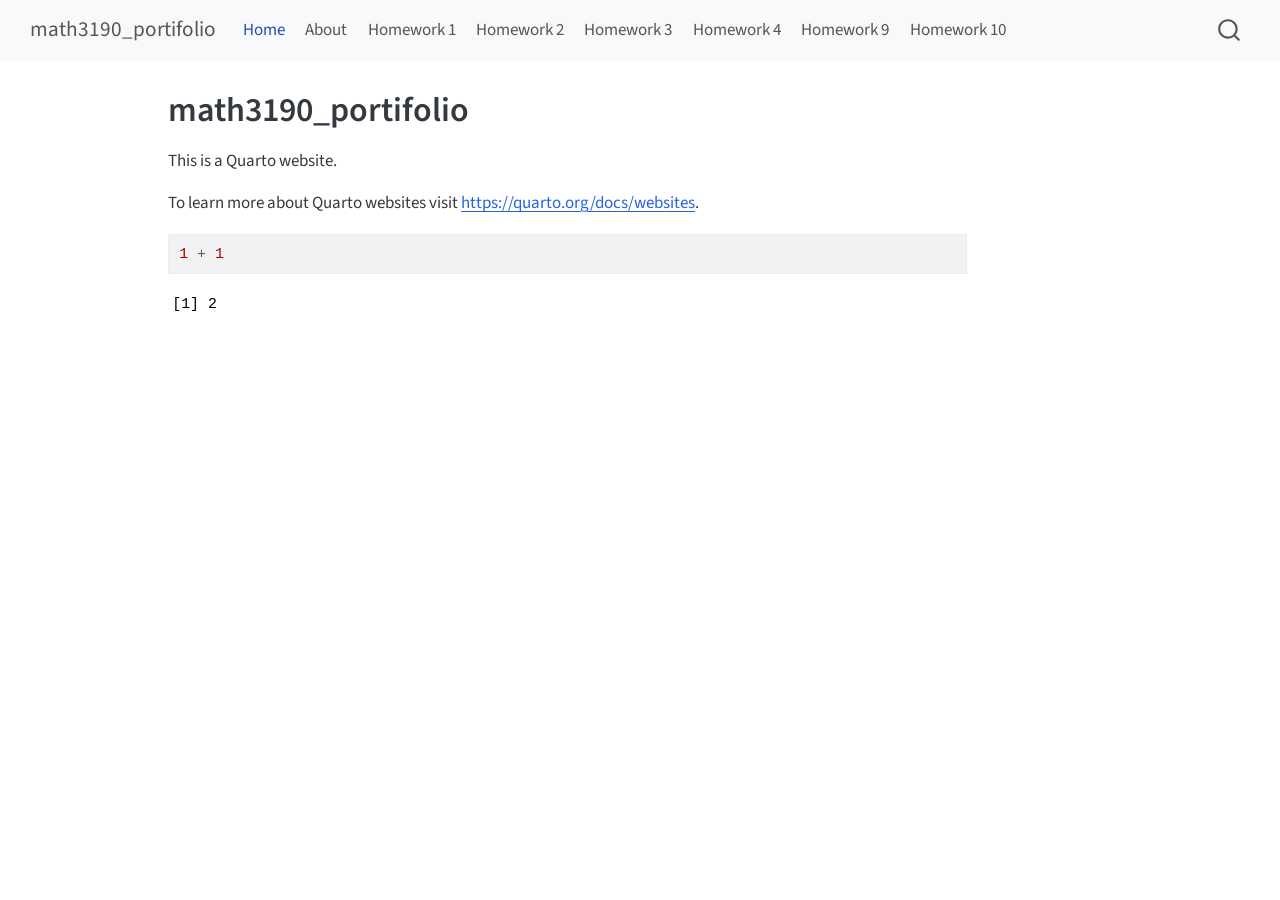
<file: math3190_portifolio/docs/index.html>
<!DOCTYPE html>
<html xmlns="http://www.w3.org/1999/xhtml" lang="en" xml:lang="en"><head>

<meta charset="utf-8">
<meta name="generator" content="quarto-1.8.27">

<meta name="viewport" content="width=device-width, initial-scale=1.0, user-scalable=yes">


<title>math3190_portifolio</title>
<style>
code{white-space: pre-wrap;}
span.smallcaps{font-variant: small-caps;}
div.columns{display: flex; gap: min(4vw, 1.5em);}
div.column{flex: auto; overflow-x: auto;}
div.hanging-indent{margin-left: 1.5em; text-indent: -1.5em;}
ul.task-list{list-style: none;}
ul.task-list li input[type="checkbox"] {
  width: 0.8em;
  margin: 0 0.8em 0.2em -1em; /* quarto-specific, see https://github.com/quarto-dev/quarto-cli/issues/4556 */ 
  vertical-align: middle;
}
/* CSS for syntax highlighting */
html { -webkit-text-size-adjust: 100%; }
pre > code.sourceCode { white-space: pre; position: relative; }
pre > code.sourceCode > span { display: inline-block; line-height: 1.25; }
pre > code.sourceCode > span:empty { height: 1.2em; }
.sourceCode { overflow: visible; }
code.sourceCode > span { color: inherit; text-decoration: inherit; }
div.sourceCode { margin: 1em 0; }
pre.sourceCode { margin: 0; }
@media screen {
div.sourceCode { overflow: auto; }
}
@media print {
pre > code.sourceCode { white-space: pre-wrap; }
pre > code.sourceCode > span { text-indent: -5em; padding-left: 5em; }
}
pre.numberSource code
  { counter-reset: source-line 0; }
pre.numberSource code > span
  { position: relative; left: -4em; counter-increment: source-line; }
pre.numberSource code > span > a:first-child::before
  { content: counter(source-line);
    position: relative; left: -1em; text-align: right; vertical-align: baseline;
    border: none; display: inline-block;
    -webkit-touch-callout: none; -webkit-user-select: none;
    -khtml-user-select: none; -moz-user-select: none;
    -ms-user-select: none; user-select: none;
    padding: 0 4px; width: 4em;
  }
pre.numberSource { margin-left: 3em;  padding-left: 4px; }
div.sourceCode
  {   }
@media screen {
pre > code.sourceCode > span > a:first-child::before { text-decoration: underline; }
}
</style>


<script src="site_libs/quarto-nav/quarto-nav.js"></script>
<script src="site_libs/quarto-nav/headroom.min.js"></script>
<script src="site_libs/clipboard/clipboard.min.js"></script>
<script src="site_libs/quarto-search/autocomplete.umd.js"></script>
<script src="site_libs/quarto-search/fuse.min.js"></script>
<script src="site_libs/quarto-search/quarto-search.js"></script>
<meta name="quarto:offset" content="./">
<script src="site_libs/quarto-html/quarto.js" type="module"></script>
<script src="site_libs/quarto-html/tabsets/tabsets.js" type="module"></script>
<script src="site_libs/quarto-html/axe/axe-check.js" type="module"></script>
<script src="site_libs/quarto-html/popper.min.js"></script>
<script src="site_libs/quarto-html/tippy.umd.min.js"></script>
<script src="site_libs/quarto-html/anchor.min.js"></script>
<link href="site_libs/quarto-html/tippy.css" rel="stylesheet">
<link href="site_libs/quarto-html/quarto-syntax-highlighting-ed96de9b727972fe78a7b5d16c58bf87.css" rel="stylesheet" id="quarto-text-highlighting-styles">
<script src="site_libs/bootstrap/bootstrap.min.js"></script>
<link href="site_libs/bootstrap/bootstrap-icons.css" rel="stylesheet">
<link href="site_libs/bootstrap/bootstrap-0183b09bc42c21f1dcc3c4a57f5787f4.min.css" rel="stylesheet" append-hash="true" id="quarto-bootstrap" data-mode="light">
<script id="quarto-search-options" type="application/json">{
  "location": "navbar",
  "copy-button": false,
  "collapse-after": 3,
  "panel-placement": "end",
  "type": "overlay",
  "limit": 50,
  "keyboard-shortcut": [
    "f",
    "/",
    "s"
  ],
  "show-item-context": false,
  "language": {
    "search-no-results-text": "No results",
    "search-matching-documents-text": "matching documents",
    "search-copy-link-title": "Copy link to search",
    "search-hide-matches-text": "Hide additional matches",
    "search-more-match-text": "more match in this document",
    "search-more-matches-text": "more matches in this document",
    "search-clear-button-title": "Clear",
    "search-text-placeholder": "",
    "search-detached-cancel-button-title": "Cancel",
    "search-submit-button-title": "Submit",
    "search-label": "Search"
  }
}</script>


<link rel="stylesheet" href="styles.css">
</head>

<body class="nav-fixed quarto-light">

<div id="quarto-search-results"></div>
  <header id="quarto-header" class="headroom fixed-top">
    <nav class="navbar navbar-expand-lg " data-bs-theme="dark">
      <div class="navbar-container container-fluid">
      <div class="navbar-brand-container mx-auto">
    <a class="navbar-brand" href="./index.html">
    <span class="navbar-title">math3190_portifolio</span>
    </a>
  </div>
            <div id="quarto-search" class="" title="Search"></div>
          <button class="navbar-toggler" type="button" data-bs-toggle="collapse" data-bs-target="#navbarCollapse" aria-controls="navbarCollapse" role="menu" aria-expanded="false" aria-label="Toggle navigation" onclick="if (window.quartoToggleHeadroom) { window.quartoToggleHeadroom(); }">
  <span class="navbar-toggler-icon"></span>
</button>
          <div class="collapse navbar-collapse" id="navbarCollapse">
            <ul class="navbar-nav navbar-nav-scroll me-auto">
  <li class="nav-item">
    <a class="nav-link active" href="./index.html" aria-current="page"> 
<span class="menu-text">Home</span></a>
  </li>  
  <li class="nav-item">
    <a class="nav-link" href="./about.html"> 
<span class="menu-text">About</span></a>
  </li>  
  <li class="nav-item">
    <a class="nav-link" href="./Homework/Homework 1.html"> 
<span class="menu-text">Homework 1</span></a>
  </li>  
  <li class="nav-item">
    <a class="nav-link" href="./Homework/Homework 2.html"> 
<span class="menu-text">Homework 2</span></a>
  </li>  
  <li class="nav-item">
    <a class="nav-link" href="./Homework/Homework 3.html"> 
<span class="menu-text">Homework 3</span></a>
  </li>  
  <li class="nav-item">
    <a class="nav-link" href="./Homework/Homework 4.html"> 
<span class="menu-text">Homework 4</span></a>
  </li>  
  <li class="nav-item">
    <a class="nav-link" href="./Homework/Homework 9.html"> 
<span class="menu-text">Homework 9</span></a>
  </li>  
  <li class="nav-item">
    <a class="nav-link" href="./Homework/Homework 10.html"> 
<span class="menu-text">Homework 10</span></a>
  </li>  
</ul>
          </div> <!-- /navcollapse -->
            <div class="quarto-navbar-tools">
</div>
      </div> <!-- /container-fluid -->
    </nav>
</header>
<!-- content -->
<div id="quarto-content" class="quarto-container page-columns page-rows-contents page-layout-article page-navbar">
<!-- sidebar -->
<!-- margin-sidebar -->
    <div id="quarto-margin-sidebar" class="sidebar margin-sidebar zindex-bottom">
        
    </div>
<!-- main -->
<main class="content" id="quarto-document-content">

<header id="title-block-header" class="quarto-title-block default">
<div class="quarto-title">
<h1 class="title">math3190_portifolio</h1>
</div>



<div class="quarto-title-meta">

    
  
    
  </div>
  


</header>


<p>This is a Quarto website.</p>
<p>To learn more about Quarto websites visit <a href="https://quarto.org/docs/websites" class="uri">https://quarto.org/docs/websites</a>.</p>
<div class="cell">
<div class="code-copy-outer-scaffold"><div class="sourceCode cell-code" id="cb1"><pre class="sourceCode r code-with-copy"><code class="sourceCode r"><span id="cb1-1"><a href="#cb1-1" aria-hidden="true" tabindex="-1"></a><span class="dv">1</span> <span class="sc">+</span> <span class="dv">1</span></span></code></pre></div><button title="Copy to Clipboard" class="code-copy-button"><i class="bi"></i></button></div>
<div class="cell-output cell-output-stdout">
<pre><code>[1] 2</code></pre>
</div>
</div>



</main> <!-- /main -->
<script id="quarto-html-after-body" type="application/javascript">
  window.document.addEventListener("DOMContentLoaded", function (event) {
    const icon = "";
    const anchorJS = new window.AnchorJS();
    anchorJS.options = {
      placement: 'right',
      icon: icon
    };
    anchorJS.add('.anchored');
    const isCodeAnnotation = (el) => {
      for (const clz of el.classList) {
        if (clz.startsWith('code-annotation-')) {                     
          return true;
        }
      }
      return false;
    }
    const onCopySuccess = function(e) {
      // button target
      const button = e.trigger;
      // don't keep focus
      button.blur();
      // flash "checked"
      button.classList.add('code-copy-button-checked');
      var currentTitle = button.getAttribute("title");
      button.setAttribute("title", "Copied!");
      let tooltip;
      if (window.bootstrap) {
        button.setAttribute("data-bs-toggle", "tooltip");
        button.setAttribute("data-bs-placement", "left");
        button.setAttribute("data-bs-title", "Copied!");
        tooltip = new bootstrap.Tooltip(button, 
          { trigger: "manual", 
            customClass: "code-copy-button-tooltip",
            offset: [0, -8]});
        tooltip.show();    
      }
      setTimeout(function() {
        if (tooltip) {
          tooltip.hide();
          button.removeAttribute("data-bs-title");
          button.removeAttribute("data-bs-toggle");
          button.removeAttribute("data-bs-placement");
        }
        button.setAttribute("title", currentTitle);
        button.classList.remove('code-copy-button-checked');
      }, 1000);
      // clear code selection
      e.clearSelection();
    }
    const getTextToCopy = function(trigger) {
      const outerScaffold = trigger.parentElement.cloneNode(true);
      const codeEl = outerScaffold.querySelector('code');
      for (const childEl of codeEl.children) {
        if (isCodeAnnotation(childEl)) {
          childEl.remove();
        }
      }
      return codeEl.innerText;
    }
    const clipboard = new window.ClipboardJS('.code-copy-button:not([data-in-quarto-modal])', {
      text: getTextToCopy
    });
    clipboard.on('success', onCopySuccess);
    if (window.document.getElementById('quarto-embedded-source-code-modal')) {
      const clipboardModal = new window.ClipboardJS('.code-copy-button[data-in-quarto-modal]', {
        text: getTextToCopy,
        container: window.document.getElementById('quarto-embedded-source-code-modal')
      });
      clipboardModal.on('success', onCopySuccess);
    }
      var localhostRegex = new RegExp(/^(?:http|https):\/\/localhost\:?[0-9]*\//);
      var mailtoRegex = new RegExp(/^mailto:/);
        var filterRegex = new RegExp('/' + window.location.host + '/');
      var isInternal = (href) => {
          return filterRegex.test(href) || localhostRegex.test(href) || mailtoRegex.test(href);
      }
      // Inspect non-navigation links and adorn them if external
     var links = window.document.querySelectorAll('a[href]:not(.nav-link):not(.navbar-brand):not(.toc-action):not(.sidebar-link):not(.sidebar-item-toggle):not(.pagination-link):not(.no-external):not([aria-hidden]):not(.dropdown-item):not(.quarto-navigation-tool):not(.about-link)');
      for (var i=0; i<links.length; i++) {
        const link = links[i];
        if (!isInternal(link.href)) {
          // undo the damage that might have been done by quarto-nav.js in the case of
          // links that we want to consider external
          if (link.dataset.originalHref !== undefined) {
            link.href = link.dataset.originalHref;
          }
        }
      }
    function tippyHover(el, contentFn, onTriggerFn, onUntriggerFn) {
      const config = {
        allowHTML: true,
        maxWidth: 500,
        delay: 100,
        arrow: false,
        appendTo: function(el) {
            return el.parentElement;
        },
        interactive: true,
        interactiveBorder: 10,
        theme: 'quarto',
        placement: 'bottom-start',
      };
      if (contentFn) {
        config.content = contentFn;
      }
      if (onTriggerFn) {
        config.onTrigger = onTriggerFn;
      }
      if (onUntriggerFn) {
        config.onUntrigger = onUntriggerFn;
      }
      window.tippy(el, config); 
    }
    const noterefs = window.document.querySelectorAll('a[role="doc-noteref"]');
    for (var i=0; i<noterefs.length; i++) {
      const ref = noterefs[i];
      tippyHover(ref, function() {
        // use id or data attribute instead here
        let href = ref.getAttribute('data-footnote-href') || ref.getAttribute('href');
        try { href = new URL(href).hash; } catch {}
        const id = href.replace(/^#\/?/, "");
        const note = window.document.getElementById(id);
        if (note) {
          return note.innerHTML;
        } else {
          return "";
        }
      });
    }
    const xrefs = window.document.querySelectorAll('a.quarto-xref');
    const processXRef = (id, note) => {
      // Strip column container classes
      const stripColumnClz = (el) => {
        el.classList.remove("page-full", "page-columns");
        if (el.children) {
          for (const child of el.children) {
            stripColumnClz(child);
          }
        }
      }
      stripColumnClz(note)
      if (id === null || id.startsWith('sec-')) {
        // Special case sections, only their first couple elements
        const container = document.createElement("div");
        if (note.children && note.children.length > 2) {
          container.appendChild(note.children[0].cloneNode(true));
          for (let i = 1; i < note.children.length; i++) {
            const child = note.children[i];
            if (child.tagName === "P" && child.innerText === "") {
              continue;
            } else {
              container.appendChild(child.cloneNode(true));
              break;
            }
          }
          if (window.Quarto?.typesetMath) {
            window.Quarto.typesetMath(container);
          }
          return container.innerHTML
        } else {
          if (window.Quarto?.typesetMath) {
            window.Quarto.typesetMath(note);
          }
          return note.innerHTML;
        }
      } else {
        // Remove any anchor links if they are present
        const anchorLink = note.querySelector('a.anchorjs-link');
        if (anchorLink) {
          anchorLink.remove();
        }
        if (window.Quarto?.typesetMath) {
          window.Quarto.typesetMath(note);
        }
        if (note.classList.contains("callout")) {
          return note.outerHTML;
        } else {
          return note.innerHTML;
        }
      }
    }
    for (var i=0; i<xrefs.length; i++) {
      const xref = xrefs[i];
      tippyHover(xref, undefined, function(instance) {
        instance.disable();
        let url = xref.getAttribute('href');
        let hash = undefined; 
        if (url.startsWith('#')) {
          hash = url;
        } else {
          try { hash = new URL(url).hash; } catch {}
        }
        if (hash) {
          const id = hash.replace(/^#\/?/, "");
          const note = window.document.getElementById(id);
          if (note !== null) {
            try {
              const html = processXRef(id, note.cloneNode(true));
              instance.setContent(html);
            } finally {
              instance.enable();
              instance.show();
            }
          } else {
            // See if we can fetch this
            fetch(url.split('#')[0])
            .then(res => res.text())
            .then(html => {
              const parser = new DOMParser();
              const htmlDoc = parser.parseFromString(html, "text/html");
              const note = htmlDoc.getElementById(id);
              if (note !== null) {
                const html = processXRef(id, note);
                instance.setContent(html);
              } 
            }).finally(() => {
              instance.enable();
              instance.show();
            });
          }
        } else {
          // See if we can fetch a full url (with no hash to target)
          // This is a special case and we should probably do some content thinning / targeting
          fetch(url)
          .then(res => res.text())
          .then(html => {
            const parser = new DOMParser();
            const htmlDoc = parser.parseFromString(html, "text/html");
            const note = htmlDoc.querySelector('main.content');
            if (note !== null) {
              // This should only happen for chapter cross references
              // (since there is no id in the URL)
              // remove the first header
              if (note.children.length > 0 && note.children[0].tagName === "HEADER") {
                note.children[0].remove();
              }
              const html = processXRef(null, note);
              instance.setContent(html);
            } 
          }).finally(() => {
            instance.enable();
            instance.show();
          });
        }
      }, function(instance) {
      });
    }
        let selectedAnnoteEl;
        const selectorForAnnotation = ( cell, annotation) => {
          let cellAttr = 'data-code-cell="' + cell + '"';
          let lineAttr = 'data-code-annotation="' +  annotation + '"';
          const selector = 'span[' + cellAttr + '][' + lineAttr + ']';
          return selector;
        }
        const selectCodeLines = (annoteEl) => {
          const doc = window.document;
          const targetCell = annoteEl.getAttribute("data-target-cell");
          const targetAnnotation = annoteEl.getAttribute("data-target-annotation");
          const annoteSpan = window.document.querySelector(selectorForAnnotation(targetCell, targetAnnotation));
          const lines = annoteSpan.getAttribute("data-code-lines").split(",");
          const lineIds = lines.map((line) => {
            return targetCell + "-" + line;
          })
          let top = null;
          let height = null;
          let parent = null;
          if (lineIds.length > 0) {
              //compute the position of the single el (top and bottom and make a div)
              const el = window.document.getElementById(lineIds[0]);
              top = el.offsetTop;
              height = el.offsetHeight;
              parent = el.parentElement.parentElement;
            if (lineIds.length > 1) {
              const lastEl = window.document.getElementById(lineIds[lineIds.length - 1]);
              const bottom = lastEl.offsetTop + lastEl.offsetHeight;
              height = bottom - top;
            }
            if (top !== null && height !== null && parent !== null) {
              // cook up a div (if necessary) and position it 
              let div = window.document.getElementById("code-annotation-line-highlight");
              if (div === null) {
                div = window.document.createElement("div");
                div.setAttribute("id", "code-annotation-line-highlight");
                div.style.position = 'absolute';
                parent.appendChild(div);
              }
              div.style.top = top - 2 + "px";
              div.style.height = height + 4 + "px";
              div.style.left = 0;
              let gutterDiv = window.document.getElementById("code-annotation-line-highlight-gutter");
              if (gutterDiv === null) {
                gutterDiv = window.document.createElement("div");
                gutterDiv.setAttribute("id", "code-annotation-line-highlight-gutter");
                gutterDiv.style.position = 'absolute';
                const codeCell = window.document.getElementById(targetCell);
                const gutter = codeCell.querySelector('.code-annotation-gutter');
                gutter.appendChild(gutterDiv);
              }
              gutterDiv.style.top = top - 2 + "px";
              gutterDiv.style.height = height + 4 + "px";
            }
            selectedAnnoteEl = annoteEl;
          }
        };
        const unselectCodeLines = () => {
          const elementsIds = ["code-annotation-line-highlight", "code-annotation-line-highlight-gutter"];
          elementsIds.forEach((elId) => {
            const div = window.document.getElementById(elId);
            if (div) {
              div.remove();
            }
          });
          selectedAnnoteEl = undefined;
        };
          // Handle positioning of the toggle
      window.addEventListener(
        "resize",
        throttle(() => {
          elRect = undefined;
          if (selectedAnnoteEl) {
            selectCodeLines(selectedAnnoteEl);
          }
        }, 10)
      );
      function throttle(fn, ms) {
      let throttle = false;
      let timer;
        return (...args) => {
          if(!throttle) { // first call gets through
              fn.apply(this, args);
              throttle = true;
          } else { // all the others get throttled
              if(timer) clearTimeout(timer); // cancel #2
              timer = setTimeout(() => {
                fn.apply(this, args);
                timer = throttle = false;
              }, ms);
          }
        };
      }
        // Attach click handler to the DT
        const annoteDls = window.document.querySelectorAll('dt[data-target-cell]');
        for (const annoteDlNode of annoteDls) {
          annoteDlNode.addEventListener('click', (event) => {
            const clickedEl = event.target;
            if (clickedEl !== selectedAnnoteEl) {
              unselectCodeLines();
              const activeEl = window.document.querySelector('dt[data-target-cell].code-annotation-active');
              if (activeEl) {
                activeEl.classList.remove('code-annotation-active');
              }
              selectCodeLines(clickedEl);
              clickedEl.classList.add('code-annotation-active');
            } else {
              // Unselect the line
              unselectCodeLines();
              clickedEl.classList.remove('code-annotation-active');
            }
          });
        }
    const findCites = (el) => {
      const parentEl = el.parentElement;
      if (parentEl) {
        const cites = parentEl.dataset.cites;
        if (cites) {
          return {
            el,
            cites: cites.split(' ')
          };
        } else {
          return findCites(el.parentElement)
        }
      } else {
        return undefined;
      }
    };
    var bibliorefs = window.document.querySelectorAll('a[role="doc-biblioref"]');
    for (var i=0; i<bibliorefs.length; i++) {
      const ref = bibliorefs[i];
      const citeInfo = findCites(ref);
      if (citeInfo) {
        tippyHover(citeInfo.el, function() {
          var popup = window.document.createElement('div');
          citeInfo.cites.forEach(function(cite) {
            var citeDiv = window.document.createElement('div');
            citeDiv.classList.add('hanging-indent');
            citeDiv.classList.add('csl-entry');
            var biblioDiv = window.document.getElementById('ref-' + cite);
            if (biblioDiv) {
              citeDiv.innerHTML = biblioDiv.innerHTML;
            }
            popup.appendChild(citeDiv);
          });
          return popup.innerHTML;
        });
      }
    }
  });
  </script>
</div> <!-- /content -->




</body></html>
</file>
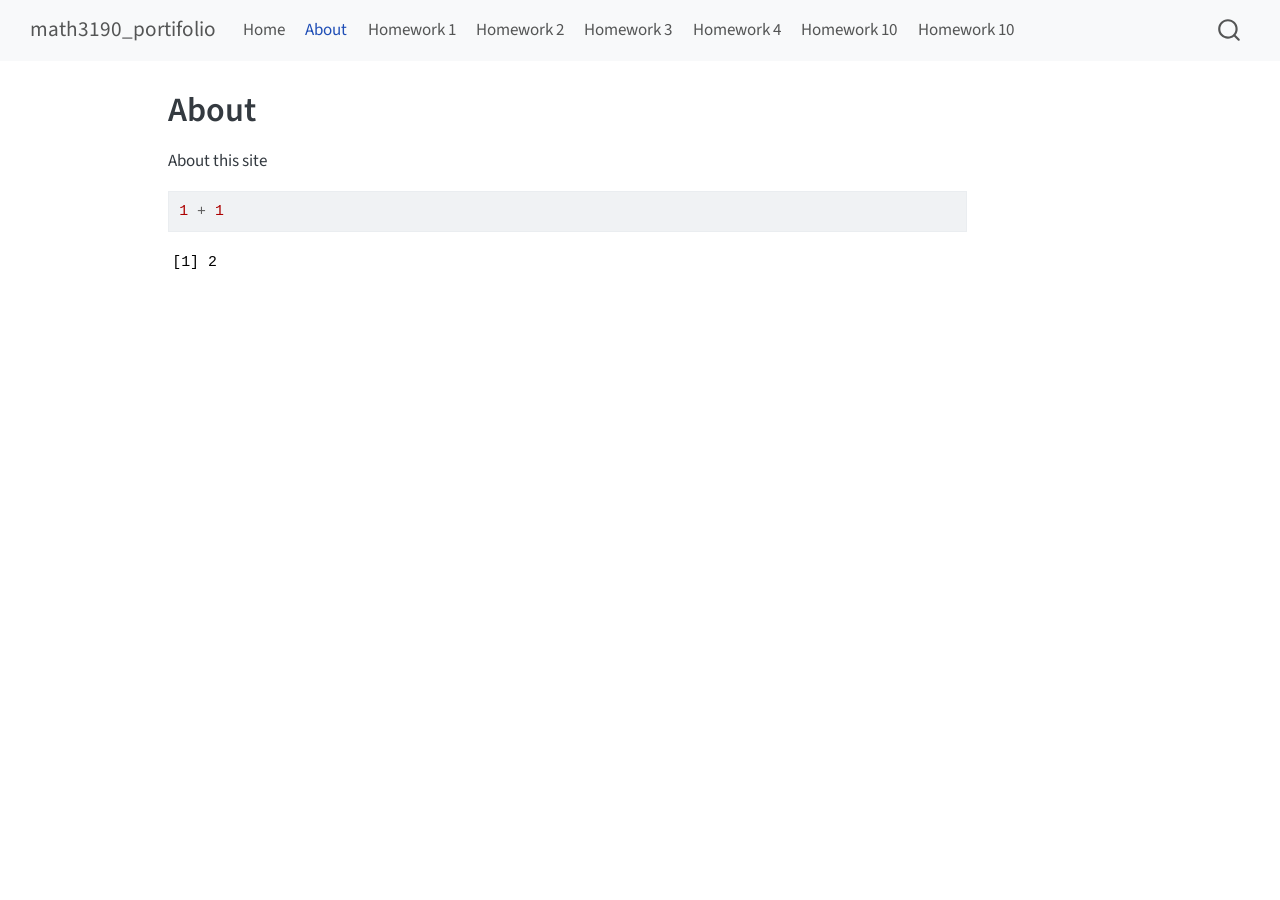
<file: math3190_portifolio/docs/about.html>
<!DOCTYPE html>
<html xmlns="http://www.w3.org/1999/xhtml" lang="en" xml:lang="en"><head>

<meta charset="utf-8">
<meta name="generator" content="quarto-1.8.27">

<meta name="viewport" content="width=device-width, initial-scale=1.0, user-scalable=yes">


<title>About – math3190_portifolio</title>
<style>
code{white-space: pre-wrap;}
span.smallcaps{font-variant: small-caps;}
div.columns{display: flex; gap: min(4vw, 1.5em);}
div.column{flex: auto; overflow-x: auto;}
div.hanging-indent{margin-left: 1.5em; text-indent: -1.5em;}
ul.task-list{list-style: none;}
ul.task-list li input[type="checkbox"] {
  width: 0.8em;
  margin: 0 0.8em 0.2em -1em; /* quarto-specific, see https://github.com/quarto-dev/quarto-cli/issues/4556 */ 
  vertical-align: middle;
}
/* CSS for syntax highlighting */
html { -webkit-text-size-adjust: 100%; }
pre > code.sourceCode { white-space: pre; position: relative; }
pre > code.sourceCode > span { display: inline-block; line-height: 1.25; }
pre > code.sourceCode > span:empty { height: 1.2em; }
.sourceCode { overflow: visible; }
code.sourceCode > span { color: inherit; text-decoration: inherit; }
div.sourceCode { margin: 1em 0; }
pre.sourceCode { margin: 0; }
@media screen {
div.sourceCode { overflow: auto; }
}
@media print {
pre > code.sourceCode { white-space: pre-wrap; }
pre > code.sourceCode > span { text-indent: -5em; padding-left: 5em; }
}
pre.numberSource code
  { counter-reset: source-line 0; }
pre.numberSource code > span
  { position: relative; left: -4em; counter-increment: source-line; }
pre.numberSource code > span > a:first-child::before
  { content: counter(source-line);
    position: relative; left: -1em; text-align: right; vertical-align: baseline;
    border: none; display: inline-block;
    -webkit-touch-callout: none; -webkit-user-select: none;
    -khtml-user-select: none; -moz-user-select: none;
    -ms-user-select: none; user-select: none;
    padding: 0 4px; width: 4em;
  }
pre.numberSource { margin-left: 3em;  padding-left: 4px; }
div.sourceCode
  {   }
@media screen {
pre > code.sourceCode > span > a:first-child::before { text-decoration: underline; }
}
</style>


<script src="site_libs/quarto-nav/quarto-nav.js"></script>
<script src="site_libs/quarto-nav/headroom.min.js"></script>
<script src="site_libs/clipboard/clipboard.min.js"></script>
<script src="site_libs/quarto-search/autocomplete.umd.js"></script>
<script src="site_libs/quarto-search/fuse.min.js"></script>
<script src="site_libs/quarto-search/quarto-search.js"></script>
<meta name="quarto:offset" content="./">
<script src="site_libs/quarto-html/quarto.js" type="module"></script>
<script src="site_libs/quarto-html/tabsets/tabsets.js" type="module"></script>
<script src="site_libs/quarto-html/axe/axe-check.js" type="module"></script>
<script src="site_libs/quarto-html/popper.min.js"></script>
<script src="site_libs/quarto-html/tippy.umd.min.js"></script>
<script src="site_libs/quarto-html/anchor.min.js"></script>
<link href="site_libs/quarto-html/tippy.css" rel="stylesheet">
<link href="site_libs/quarto-html/quarto-syntax-highlighting-ed96de9b727972fe78a7b5d16c58bf87.css" rel="stylesheet" id="quarto-text-highlighting-styles">
<script src="site_libs/bootstrap/bootstrap.min.js"></script>
<link href="site_libs/bootstrap/bootstrap-icons.css" rel="stylesheet">
<link href="site_libs/bootstrap/bootstrap-0183b09bc42c21f1dcc3c4a57f5787f4.min.css" rel="stylesheet" append-hash="true" id="quarto-bootstrap" data-mode="light">
<script id="quarto-search-options" type="application/json">{
  "location": "navbar",
  "copy-button": false,
  "collapse-after": 3,
  "panel-placement": "end",
  "type": "overlay",
  "limit": 50,
  "keyboard-shortcut": [
    "f",
    "/",
    "s"
  ],
  "show-item-context": false,
  "language": {
    "search-no-results-text": "No results",
    "search-matching-documents-text": "matching documents",
    "search-copy-link-title": "Copy link to search",
    "search-hide-matches-text": "Hide additional matches",
    "search-more-match-text": "more match in this document",
    "search-more-matches-text": "more matches in this document",
    "search-clear-button-title": "Clear",
    "search-text-placeholder": "",
    "search-detached-cancel-button-title": "Cancel",
    "search-submit-button-title": "Submit",
    "search-label": "Search"
  }
}</script>


<link rel="stylesheet" href="styles.css">
</head>

<body class="nav-fixed quarto-light">

<div id="quarto-search-results"></div>
  <header id="quarto-header" class="headroom fixed-top">
    <nav class="navbar navbar-expand-lg " data-bs-theme="dark">
      <div class="navbar-container container-fluid">
      <div class="navbar-brand-container mx-auto">
    <a class="navbar-brand" href="./index.html">
    <span class="navbar-title">math3190_portifolio</span>
    </a>
  </div>
            <div id="quarto-search" class="" title="Search"></div>
          <button class="navbar-toggler" type="button" data-bs-toggle="collapse" data-bs-target="#navbarCollapse" aria-controls="navbarCollapse" role="menu" aria-expanded="false" aria-label="Toggle navigation" onclick="if (window.quartoToggleHeadroom) { window.quartoToggleHeadroom(); }">
  <span class="navbar-toggler-icon"></span>
</button>
          <div class="collapse navbar-collapse" id="navbarCollapse">
            <ul class="navbar-nav navbar-nav-scroll me-auto">
  <li class="nav-item">
    <a class="nav-link" href="./index.html"> 
<span class="menu-text">Home</span></a>
  </li>  
  <li class="nav-item">
    <a class="nav-link active" href="./about.html" aria-current="page"> 
<span class="menu-text">About</span></a>
  </li>  
  <li class="nav-item">
    <a class="nav-link" href="./Homework/Homework 1.html"> 
<span class="menu-text">Homework 1</span></a>
  </li>  
  <li class="nav-item">
    <a class="nav-link" href="./Homework/Homework 2.html"> 
<span class="menu-text">Homework 2</span></a>
  </li>  
  <li class="nav-item">
    <a class="nav-link" href="./Homework/Homework 3.html"> 
<span class="menu-text">Homework 3</span></a>
  </li>  
  <li class="nav-item">
    <a class="nav-link" href="./Homework/Homework 4.html"> 
<span class="menu-text">Homework 4</span></a>
  </li>  
  <li class="nav-item">
    <a class="nav-link" href="./Homework/Homework 9.html"> 
<span class="menu-text">Homework 10</span></a>
  </li>  
  <li class="nav-item">
    <a class="nav-link" href="./Homework/Homework 10.html"> 
<span class="menu-text">Homework 10</span></a>
  </li>  
</ul>
          </div> <!-- /navcollapse -->
            <div class="quarto-navbar-tools">
</div>
      </div> <!-- /container-fluid -->
    </nav>
</header>
<!-- content -->
<div id="quarto-content" class="quarto-container page-columns page-rows-contents page-layout-article page-navbar">
<!-- sidebar -->
<!-- margin-sidebar -->
    <div id="quarto-margin-sidebar" class="sidebar margin-sidebar zindex-bottom">
        
    </div>
<!-- main -->
<main class="content" id="quarto-document-content">

<header id="title-block-header" class="quarto-title-block default">
<div class="quarto-title">
<h1 class="title">About</h1>
</div>



<div class="quarto-title-meta">

    
  
    
  </div>
  


</header>


<p>About this site</p>
<div class="cell">
<div class="code-copy-outer-scaffold"><div class="sourceCode cell-code" id="cb1"><pre class="sourceCode r code-with-copy"><code class="sourceCode r"><span id="cb1-1"><a href="#cb1-1" aria-hidden="true" tabindex="-1"></a><span class="dv">1</span> <span class="sc">+</span> <span class="dv">1</span></span></code></pre></div><button title="Copy to Clipboard" class="code-copy-button"><i class="bi"></i></button></div>
<div class="cell-output cell-output-stdout">
<pre><code>[1] 2</code></pre>
</div>
</div>



</main> <!-- /main -->
<script id="quarto-html-after-body" type="application/javascript">
  window.document.addEventListener("DOMContentLoaded", function (event) {
    const icon = "";
    const anchorJS = new window.AnchorJS();
    anchorJS.options = {
      placement: 'right',
      icon: icon
    };
    anchorJS.add('.anchored');
    const isCodeAnnotation = (el) => {
      for (const clz of el.classList) {
        if (clz.startsWith('code-annotation-')) {                     
          return true;
        }
      }
      return false;
    }
    const onCopySuccess = function(e) {
      // button target
      const button = e.trigger;
      // don't keep focus
      button.blur();
      // flash "checked"
      button.classList.add('code-copy-button-checked');
      var currentTitle = button.getAttribute("title");
      button.setAttribute("title", "Copied!");
      let tooltip;
      if (window.bootstrap) {
        button.setAttribute("data-bs-toggle", "tooltip");
        button.setAttribute("data-bs-placement", "left");
        button.setAttribute("data-bs-title", "Copied!");
        tooltip = new bootstrap.Tooltip(button, 
          { trigger: "manual", 
            customClass: "code-copy-button-tooltip",
            offset: [0, -8]});
        tooltip.show();    
      }
      setTimeout(function() {
        if (tooltip) {
          tooltip.hide();
          button.removeAttribute("data-bs-title");
          button.removeAttribute("data-bs-toggle");
          button.removeAttribute("data-bs-placement");
        }
        button.setAttribute("title", currentTitle);
        button.classList.remove('code-copy-button-checked');
      }, 1000);
      // clear code selection
      e.clearSelection();
    }
    const getTextToCopy = function(trigger) {
      const outerScaffold = trigger.parentElement.cloneNode(true);
      const codeEl = outerScaffold.querySelector('code');
      for (const childEl of codeEl.children) {
        if (isCodeAnnotation(childEl)) {
          childEl.remove();
        }
      }
      return codeEl.innerText;
    }
    const clipboard = new window.ClipboardJS('.code-copy-button:not([data-in-quarto-modal])', {
      text: getTextToCopy
    });
    clipboard.on('success', onCopySuccess);
    if (window.document.getElementById('quarto-embedded-source-code-modal')) {
      const clipboardModal = new window.ClipboardJS('.code-copy-button[data-in-quarto-modal]', {
        text: getTextToCopy,
        container: window.document.getElementById('quarto-embedded-source-code-modal')
      });
      clipboardModal.on('success', onCopySuccess);
    }
      var localhostRegex = new RegExp(/^(?:http|https):\/\/localhost\:?[0-9]*\//);
      var mailtoRegex = new RegExp(/^mailto:/);
        var filterRegex = new RegExp('/' + window.location.host + '/');
      var isInternal = (href) => {
          return filterRegex.test(href) || localhostRegex.test(href) || mailtoRegex.test(href);
      }
      // Inspect non-navigation links and adorn them if external
     var links = window.document.querySelectorAll('a[href]:not(.nav-link):not(.navbar-brand):not(.toc-action):not(.sidebar-link):not(.sidebar-item-toggle):not(.pagination-link):not(.no-external):not([aria-hidden]):not(.dropdown-item):not(.quarto-navigation-tool):not(.about-link)');
      for (var i=0; i<links.length; i++) {
        const link = links[i];
        if (!isInternal(link.href)) {
          // undo the damage that might have been done by quarto-nav.js in the case of
          // links that we want to consider external
          if (link.dataset.originalHref !== undefined) {
            link.href = link.dataset.originalHref;
          }
        }
      }
    function tippyHover(el, contentFn, onTriggerFn, onUntriggerFn) {
      const config = {
        allowHTML: true,
        maxWidth: 500,
        delay: 100,
        arrow: false,
        appendTo: function(el) {
            return el.parentElement;
        },
        interactive: true,
        interactiveBorder: 10,
        theme: 'quarto',
        placement: 'bottom-start',
      };
      if (contentFn) {
        config.content = contentFn;
      }
      if (onTriggerFn) {
        config.onTrigger = onTriggerFn;
      }
      if (onUntriggerFn) {
        config.onUntrigger = onUntriggerFn;
      }
      window.tippy(el, config); 
    }
    const noterefs = window.document.querySelectorAll('a[role="doc-noteref"]');
    for (var i=0; i<noterefs.length; i++) {
      const ref = noterefs[i];
      tippyHover(ref, function() {
        // use id or data attribute instead here
        let href = ref.getAttribute('data-footnote-href') || ref.getAttribute('href');
        try { href = new URL(href).hash; } catch {}
        const id = href.replace(/^#\/?/, "");
        const note = window.document.getElementById(id);
        if (note) {
          return note.innerHTML;
        } else {
          return "";
        }
      });
    }
    const xrefs = window.document.querySelectorAll('a.quarto-xref');
    const processXRef = (id, note) => {
      // Strip column container classes
      const stripColumnClz = (el) => {
        el.classList.remove("page-full", "page-columns");
        if (el.children) {
          for (const child of el.children) {
            stripColumnClz(child);
          }
        }
      }
      stripColumnClz(note)
      if (id === null || id.startsWith('sec-')) {
        // Special case sections, only their first couple elements
        const container = document.createElement("div");
        if (note.children && note.children.length > 2) {
          container.appendChild(note.children[0].cloneNode(true));
          for (let i = 1; i < note.children.length; i++) {
            const child = note.children[i];
            if (child.tagName === "P" && child.innerText === "") {
              continue;
            } else {
              container.appendChild(child.cloneNode(true));
              break;
            }
          }
          if (window.Quarto?.typesetMath) {
            window.Quarto.typesetMath(container);
          }
          return container.innerHTML
        } else {
          if (window.Quarto?.typesetMath) {
            window.Quarto.typesetMath(note);
          }
          return note.innerHTML;
        }
      } else {
        // Remove any anchor links if they are present
        const anchorLink = note.querySelector('a.anchorjs-link');
        if (anchorLink) {
          anchorLink.remove();
        }
        if (window.Quarto?.typesetMath) {
          window.Quarto.typesetMath(note);
        }
        if (note.classList.contains("callout")) {
          return note.outerHTML;
        } else {
          return note.innerHTML;
        }
      }
    }
    for (var i=0; i<xrefs.length; i++) {
      const xref = xrefs[i];
      tippyHover(xref, undefined, function(instance) {
        instance.disable();
        let url = xref.getAttribute('href');
        let hash = undefined; 
        if (url.startsWith('#')) {
          hash = url;
        } else {
          try { hash = new URL(url).hash; } catch {}
        }
        if (hash) {
          const id = hash.replace(/^#\/?/, "");
          const note = window.document.getElementById(id);
          if (note !== null) {
            try {
              const html = processXRef(id, note.cloneNode(true));
              instance.setContent(html);
            } finally {
              instance.enable();
              instance.show();
            }
          } else {
            // See if we can fetch this
            fetch(url.split('#')[0])
            .then(res => res.text())
            .then(html => {
              const parser = new DOMParser();
              const htmlDoc = parser.parseFromString(html, "text/html");
              const note = htmlDoc.getElementById(id);
              if (note !== null) {
                const html = processXRef(id, note);
                instance.setContent(html);
              } 
            }).finally(() => {
              instance.enable();
              instance.show();
            });
          }
        } else {
          // See if we can fetch a full url (with no hash to target)
          // This is a special case and we should probably do some content thinning / targeting
          fetch(url)
          .then(res => res.text())
          .then(html => {
            const parser = new DOMParser();
            const htmlDoc = parser.parseFromString(html, "text/html");
            const note = htmlDoc.querySelector('main.content');
            if (note !== null) {
              // This should only happen for chapter cross references
              // (since there is no id in the URL)
              // remove the first header
              if (note.children.length > 0 && note.children[0].tagName === "HEADER") {
                note.children[0].remove();
              }
              const html = processXRef(null, note);
              instance.setContent(html);
            } 
          }).finally(() => {
            instance.enable();
            instance.show();
          });
        }
      }, function(instance) {
      });
    }
        let selectedAnnoteEl;
        const selectorForAnnotation = ( cell, annotation) => {
          let cellAttr = 'data-code-cell="' + cell + '"';
          let lineAttr = 'data-code-annotation="' +  annotation + '"';
          const selector = 'span[' + cellAttr + '][' + lineAttr + ']';
          return selector;
        }
        const selectCodeLines = (annoteEl) => {
          const doc = window.document;
          const targetCell = annoteEl.getAttribute("data-target-cell");
          const targetAnnotation = annoteEl.getAttribute("data-target-annotation");
          const annoteSpan = window.document.querySelector(selectorForAnnotation(targetCell, targetAnnotation));
          const lines = annoteSpan.getAttribute("data-code-lines").split(",");
          const lineIds = lines.map((line) => {
            return targetCell + "-" + line;
          })
          let top = null;
          let height = null;
          let parent = null;
          if (lineIds.length > 0) {
              //compute the position of the single el (top and bottom and make a div)
              const el = window.document.getElementById(lineIds[0]);
              top = el.offsetTop;
              height = el.offsetHeight;
              parent = el.parentElement.parentElement;
            if (lineIds.length > 1) {
              const lastEl = window.document.getElementById(lineIds[lineIds.length - 1]);
              const bottom = lastEl.offsetTop + lastEl.offsetHeight;
              height = bottom - top;
            }
            if (top !== null && height !== null && parent !== null) {
              // cook up a div (if necessary) and position it 
              let div = window.document.getElementById("code-annotation-line-highlight");
              if (div === null) {
                div = window.document.createElement("div");
                div.setAttribute("id", "code-annotation-line-highlight");
                div.style.position = 'absolute';
                parent.appendChild(div);
              }
              div.style.top = top - 2 + "px";
              div.style.height = height + 4 + "px";
              div.style.left = 0;
              let gutterDiv = window.document.getElementById("code-annotation-line-highlight-gutter");
              if (gutterDiv === null) {
                gutterDiv = window.document.createElement("div");
                gutterDiv.setAttribute("id", "code-annotation-line-highlight-gutter");
                gutterDiv.style.position = 'absolute';
                const codeCell = window.document.getElementById(targetCell);
                const gutter = codeCell.querySelector('.code-annotation-gutter');
                gutter.appendChild(gutterDiv);
              }
              gutterDiv.style.top = top - 2 + "px";
              gutterDiv.style.height = height + 4 + "px";
            }
            selectedAnnoteEl = annoteEl;
          }
        };
        const unselectCodeLines = () => {
          const elementsIds = ["code-annotation-line-highlight", "code-annotation-line-highlight-gutter"];
          elementsIds.forEach((elId) => {
            const div = window.document.getElementById(elId);
            if (div) {
              div.remove();
            }
          });
          selectedAnnoteEl = undefined;
        };
          // Handle positioning of the toggle
      window.addEventListener(
        "resize",
        throttle(() => {
          elRect = undefined;
          if (selectedAnnoteEl) {
            selectCodeLines(selectedAnnoteEl);
          }
        }, 10)
      );
      function throttle(fn, ms) {
      let throttle = false;
      let timer;
        return (...args) => {
          if(!throttle) { // first call gets through
              fn.apply(this, args);
              throttle = true;
          } else { // all the others get throttled
              if(timer) clearTimeout(timer); // cancel #2
              timer = setTimeout(() => {
                fn.apply(this, args);
                timer = throttle = false;
              }, ms);
          }
        };
      }
        // Attach click handler to the DT
        const annoteDls = window.document.querySelectorAll('dt[data-target-cell]');
        for (const annoteDlNode of annoteDls) {
          annoteDlNode.addEventListener('click', (event) => {
            const clickedEl = event.target;
            if (clickedEl !== selectedAnnoteEl) {
              unselectCodeLines();
              const activeEl = window.document.querySelector('dt[data-target-cell].code-annotation-active');
              if (activeEl) {
                activeEl.classList.remove('code-annotation-active');
              }
              selectCodeLines(clickedEl);
              clickedEl.classList.add('code-annotation-active');
            } else {
              // Unselect the line
              unselectCodeLines();
              clickedEl.classList.remove('code-annotation-active');
            }
          });
        }
    const findCites = (el) => {
      const parentEl = el.parentElement;
      if (parentEl) {
        const cites = parentEl.dataset.cites;
        if (cites) {
          return {
            el,
            cites: cites.split(' ')
          };
        } else {
          return findCites(el.parentElement)
        }
      } else {
        return undefined;
      }
    };
    var bibliorefs = window.document.querySelectorAll('a[role="doc-biblioref"]');
    for (var i=0; i<bibliorefs.length; i++) {
      const ref = bibliorefs[i];
      const citeInfo = findCites(ref);
      if (citeInfo) {
        tippyHover(citeInfo.el, function() {
          var popup = window.document.createElement('div');
          citeInfo.cites.forEach(function(cite) {
            var citeDiv = window.document.createElement('div');
            citeDiv.classList.add('hanging-indent');
            citeDiv.classList.add('csl-entry');
            var biblioDiv = window.document.getElementById('ref-' + cite);
            if (biblioDiv) {
              citeDiv.innerHTML = biblioDiv.innerHTML;
            }
            popup.appendChild(citeDiv);
          });
          return popup.innerHTML;
        });
      }
    }
  });
  </script>
</div> <!-- /content -->




</body></html>
</file>
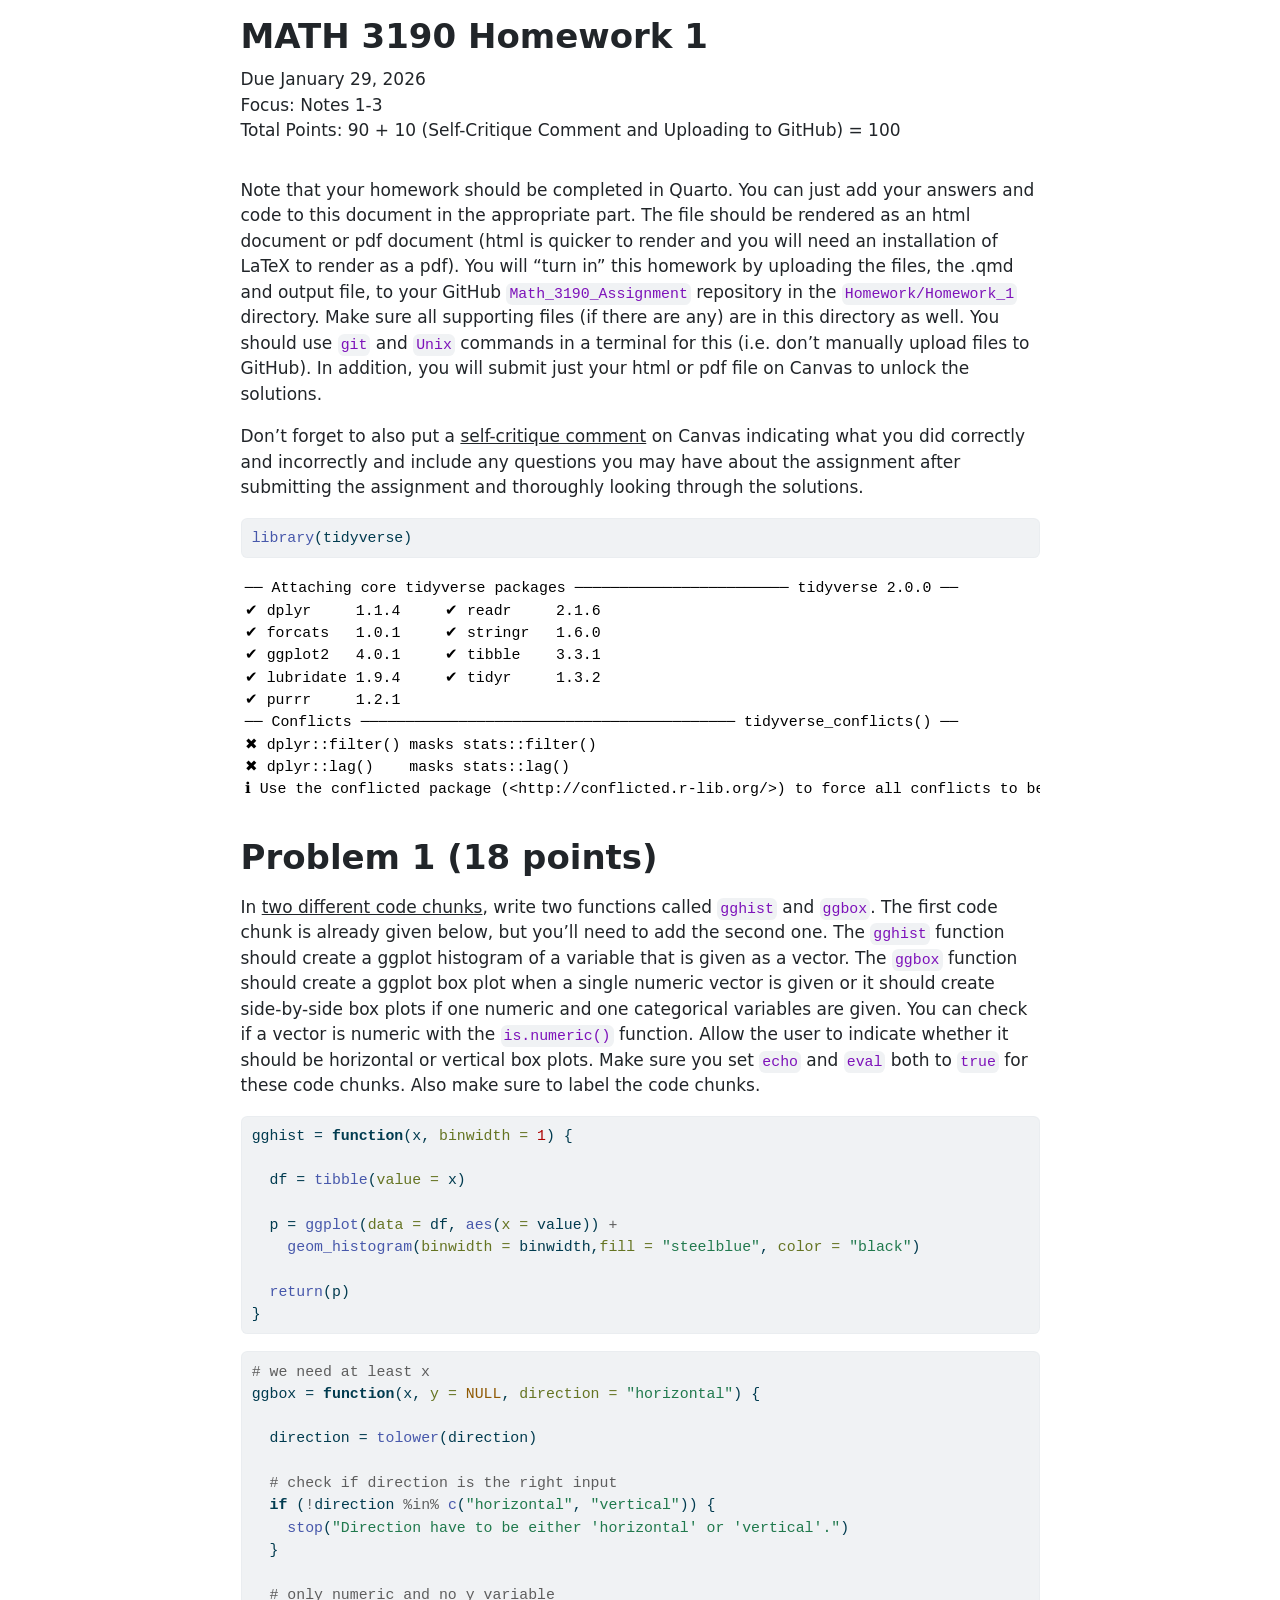
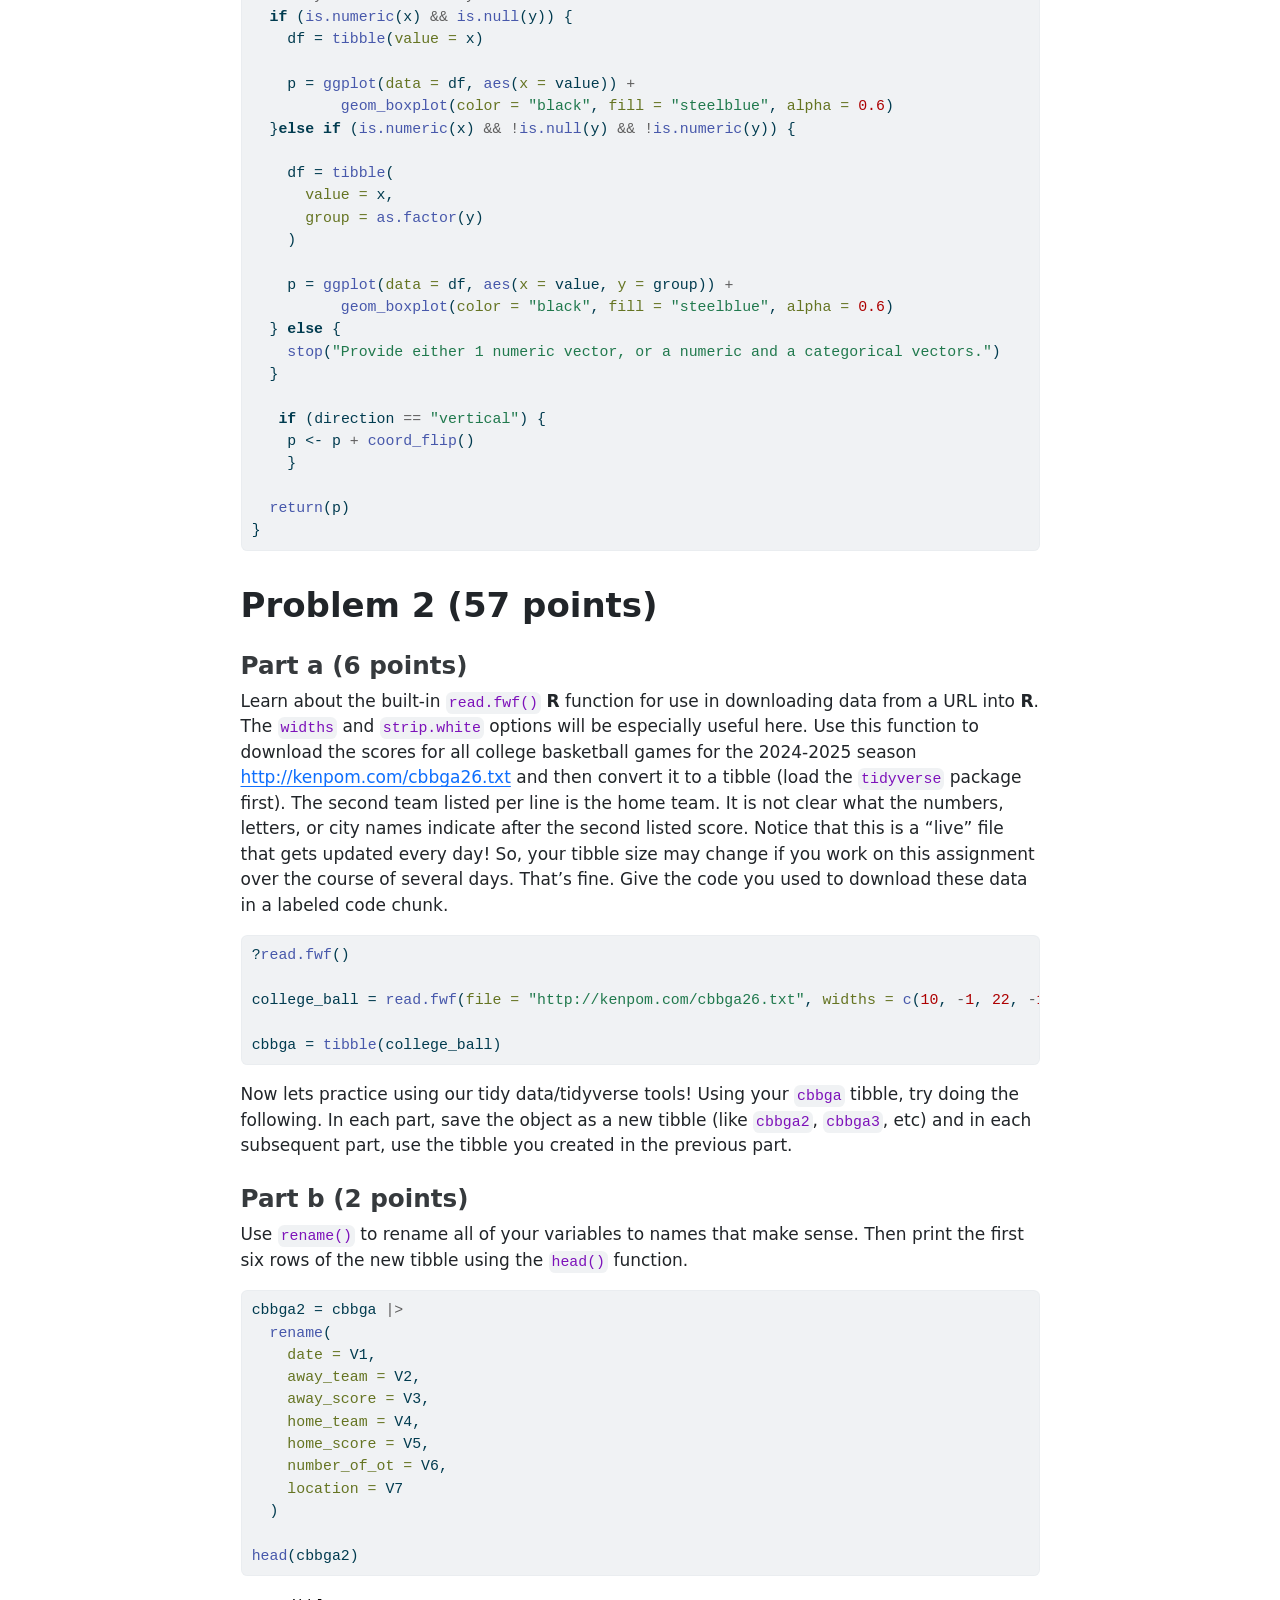
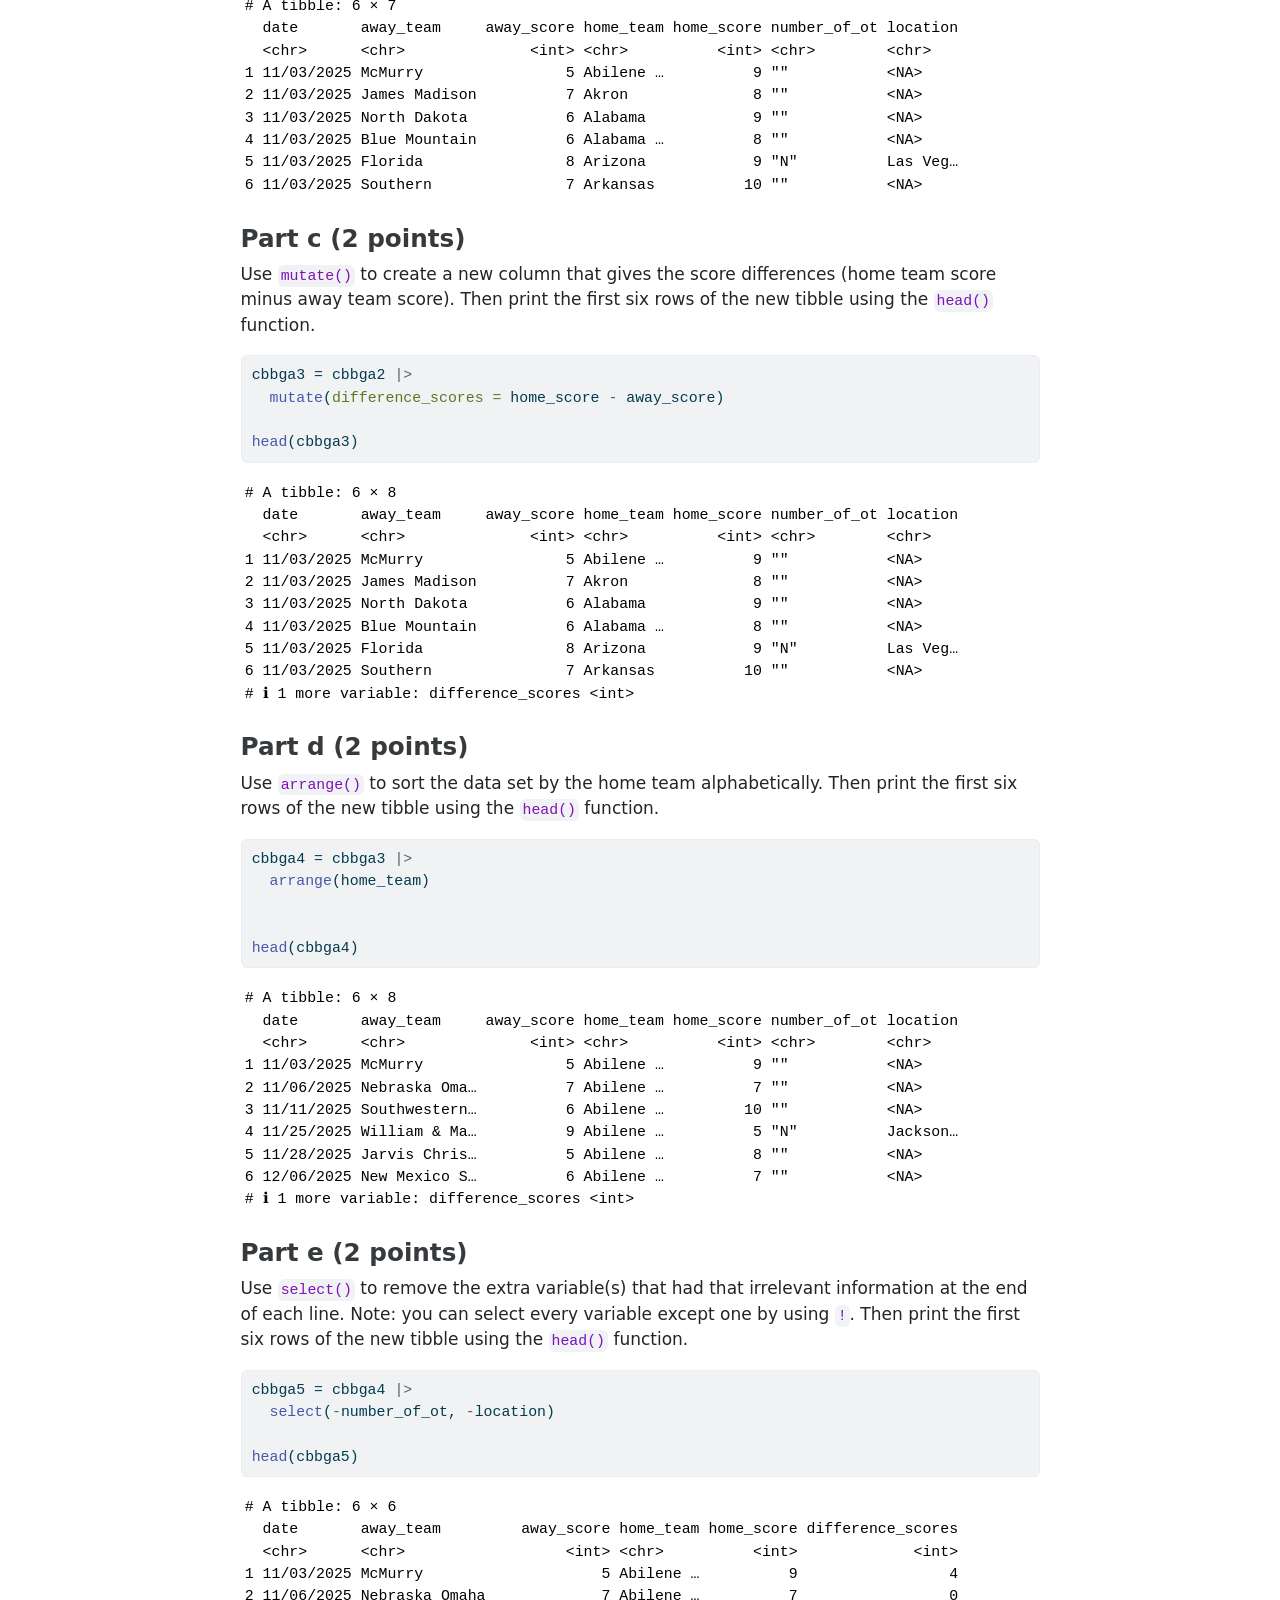
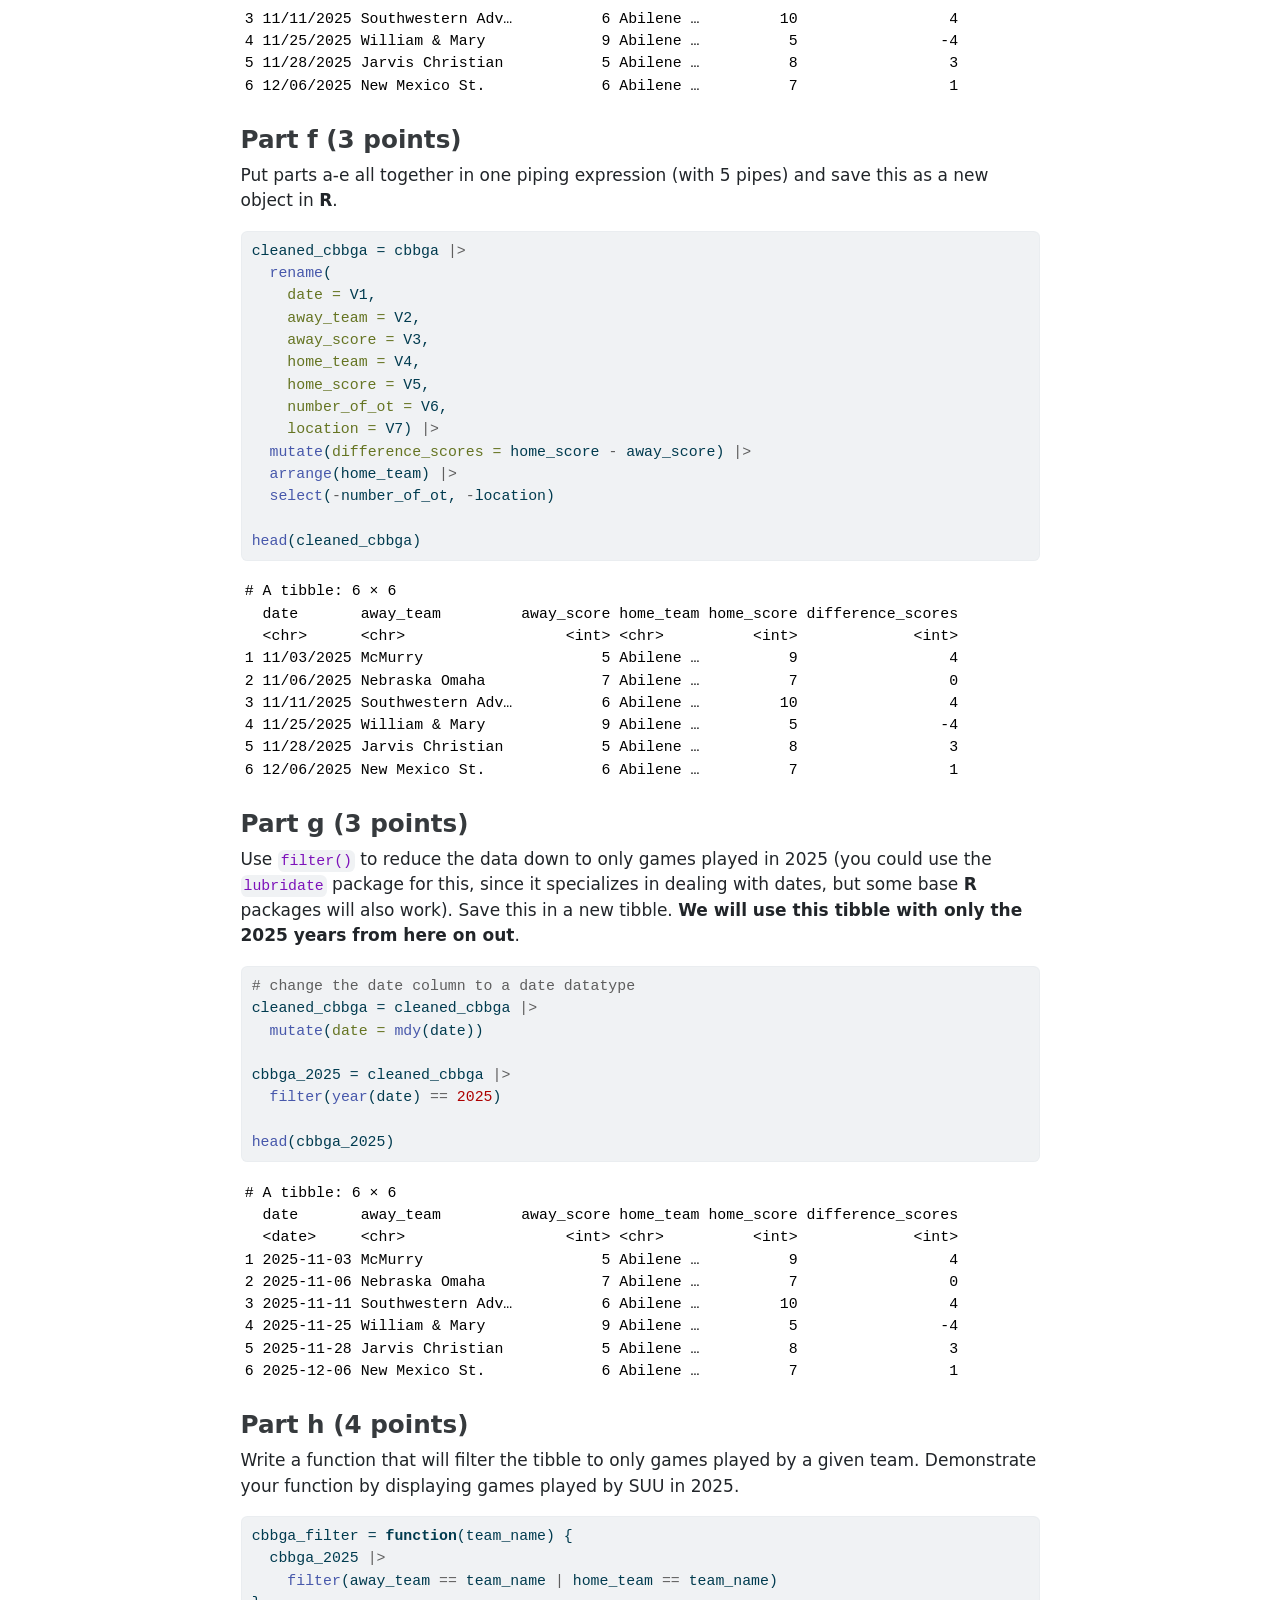
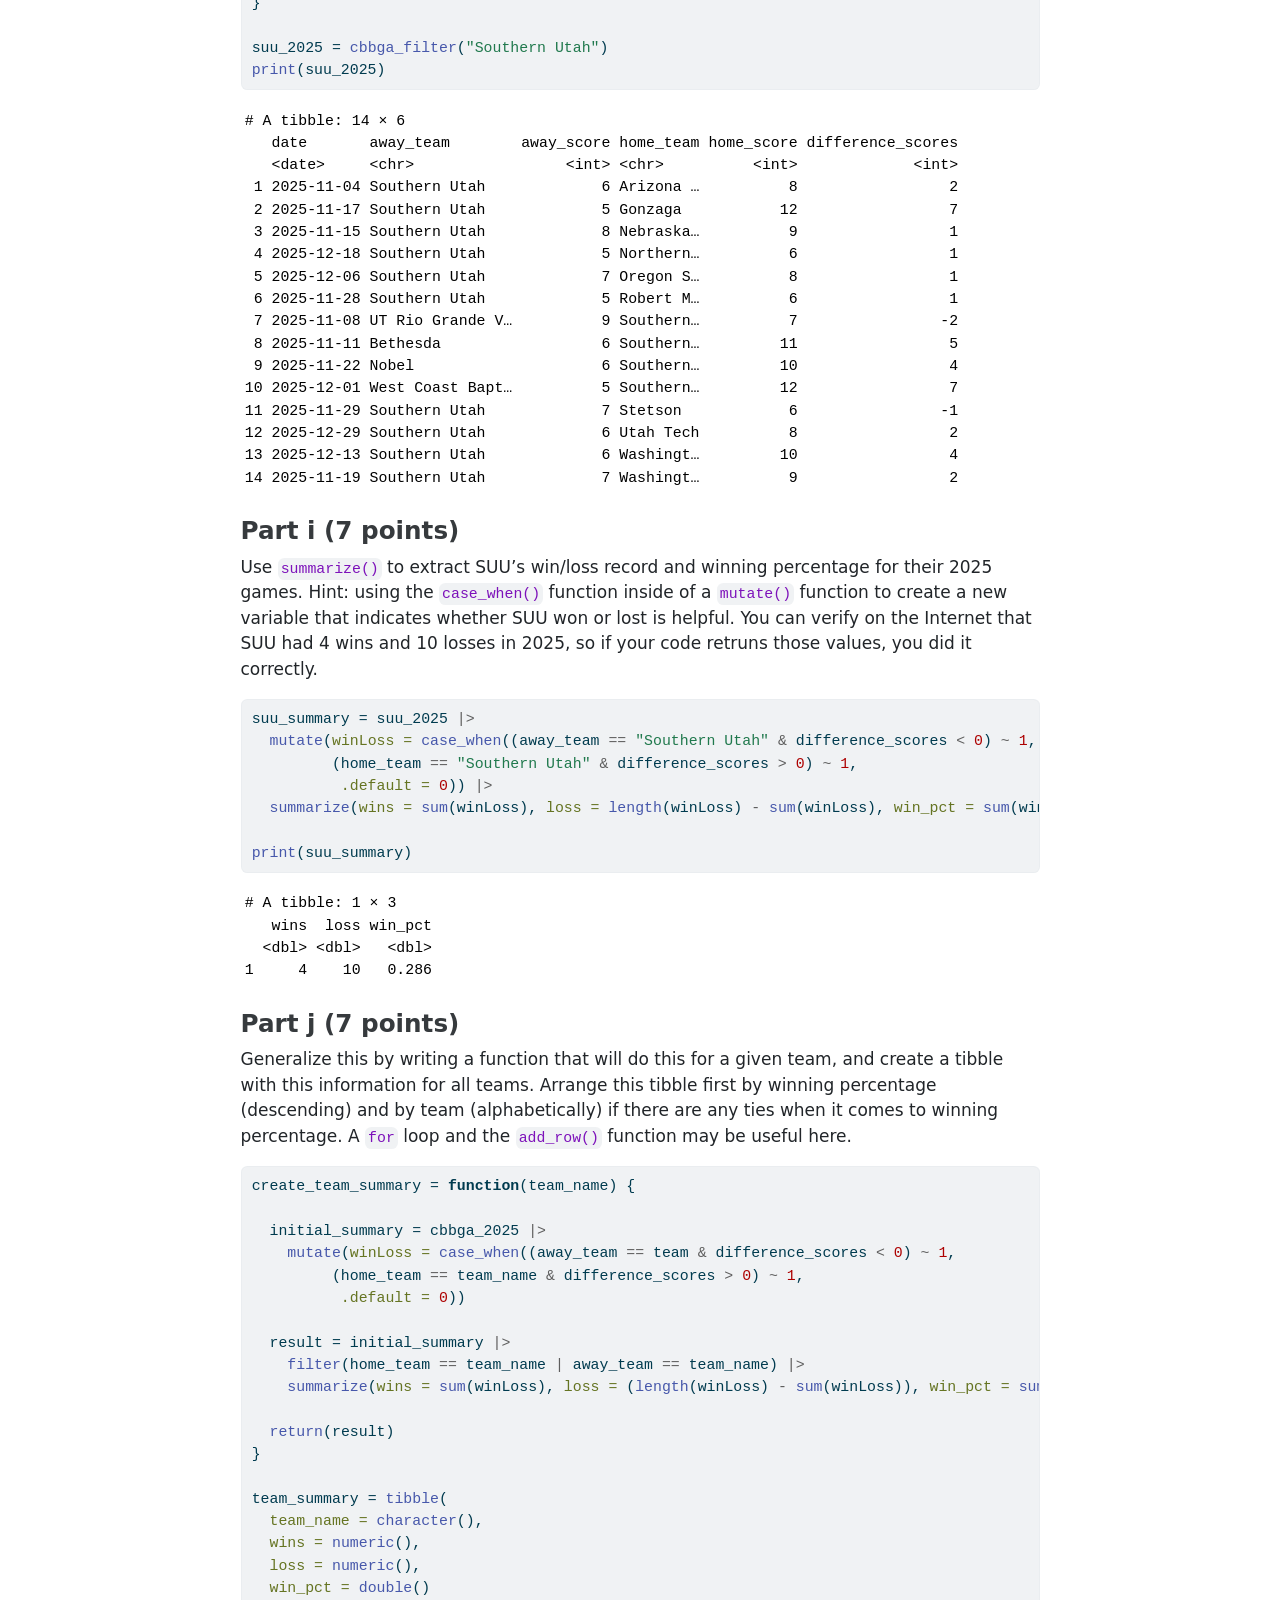
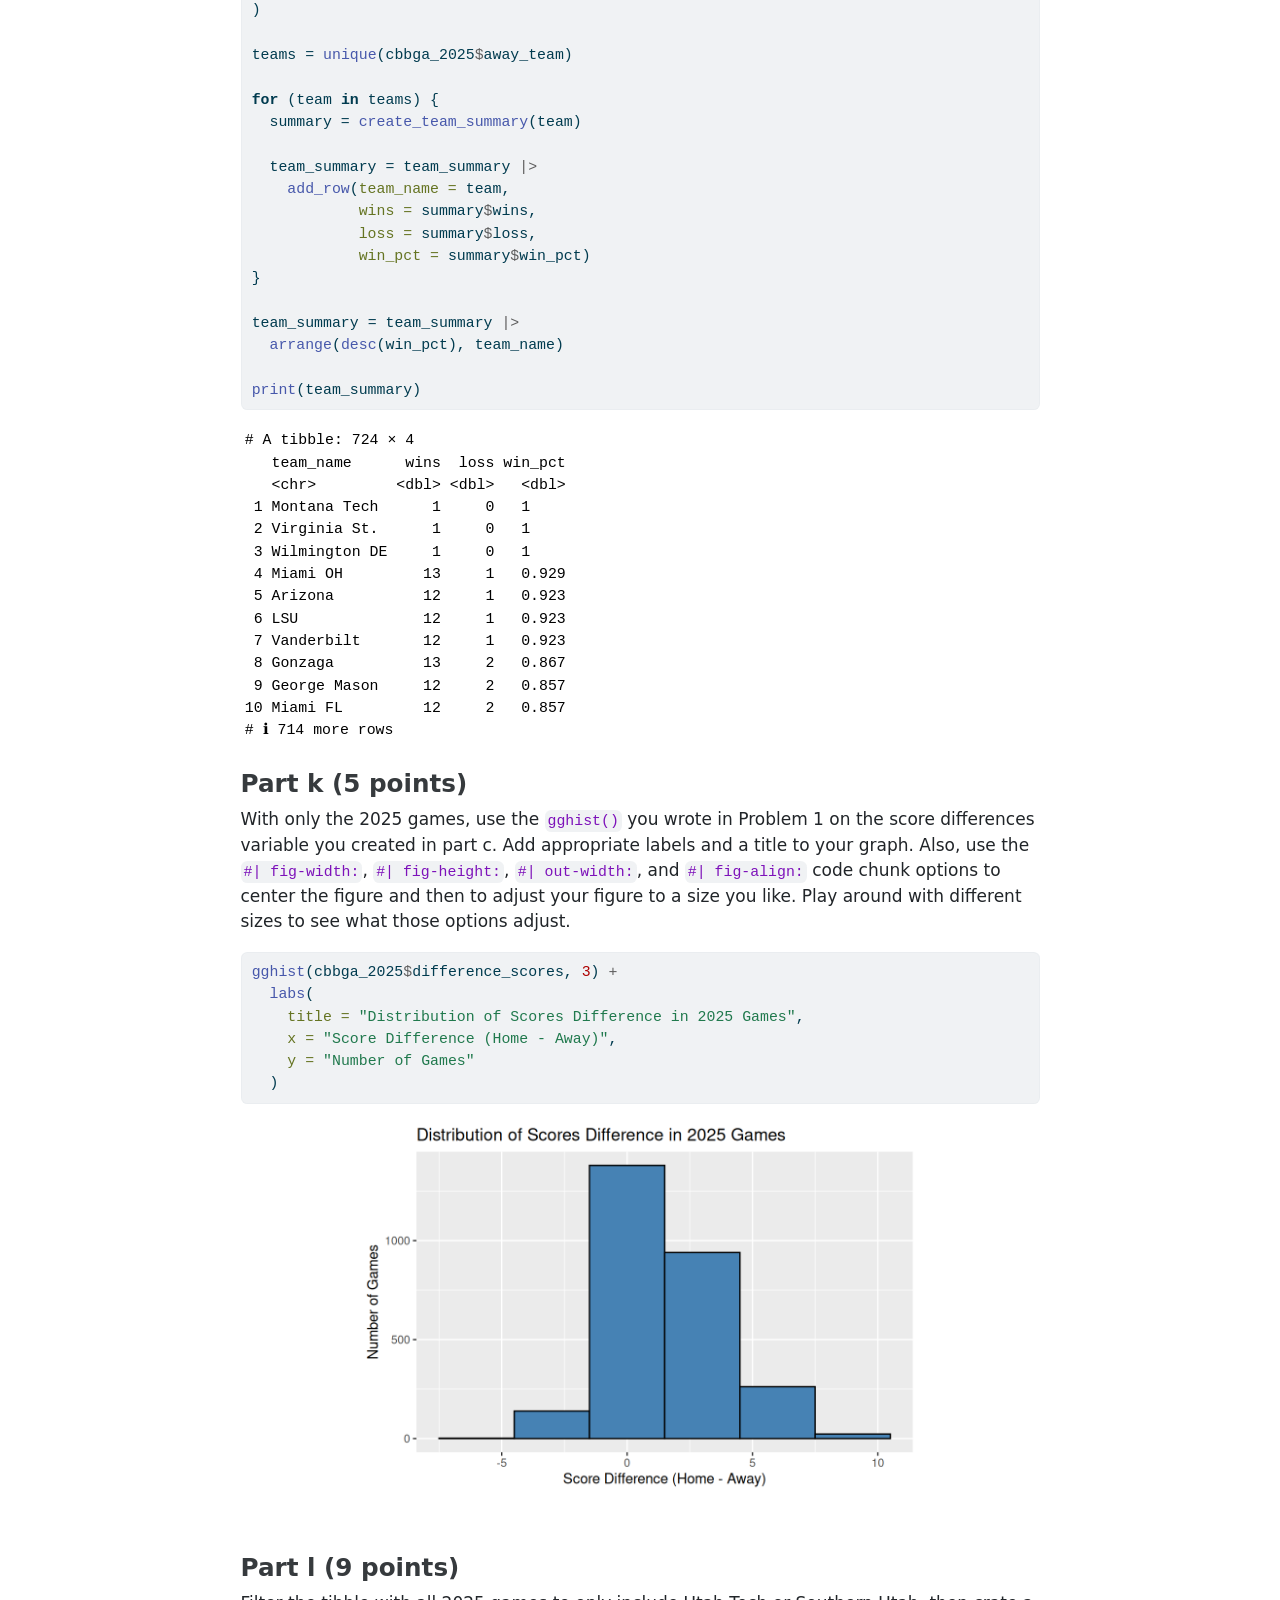
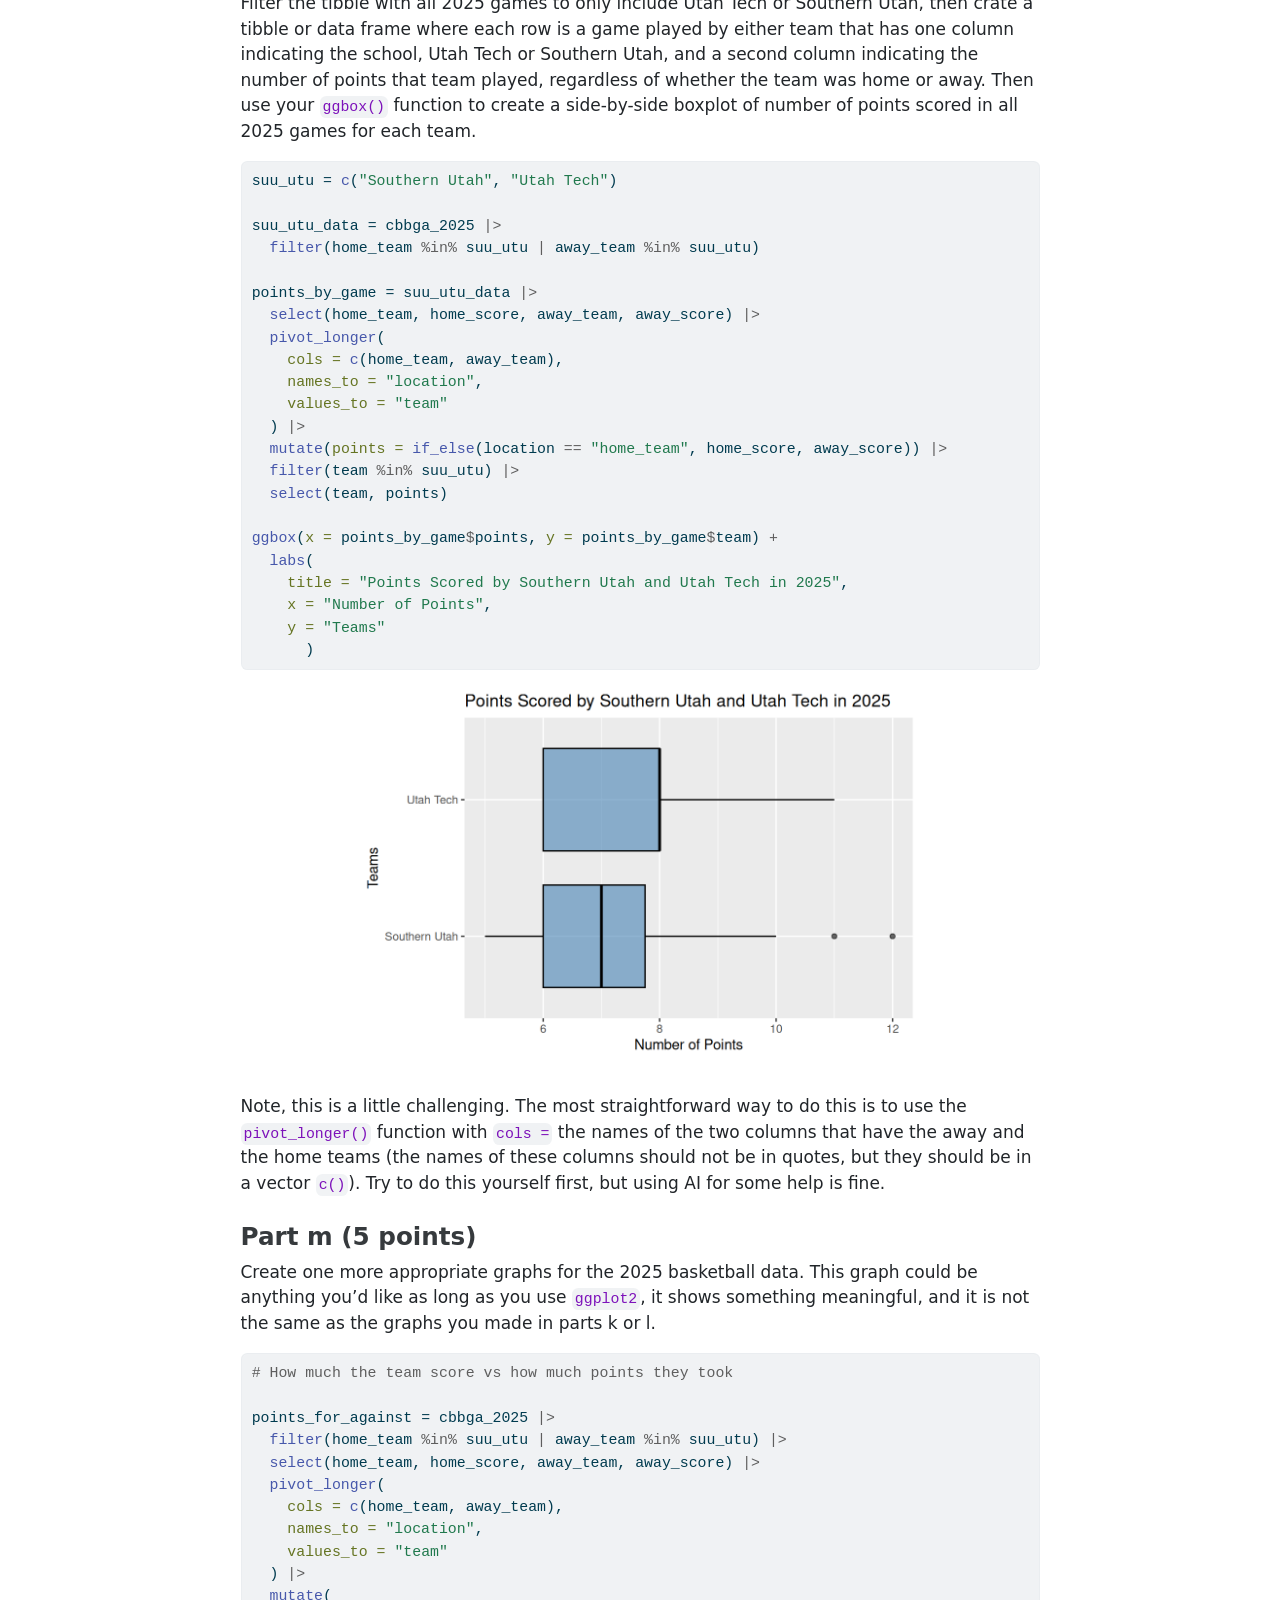
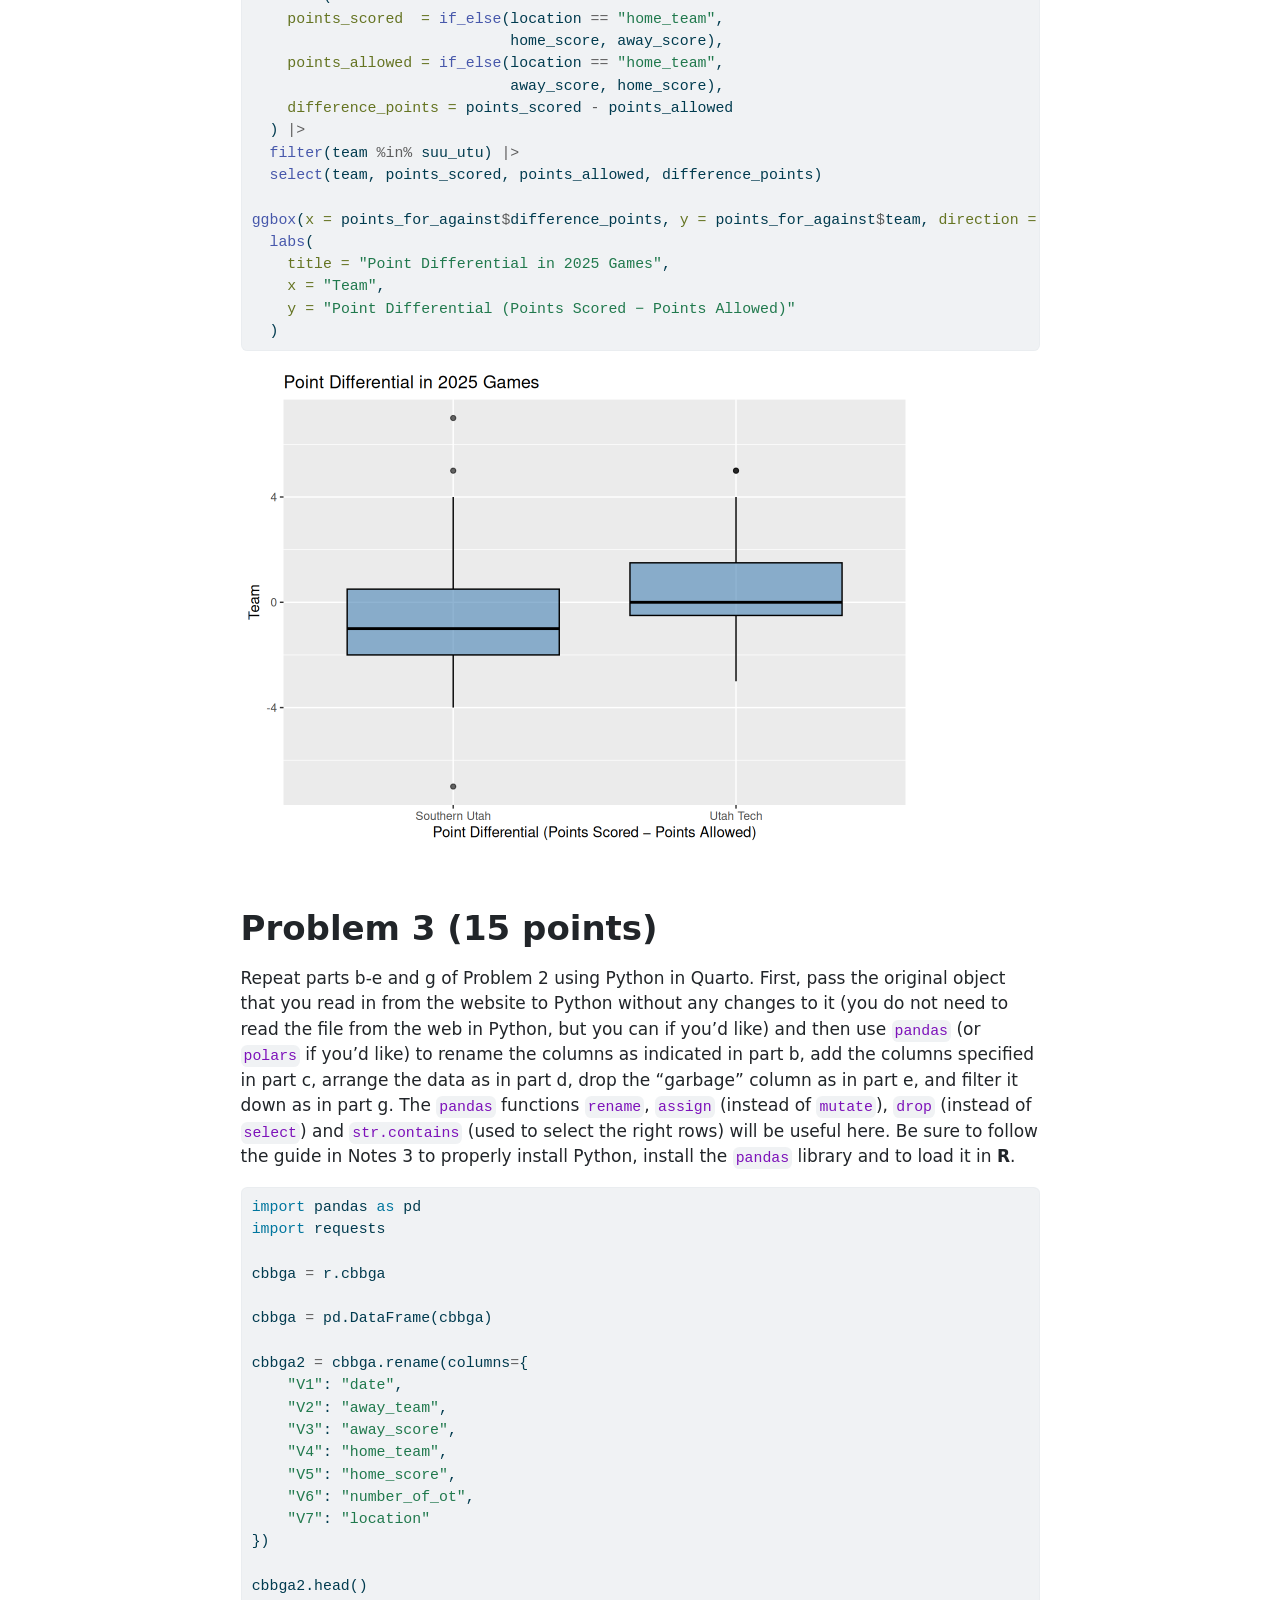
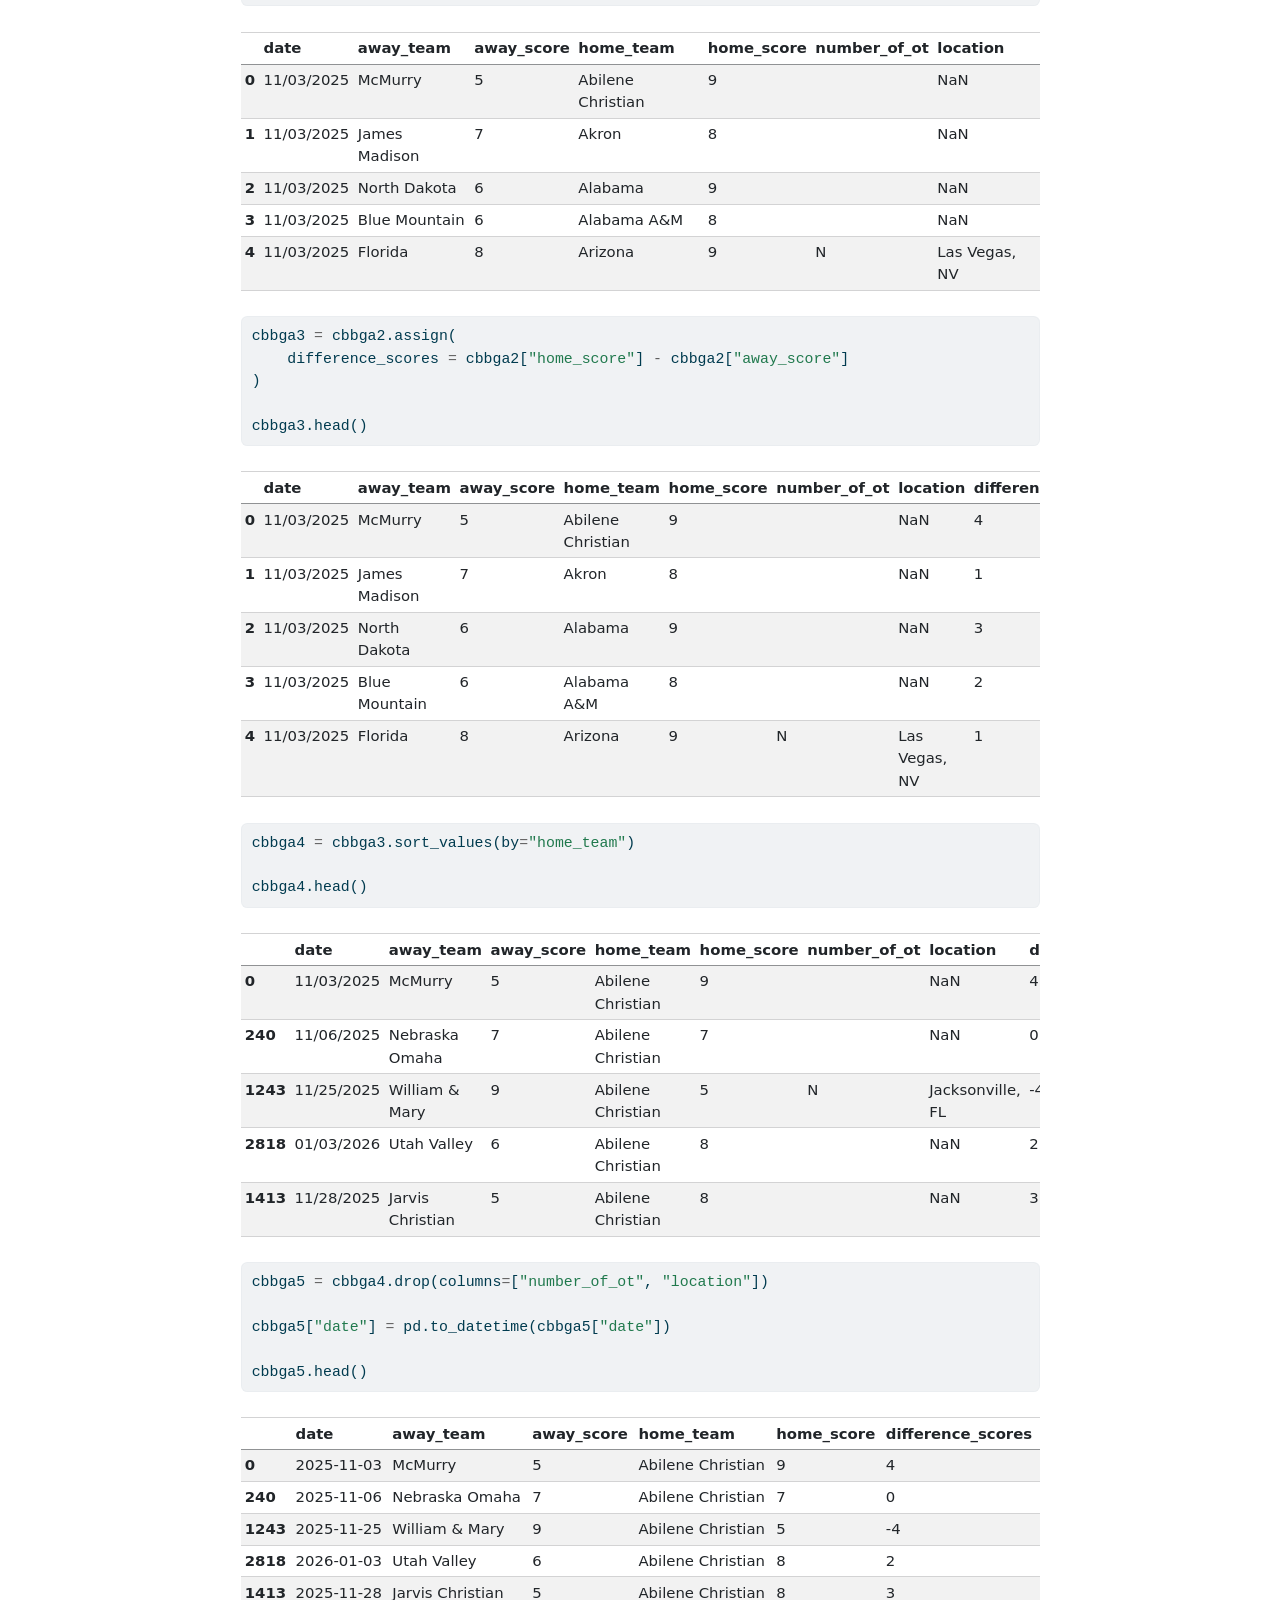
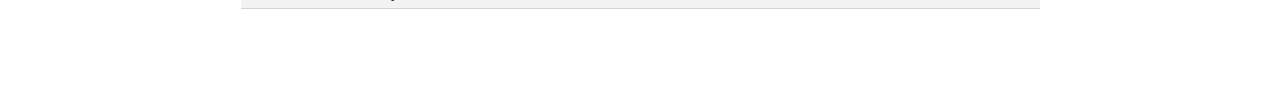
<file: math3190_portifolio/Homework/Homework 1.html>
<!DOCTYPE html>
<html xmlns="http://www.w3.org/1999/xhtml" lang="en" xml:lang="en"><head>

<meta charset="utf-8">
<meta name="generator" content="quarto-1.8.25">

<meta name="viewport" content="width=device-width, initial-scale=1.0, user-scalable=yes">


<title>MATH 3190 Homework 1</title>
<style>
code{white-space: pre-wrap;}
span.smallcaps{font-variant: small-caps;}
div.columns{display: flex; gap: min(4vw, 1.5em);}
div.column{flex: auto; overflow-x: auto;}
div.hanging-indent{margin-left: 1.5em; text-indent: -1.5em;}
ul.task-list{list-style: none;}
ul.task-list li input[type="checkbox"] {
  width: 0.8em;
  margin: 0 0.8em 0.2em -1em; /* quarto-specific, see https://github.com/quarto-dev/quarto-cli/issues/4556 */ 
  vertical-align: middle;
}
/* CSS for syntax highlighting */
html { -webkit-text-size-adjust: 100%; }
pre > code.sourceCode { white-space: pre; position: relative; }
pre > code.sourceCode > span { display: inline-block; line-height: 1.25; }
pre > code.sourceCode > span:empty { height: 1.2em; }
.sourceCode { overflow: visible; }
code.sourceCode > span { color: inherit; text-decoration: inherit; }
div.sourceCode { margin: 1em 0; }
pre.sourceCode { margin: 0; }
@media screen {
div.sourceCode { overflow: auto; }
}
@media print {
pre > code.sourceCode { white-space: pre-wrap; }
pre > code.sourceCode > span { text-indent: -5em; padding-left: 5em; }
}
pre.numberSource code
  { counter-reset: source-line 0; }
pre.numberSource code > span
  { position: relative; left: -4em; counter-increment: source-line; }
pre.numberSource code > span > a:first-child::before
  { content: counter(source-line);
    position: relative; left: -1em; text-align: right; vertical-align: baseline;
    border: none; display: inline-block;
    -webkit-touch-callout: none; -webkit-user-select: none;
    -khtml-user-select: none; -moz-user-select: none;
    -ms-user-select: none; user-select: none;
    padding: 0 4px; width: 4em;
  }
pre.numberSource { margin-left: 3em;  padding-left: 4px; }
div.sourceCode
  {   }
@media screen {
pre > code.sourceCode > span > a:first-child::before { text-decoration: underline; }
}
</style>


<script src="Homework 1_files/libs/clipboard/clipboard.min.js"></script>
<script src="Homework 1_files/libs/quarto-html/quarto.js" type="module"></script>
<script src="Homework 1_files/libs/quarto-html/tabsets/tabsets.js" type="module"></script>
<script src="Homework 1_files/libs/quarto-html/axe/axe-check.js" type="module"></script>
<script src="Homework 1_files/libs/quarto-html/popper.min.js"></script>
<script src="Homework 1_files/libs/quarto-html/tippy.umd.min.js"></script>
<script src="Homework 1_files/libs/quarto-html/anchor.min.js"></script>
<link href="Homework 1_files/libs/quarto-html/tippy.css" rel="stylesheet">
<link href="Homework 1_files/libs/quarto-html/quarto-syntax-highlighting-7b89279ff1a6dce999919e0e67d4d9ec.css" rel="stylesheet" id="quarto-text-highlighting-styles">
<script src="Homework 1_files/libs/bootstrap/bootstrap.min.js"></script>
<link href="Homework 1_files/libs/bootstrap/bootstrap-icons.css" rel="stylesheet">
<link href="Homework 1_files/libs/bootstrap/bootstrap-1e94e924de1deebb100ce88b43adaa5f.min.css" rel="stylesheet" append-hash="true" id="quarto-bootstrap" data-mode="light">


</head>

<body class="fullcontent quarto-light">

<div id="quarto-content" class="page-columns page-rows-contents page-layout-article">

<main class="content" id="quarto-document-content">

<header id="title-block-header" class="quarto-title-block default">
<div class="quarto-title">
<h1 class="title"><strong>MATH 3190 Homework 1</strong></h1>
<p class="subtitle lead"></p><p>Due January 29, 2026<br>
Focus: Notes 1-3<br>
Total Points: 90 + 10 (Self-Critique Comment and Uploading to GitHub) = 100</p><p></p>
</div>



<div class="quarto-title-meta">

    
  
    
  </div>
  


</header>


<p>Note that your homework should be completed in Quarto. You can just add your answers and code to this document in the appropriate part. The file should be rendered as an html document or pdf document (html is quicker to render and you will need an installation of LaTeX to render as a pdf). You will “turn in” this homework by uploading the files, the .qmd and output file, to your GitHub <code>Math_3190_Assignment</code> repository in the <code>Homework/Homework_1</code> directory. Make sure all supporting files (if there are any) are in this directory as well. You should use <code>git</code> and <code>Unix</code> commands in a terminal for this (i.e.&nbsp;don’t manually upload files to GitHub). In addition, you will submit just your html or pdf file on Canvas to unlock the solutions.</p>
<p>Don’t forget to also put a <u>self-critique comment</u> on Canvas indicating what you did correctly and incorrectly and include any questions you may have about the assignment after submitting the assignment and thoroughly looking through the solutions.</p>
<div class="cell">
<div class="code-copy-outer-scaffold"><div class="sourceCode cell-code" id="cb1"><pre class="sourceCode r code-with-copy"><code class="sourceCode r"><span id="cb1-1"><a href="#cb1-1" aria-hidden="true" tabindex="-1"></a><span class="fu">library</span>(tidyverse)</span></code></pre></div><button title="Copy to Clipboard" class="code-copy-button"><i class="bi"></i></button></div>
<div class="cell-output cell-output-stderr">
<pre><code>── Attaching core tidyverse packages ──────────────────────── tidyverse 2.0.0 ──
✔ dplyr     1.1.4     ✔ readr     2.1.6
✔ forcats   1.0.1     ✔ stringr   1.6.0
✔ ggplot2   4.0.1     ✔ tibble    3.3.1
✔ lubridate 1.9.4     ✔ tidyr     1.3.2
✔ purrr     1.2.1     
── Conflicts ────────────────────────────────────────── tidyverse_conflicts() ──
✖ dplyr::filter() masks stats::filter()
✖ dplyr::lag()    masks stats::lag()
ℹ Use the conflicted package (&lt;http://conflicted.r-lib.org/&gt;) to force all conflicts to become errors</code></pre>
</div>
</div>
<section id="problem-1-18-points" class="level1">
<h1>Problem 1 (18 points)</h1>
<p>In <u>two different code chunks</u>, write two functions called <code>gghist</code> and <code>ggbox</code>. The first code chunk is already given below, but you’ll need to add the second one. The <code>gghist</code> function should create a ggplot histogram of a variable that is given as a vector. The <code>ggbox</code> function should create a ggplot box plot when a single numeric vector is given or it should create side-by-side box plots if one numeric and one categorical variables are given. You can check if a vector is numeric with the <code>is.numeric()</code> function. Allow the user to indicate whether it should be horizontal or vertical box plots. Make sure you set <code>echo</code> and <code>eval</code> both to <code>true</code> for these code chunks. Also make sure to label the code chunks.</p>
<div class="cell">
<div class="code-copy-outer-scaffold"><div class="sourceCode cell-code" id="cb3"><pre class="sourceCode r code-with-copy"><code class="sourceCode r"><span id="cb3-1"><a href="#cb3-1" aria-hidden="true" tabindex="-1"></a>gghist <span class="ot">=</span> <span class="cf">function</span>(x, <span class="at">binwidth =</span> <span class="dv">1</span>) {</span>
<span id="cb3-2"><a href="#cb3-2" aria-hidden="true" tabindex="-1"></a>  </span>
<span id="cb3-3"><a href="#cb3-3" aria-hidden="true" tabindex="-1"></a>  df <span class="ot">=</span> <span class="fu">tibble</span>(<span class="at">value =</span> x)</span>
<span id="cb3-4"><a href="#cb3-4" aria-hidden="true" tabindex="-1"></a>  </span>
<span id="cb3-5"><a href="#cb3-5" aria-hidden="true" tabindex="-1"></a>  p <span class="ot">=</span> <span class="fu">ggplot</span>(<span class="at">data =</span> df, <span class="fu">aes</span>(<span class="at">x =</span> value)) <span class="sc">+</span></span>
<span id="cb3-6"><a href="#cb3-6" aria-hidden="true" tabindex="-1"></a>    <span class="fu">geom_histogram</span>(<span class="at">binwidth =</span> binwidth,<span class="at">fill =</span> <span class="st">"steelblue"</span>, <span class="at">color =</span> <span class="st">"black"</span>)</span>
<span id="cb3-7"><a href="#cb3-7" aria-hidden="true" tabindex="-1"></a></span>
<span id="cb3-8"><a href="#cb3-8" aria-hidden="true" tabindex="-1"></a>  <span class="fu">return</span>(p)</span>
<span id="cb3-9"><a href="#cb3-9" aria-hidden="true" tabindex="-1"></a>}</span></code></pre></div><button title="Copy to Clipboard" class="code-copy-button"><i class="bi"></i></button></div>
</div>
<div class="cell">
<div class="code-copy-outer-scaffold"><div class="sourceCode cell-code" id="cb4"><pre class="sourceCode r code-with-copy"><code class="sourceCode r"><span id="cb4-1"><a href="#cb4-1" aria-hidden="true" tabindex="-1"></a><span class="co"># we need at least x</span></span>
<span id="cb4-2"><a href="#cb4-2" aria-hidden="true" tabindex="-1"></a>ggbox <span class="ot">=</span> <span class="cf">function</span>(x, <span class="at">y =</span> <span class="cn">NULL</span>, <span class="at">direction =</span> <span class="st">"horizontal"</span>) {</span>
<span id="cb4-3"><a href="#cb4-3" aria-hidden="true" tabindex="-1"></a>  </span>
<span id="cb4-4"><a href="#cb4-4" aria-hidden="true" tabindex="-1"></a>  direction <span class="ot">=</span> <span class="fu">tolower</span>(direction)</span>
<span id="cb4-5"><a href="#cb4-5" aria-hidden="true" tabindex="-1"></a>  </span>
<span id="cb4-6"><a href="#cb4-6" aria-hidden="true" tabindex="-1"></a>  <span class="co"># check if direction is the right input</span></span>
<span id="cb4-7"><a href="#cb4-7" aria-hidden="true" tabindex="-1"></a>  <span class="cf">if</span> (<span class="sc">!</span>direction <span class="sc">%in%</span> <span class="fu">c</span>(<span class="st">"horizontal"</span>, <span class="st">"vertical"</span>)) {</span>
<span id="cb4-8"><a href="#cb4-8" aria-hidden="true" tabindex="-1"></a>    <span class="fu">stop</span>(<span class="st">"Direction have to be either 'horizontal' or 'vertical'."</span>)</span>
<span id="cb4-9"><a href="#cb4-9" aria-hidden="true" tabindex="-1"></a>  }</span>
<span id="cb4-10"><a href="#cb4-10" aria-hidden="true" tabindex="-1"></a>  </span>
<span id="cb4-11"><a href="#cb4-11" aria-hidden="true" tabindex="-1"></a>  <span class="co"># only numeric and no y variable</span></span>
<span id="cb4-12"><a href="#cb4-12" aria-hidden="true" tabindex="-1"></a>  <span class="cf">if</span> (<span class="fu">is.numeric</span>(x) <span class="sc">&amp;&amp;</span> <span class="fu">is.null</span>(y)) {</span>
<span id="cb4-13"><a href="#cb4-13" aria-hidden="true" tabindex="-1"></a>    df <span class="ot">=</span> <span class="fu">tibble</span>(<span class="at">value =</span> x)</span>
<span id="cb4-14"><a href="#cb4-14" aria-hidden="true" tabindex="-1"></a>    </span>
<span id="cb4-15"><a href="#cb4-15" aria-hidden="true" tabindex="-1"></a>    p <span class="ot">=</span> <span class="fu">ggplot</span>(<span class="at">data =</span> df, <span class="fu">aes</span>(<span class="at">x =</span> value)) <span class="sc">+</span></span>
<span id="cb4-16"><a href="#cb4-16" aria-hidden="true" tabindex="-1"></a>          <span class="fu">geom_boxplot</span>(<span class="at">color =</span> <span class="st">"black"</span>, <span class="at">fill =</span> <span class="st">"steelblue"</span>, <span class="at">alpha =</span> <span class="fl">0.6</span>)</span>
<span id="cb4-17"><a href="#cb4-17" aria-hidden="true" tabindex="-1"></a>  }<span class="cf">else</span> <span class="cf">if</span> (<span class="fu">is.numeric</span>(x) <span class="sc">&amp;&amp;</span> <span class="sc">!</span><span class="fu">is.null</span>(y) <span class="sc">&amp;&amp;</span> <span class="sc">!</span><span class="fu">is.numeric</span>(y)) {</span>
<span id="cb4-18"><a href="#cb4-18" aria-hidden="true" tabindex="-1"></a>    </span>
<span id="cb4-19"><a href="#cb4-19" aria-hidden="true" tabindex="-1"></a>    df <span class="ot">=</span> <span class="fu">tibble</span>(</span>
<span id="cb4-20"><a href="#cb4-20" aria-hidden="true" tabindex="-1"></a>      <span class="at">value =</span> x,</span>
<span id="cb4-21"><a href="#cb4-21" aria-hidden="true" tabindex="-1"></a>      <span class="at">group =</span> <span class="fu">as.factor</span>(y)</span>
<span id="cb4-22"><a href="#cb4-22" aria-hidden="true" tabindex="-1"></a>    )</span>
<span id="cb4-23"><a href="#cb4-23" aria-hidden="true" tabindex="-1"></a>    </span>
<span id="cb4-24"><a href="#cb4-24" aria-hidden="true" tabindex="-1"></a>    p <span class="ot">=</span> <span class="fu">ggplot</span>(<span class="at">data =</span> df, <span class="fu">aes</span>(<span class="at">x =</span> value, <span class="at">y =</span> group)) <span class="sc">+</span></span>
<span id="cb4-25"><a href="#cb4-25" aria-hidden="true" tabindex="-1"></a>          <span class="fu">geom_boxplot</span>(<span class="at">color =</span> <span class="st">"black"</span>, <span class="at">fill =</span> <span class="st">"steelblue"</span>, <span class="at">alpha =</span> <span class="fl">0.6</span>)</span>
<span id="cb4-26"><a href="#cb4-26" aria-hidden="true" tabindex="-1"></a>  } <span class="cf">else</span> {</span>
<span id="cb4-27"><a href="#cb4-27" aria-hidden="true" tabindex="-1"></a>    <span class="fu">stop</span>(<span class="st">"Provide either 1 numeric vector, or a numeric and a categorical vectors."</span>)</span>
<span id="cb4-28"><a href="#cb4-28" aria-hidden="true" tabindex="-1"></a>  }</span>
<span id="cb4-29"><a href="#cb4-29" aria-hidden="true" tabindex="-1"></a>  </span>
<span id="cb4-30"><a href="#cb4-30" aria-hidden="true" tabindex="-1"></a>   <span class="cf">if</span> (direction <span class="sc">==</span> <span class="st">"vertical"</span>) {</span>
<span id="cb4-31"><a href="#cb4-31" aria-hidden="true" tabindex="-1"></a>    p <span class="ot">&lt;-</span> p <span class="sc">+</span> <span class="fu">coord_flip</span>()</span>
<span id="cb4-32"><a href="#cb4-32" aria-hidden="true" tabindex="-1"></a>    }</span>
<span id="cb4-33"><a href="#cb4-33" aria-hidden="true" tabindex="-1"></a>  </span>
<span id="cb4-34"><a href="#cb4-34" aria-hidden="true" tabindex="-1"></a>  <span class="fu">return</span>(p)</span>
<span id="cb4-35"><a href="#cb4-35" aria-hidden="true" tabindex="-1"></a>} </span></code></pre></div><button title="Copy to Clipboard" class="code-copy-button"><i class="bi"></i></button></div>
</div>
</section>
<section id="problem-2-57-points" class="level1">
<h1>Problem 2 (57 points)</h1>
<section id="part-a-6-points" class="level3">
<h3 class="anchored" data-anchor-id="part-a-6-points">Part a (6 points)</h3>
<p>Learn about the built-in <code>read.fwf()</code> <strong>R</strong> function for use in downloading data from a URL into <strong>R</strong>. The <code>widths</code> and <code>strip.white</code> options will be especially useful here. Use this function to download the scores for all college basketball games for the 2024-2025 season <a href="http://kenpom.com/cbbga26.txt">http://kenpom.com/cbbga26.txt</a> and then convert it to a tibble (load the <code>tidyverse</code> package first). The second team listed per line is the home team. It is not clear what the numbers, letters, or city names indicate after the second listed score. Notice that this is a “live” file that gets updated every day! So, your tibble size may change if you work on this assignment over the course of several days. That’s fine. Give the code you used to download these data in a labeled code chunk.</p>
<div class="cell">
<div class="code-copy-outer-scaffold"><div class="sourceCode cell-code" id="cb5"><pre class="sourceCode r code-with-copy"><code class="sourceCode r"><span id="cb5-1"><a href="#cb5-1" aria-hidden="true" tabindex="-1"></a>?<span class="fu">read.fwf</span>()</span>
<span id="cb5-2"><a href="#cb5-2" aria-hidden="true" tabindex="-1"></a></span>
<span id="cb5-3"><a href="#cb5-3" aria-hidden="true" tabindex="-1"></a>college_ball <span class="ot">=</span> <span class="fu">read.fwf</span>(<span class="at">file =</span> <span class="st">"http://kenpom.com/cbbga26.txt"</span>, <span class="at">widths =</span> <span class="fu">c</span>(<span class="dv">10</span>, <span class="sc">-</span><span class="dv">1</span>, <span class="dv">22</span>, <span class="sc">-</span><span class="dv">1</span>, <span class="dv">2</span>, <span class="sc">-</span><span class="dv">1</span>, <span class="dv">23</span>, <span class="sc">-</span><span class="dv">1</span>, <span class="dv">2</span>, <span class="sc">-</span><span class="dv">1</span>, <span class="dv">2</span>, <span class="sc">-</span><span class="dv">1</span>, <span class="sc">-</span><span class="dv">1</span>, <span class="dv">25</span>), <span class="at">strip.white =</span> <span class="cn">TRUE</span>)</span>
<span id="cb5-4"><a href="#cb5-4" aria-hidden="true" tabindex="-1"></a></span>
<span id="cb5-5"><a href="#cb5-5" aria-hidden="true" tabindex="-1"></a>cbbga <span class="ot">=</span> <span class="fu">tibble</span>(college_ball)</span></code></pre></div><button title="Copy to Clipboard" class="code-copy-button"><i class="bi"></i></button></div>
</div>
<p>Now lets practice using our tidy data/tidyverse tools! Using your <code>cbbga</code> tibble, try doing the following. In each part, save the object as a new tibble (like <code>cbbga2</code>, <code>cbbga3</code>, etc) and in each subsequent part, use the tibble you created in the previous part.</p>
</section>
<section id="part-b-2-points" class="level3">
<h3 class="anchored" data-anchor-id="part-b-2-points">Part b (2 points)</h3>
<p>Use <code>rename()</code> to rename all of your variables to names that make sense. Then print the first six rows of the new tibble using the <code>head()</code> function.</p>
<div class="cell">
<div class="code-copy-outer-scaffold"><div class="sourceCode cell-code" id="cb6"><pre class="sourceCode r code-with-copy"><code class="sourceCode r"><span id="cb6-1"><a href="#cb6-1" aria-hidden="true" tabindex="-1"></a>cbbga2 <span class="ot">=</span> cbbga <span class="sc">|&gt;</span></span>
<span id="cb6-2"><a href="#cb6-2" aria-hidden="true" tabindex="-1"></a>  <span class="fu">rename</span>(</span>
<span id="cb6-3"><a href="#cb6-3" aria-hidden="true" tabindex="-1"></a>    <span class="at">date =</span> V1,</span>
<span id="cb6-4"><a href="#cb6-4" aria-hidden="true" tabindex="-1"></a>    <span class="at">away_team =</span> V2,</span>
<span id="cb6-5"><a href="#cb6-5" aria-hidden="true" tabindex="-1"></a>    <span class="at">away_score =</span> V3,</span>
<span id="cb6-6"><a href="#cb6-6" aria-hidden="true" tabindex="-1"></a>    <span class="at">home_team =</span> V4,</span>
<span id="cb6-7"><a href="#cb6-7" aria-hidden="true" tabindex="-1"></a>    <span class="at">home_score =</span> V5,</span>
<span id="cb6-8"><a href="#cb6-8" aria-hidden="true" tabindex="-1"></a>    <span class="at">number_of_ot =</span> V6,</span>
<span id="cb6-9"><a href="#cb6-9" aria-hidden="true" tabindex="-1"></a>    <span class="at">location =</span> V7</span>
<span id="cb6-10"><a href="#cb6-10" aria-hidden="true" tabindex="-1"></a>  )</span>
<span id="cb6-11"><a href="#cb6-11" aria-hidden="true" tabindex="-1"></a></span>
<span id="cb6-12"><a href="#cb6-12" aria-hidden="true" tabindex="-1"></a><span class="fu">head</span>(cbbga2)</span></code></pre></div><button title="Copy to Clipboard" class="code-copy-button"><i class="bi"></i></button></div>
<div class="cell-output cell-output-stdout">
<pre><code># A tibble: 6 × 7
  date       away_team     away_score home_team home_score number_of_ot location
  &lt;chr&gt;      &lt;chr&gt;              &lt;int&gt; &lt;chr&gt;          &lt;int&gt; &lt;chr&gt;        &lt;chr&gt;   
1 11/03/2025 McMurry                5 Abilene …          9 ""           &lt;NA&gt;    
2 11/03/2025 James Madison          7 Akron              8 ""           &lt;NA&gt;    
3 11/03/2025 North Dakota           6 Alabama            9 ""           &lt;NA&gt;    
4 11/03/2025 Blue Mountain          6 Alabama …          8 ""           &lt;NA&gt;    
5 11/03/2025 Florida                8 Arizona            9 "N"          Las Veg…
6 11/03/2025 Southern               7 Arkansas          10 ""           &lt;NA&gt;    </code></pre>
</div>
</div>
</section>
<section id="part-c-2-points" class="level3">
<h3 class="anchored" data-anchor-id="part-c-2-points">Part c (2 points)</h3>
<p>Use <code>mutate()</code> to create a new column that gives the score differences (home team score minus away team score). Then print the first six rows of the new tibble using the <code>head()</code> function.</p>
<div class="cell">
<div class="code-copy-outer-scaffold"><div class="sourceCode cell-code" id="cb8"><pre class="sourceCode r code-with-copy"><code class="sourceCode r"><span id="cb8-1"><a href="#cb8-1" aria-hidden="true" tabindex="-1"></a>cbbga3 <span class="ot">=</span> cbbga2 <span class="sc">|&gt;</span></span>
<span id="cb8-2"><a href="#cb8-2" aria-hidden="true" tabindex="-1"></a>  <span class="fu">mutate</span>(<span class="at">difference_scores =</span> home_score <span class="sc">-</span> away_score)</span>
<span id="cb8-3"><a href="#cb8-3" aria-hidden="true" tabindex="-1"></a></span>
<span id="cb8-4"><a href="#cb8-4" aria-hidden="true" tabindex="-1"></a><span class="fu">head</span>(cbbga3)</span></code></pre></div><button title="Copy to Clipboard" class="code-copy-button"><i class="bi"></i></button></div>
<div class="cell-output cell-output-stdout">
<pre><code># A tibble: 6 × 8
  date       away_team     away_score home_team home_score number_of_ot location
  &lt;chr&gt;      &lt;chr&gt;              &lt;int&gt; &lt;chr&gt;          &lt;int&gt; &lt;chr&gt;        &lt;chr&gt;   
1 11/03/2025 McMurry                5 Abilene …          9 ""           &lt;NA&gt;    
2 11/03/2025 James Madison          7 Akron              8 ""           &lt;NA&gt;    
3 11/03/2025 North Dakota           6 Alabama            9 ""           &lt;NA&gt;    
4 11/03/2025 Blue Mountain          6 Alabama …          8 ""           &lt;NA&gt;    
5 11/03/2025 Florida                8 Arizona            9 "N"          Las Veg…
6 11/03/2025 Southern               7 Arkansas          10 ""           &lt;NA&gt;    
# ℹ 1 more variable: difference_scores &lt;int&gt;</code></pre>
</div>
</div>
</section>
<section id="part-d-2-points" class="level3">
<h3 class="anchored" data-anchor-id="part-d-2-points">Part d (2 points)</h3>
<p>Use <code>arrange()</code> to sort the data set by the home team alphabetically. Then print the first six rows of the new tibble using the <code>head()</code> function.</p>
<div class="cell">
<div class="code-copy-outer-scaffold"><div class="sourceCode cell-code" id="cb10"><pre class="sourceCode r code-with-copy"><code class="sourceCode r"><span id="cb10-1"><a href="#cb10-1" aria-hidden="true" tabindex="-1"></a>cbbga4 <span class="ot">=</span> cbbga3 <span class="sc">|&gt;</span></span>
<span id="cb10-2"><a href="#cb10-2" aria-hidden="true" tabindex="-1"></a>  <span class="fu">arrange</span>(home_team)</span>
<span id="cb10-3"><a href="#cb10-3" aria-hidden="true" tabindex="-1"></a></span>
<span id="cb10-4"><a href="#cb10-4" aria-hidden="true" tabindex="-1"></a></span>
<span id="cb10-5"><a href="#cb10-5" aria-hidden="true" tabindex="-1"></a><span class="fu">head</span>(cbbga4)</span></code></pre></div><button title="Copy to Clipboard" class="code-copy-button"><i class="bi"></i></button></div>
<div class="cell-output cell-output-stdout">
<pre><code># A tibble: 6 × 8
  date       away_team     away_score home_team home_score number_of_ot location
  &lt;chr&gt;      &lt;chr&gt;              &lt;int&gt; &lt;chr&gt;          &lt;int&gt; &lt;chr&gt;        &lt;chr&gt;   
1 11/03/2025 McMurry                5 Abilene …          9 ""           &lt;NA&gt;    
2 11/06/2025 Nebraska Oma…          7 Abilene …          7 ""           &lt;NA&gt;    
3 11/11/2025 Southwestern…          6 Abilene …         10 ""           &lt;NA&gt;    
4 11/25/2025 William &amp; Ma…          9 Abilene …          5 "N"          Jackson…
5 11/28/2025 Jarvis Chris…          5 Abilene …          8 ""           &lt;NA&gt;    
6 12/06/2025 New Mexico S…          6 Abilene …          7 ""           &lt;NA&gt;    
# ℹ 1 more variable: difference_scores &lt;int&gt;</code></pre>
</div>
</div>
</section>
<section id="part-e-2-points" class="level3">
<h3 class="anchored" data-anchor-id="part-e-2-points">Part e (2 points)</h3>
<p>Use <code>select()</code> to remove the extra variable(s) that had that irrelevant information at the end of each line. Note: you can select every variable except one by using <code>!</code>. Then print the first six rows of the new tibble using the <code>head()</code> function.</p>
<div class="cell">
<div class="code-copy-outer-scaffold"><div class="sourceCode cell-code" id="cb12"><pre class="sourceCode r code-with-copy"><code class="sourceCode r"><span id="cb12-1"><a href="#cb12-1" aria-hidden="true" tabindex="-1"></a>cbbga5 <span class="ot">=</span> cbbga4 <span class="sc">|&gt;</span></span>
<span id="cb12-2"><a href="#cb12-2" aria-hidden="true" tabindex="-1"></a>  <span class="fu">select</span>(<span class="sc">-</span>number_of_ot, <span class="sc">-</span>location)</span>
<span id="cb12-3"><a href="#cb12-3" aria-hidden="true" tabindex="-1"></a></span>
<span id="cb12-4"><a href="#cb12-4" aria-hidden="true" tabindex="-1"></a><span class="fu">head</span>(cbbga5)</span></code></pre></div><button title="Copy to Clipboard" class="code-copy-button"><i class="bi"></i></button></div>
<div class="cell-output cell-output-stdout">
<pre><code># A tibble: 6 × 6
  date       away_team         away_score home_team home_score difference_scores
  &lt;chr&gt;      &lt;chr&gt;                  &lt;int&gt; &lt;chr&gt;          &lt;int&gt;             &lt;int&gt;
1 11/03/2025 McMurry                    5 Abilene …          9                 4
2 11/06/2025 Nebraska Omaha             7 Abilene …          7                 0
3 11/11/2025 Southwestern Adv…          6 Abilene …         10                 4
4 11/25/2025 William &amp; Mary             9 Abilene …          5                -4
5 11/28/2025 Jarvis Christian           5 Abilene …          8                 3
6 12/06/2025 New Mexico St.             6 Abilene …          7                 1</code></pre>
</div>
</div>
</section>
<section id="part-f-3-points" class="level3">
<h3 class="anchored" data-anchor-id="part-f-3-points">Part f (3 points)</h3>
<p>Put parts a-e all together in one piping expression (with 5 pipes) and save this as a new object in <strong>R</strong>.</p>
<div class="cell">
<div class="code-copy-outer-scaffold"><div class="sourceCode cell-code" id="cb14"><pre class="sourceCode r code-with-copy"><code class="sourceCode r"><span id="cb14-1"><a href="#cb14-1" aria-hidden="true" tabindex="-1"></a>cleaned_cbbga <span class="ot">=</span> cbbga <span class="sc">|&gt;</span></span>
<span id="cb14-2"><a href="#cb14-2" aria-hidden="true" tabindex="-1"></a>  <span class="fu">rename</span>(</span>
<span id="cb14-3"><a href="#cb14-3" aria-hidden="true" tabindex="-1"></a>    <span class="at">date =</span> V1,</span>
<span id="cb14-4"><a href="#cb14-4" aria-hidden="true" tabindex="-1"></a>    <span class="at">away_team =</span> V2,</span>
<span id="cb14-5"><a href="#cb14-5" aria-hidden="true" tabindex="-1"></a>    <span class="at">away_score =</span> V3,</span>
<span id="cb14-6"><a href="#cb14-6" aria-hidden="true" tabindex="-1"></a>    <span class="at">home_team =</span> V4,</span>
<span id="cb14-7"><a href="#cb14-7" aria-hidden="true" tabindex="-1"></a>    <span class="at">home_score =</span> V5,</span>
<span id="cb14-8"><a href="#cb14-8" aria-hidden="true" tabindex="-1"></a>    <span class="at">number_of_ot =</span> V6,</span>
<span id="cb14-9"><a href="#cb14-9" aria-hidden="true" tabindex="-1"></a>    <span class="at">location =</span> V7) <span class="sc">|&gt;</span></span>
<span id="cb14-10"><a href="#cb14-10" aria-hidden="true" tabindex="-1"></a>  <span class="fu">mutate</span>(<span class="at">difference_scores =</span> home_score <span class="sc">-</span> away_score) <span class="sc">|&gt;</span></span>
<span id="cb14-11"><a href="#cb14-11" aria-hidden="true" tabindex="-1"></a>  <span class="fu">arrange</span>(home_team) <span class="sc">|&gt;</span></span>
<span id="cb14-12"><a href="#cb14-12" aria-hidden="true" tabindex="-1"></a>  <span class="fu">select</span>(<span class="sc">-</span>number_of_ot, <span class="sc">-</span>location)</span>
<span id="cb14-13"><a href="#cb14-13" aria-hidden="true" tabindex="-1"></a></span>
<span id="cb14-14"><a href="#cb14-14" aria-hidden="true" tabindex="-1"></a><span class="fu">head</span>(cleaned_cbbga)</span></code></pre></div><button title="Copy to Clipboard" class="code-copy-button"><i class="bi"></i></button></div>
<div class="cell-output cell-output-stdout">
<pre><code># A tibble: 6 × 6
  date       away_team         away_score home_team home_score difference_scores
  &lt;chr&gt;      &lt;chr&gt;                  &lt;int&gt; &lt;chr&gt;          &lt;int&gt;             &lt;int&gt;
1 11/03/2025 McMurry                    5 Abilene …          9                 4
2 11/06/2025 Nebraska Omaha             7 Abilene …          7                 0
3 11/11/2025 Southwestern Adv…          6 Abilene …         10                 4
4 11/25/2025 William &amp; Mary             9 Abilene …          5                -4
5 11/28/2025 Jarvis Christian           5 Abilene …          8                 3
6 12/06/2025 New Mexico St.             6 Abilene …          7                 1</code></pre>
</div>
</div>
</section>
<section id="part-g-3-points" class="level3">
<h3 class="anchored" data-anchor-id="part-g-3-points">Part g (3 points)</h3>
<p>Use <code>filter()</code> to reduce the data down to only games played in 2025 (you could use the <code>lubridate</code> package for this, since it specializes in dealing with dates, but some base <strong>R</strong> packages will also work). Save this in a new tibble. <strong>We will use this tibble with only the 2025 years from here on out</strong>.</p>
<div class="cell">
<div class="code-copy-outer-scaffold"><div class="sourceCode cell-code" id="cb16"><pre class="sourceCode r code-with-copy"><code class="sourceCode r"><span id="cb16-1"><a href="#cb16-1" aria-hidden="true" tabindex="-1"></a><span class="co"># change the date column to a date datatype</span></span>
<span id="cb16-2"><a href="#cb16-2" aria-hidden="true" tabindex="-1"></a>cleaned_cbbga <span class="ot">=</span> cleaned_cbbga <span class="sc">|&gt;</span></span>
<span id="cb16-3"><a href="#cb16-3" aria-hidden="true" tabindex="-1"></a>  <span class="fu">mutate</span>(<span class="at">date =</span> <span class="fu">mdy</span>(date))</span>
<span id="cb16-4"><a href="#cb16-4" aria-hidden="true" tabindex="-1"></a></span>
<span id="cb16-5"><a href="#cb16-5" aria-hidden="true" tabindex="-1"></a>cbbga_2025 <span class="ot">=</span> cleaned_cbbga <span class="sc">|&gt;</span></span>
<span id="cb16-6"><a href="#cb16-6" aria-hidden="true" tabindex="-1"></a>  <span class="fu">filter</span>(<span class="fu">year</span>(date) <span class="sc">==</span> <span class="dv">2025</span>)</span>
<span id="cb16-7"><a href="#cb16-7" aria-hidden="true" tabindex="-1"></a></span>
<span id="cb16-8"><a href="#cb16-8" aria-hidden="true" tabindex="-1"></a><span class="fu">head</span>(cbbga_2025)</span></code></pre></div><button title="Copy to Clipboard" class="code-copy-button"><i class="bi"></i></button></div>
<div class="cell-output cell-output-stdout">
<pre><code># A tibble: 6 × 6
  date       away_team         away_score home_team home_score difference_scores
  &lt;date&gt;     &lt;chr&gt;                  &lt;int&gt; &lt;chr&gt;          &lt;int&gt;             &lt;int&gt;
1 2025-11-03 McMurry                    5 Abilene …          9                 4
2 2025-11-06 Nebraska Omaha             7 Abilene …          7                 0
3 2025-11-11 Southwestern Adv…          6 Abilene …         10                 4
4 2025-11-25 William &amp; Mary             9 Abilene …          5                -4
5 2025-11-28 Jarvis Christian           5 Abilene …          8                 3
6 2025-12-06 New Mexico St.             6 Abilene …          7                 1</code></pre>
</div>
</div>
</section>
<section id="part-h-4-points" class="level3">
<h3 class="anchored" data-anchor-id="part-h-4-points">Part h (4 points)</h3>
<p>Write a function that will filter the tibble to only games played by a given team. Demonstrate your function by displaying games played by SUU in 2025.</p>
<div class="cell">
<div class="code-copy-outer-scaffold"><div class="sourceCode cell-code" id="cb18"><pre class="sourceCode r code-with-copy"><code class="sourceCode r"><span id="cb18-1"><a href="#cb18-1" aria-hidden="true" tabindex="-1"></a>cbbga_filter <span class="ot">=</span> <span class="cf">function</span>(team_name) {</span>
<span id="cb18-2"><a href="#cb18-2" aria-hidden="true" tabindex="-1"></a>  cbbga_2025 <span class="sc">|&gt;</span></span>
<span id="cb18-3"><a href="#cb18-3" aria-hidden="true" tabindex="-1"></a>    <span class="fu">filter</span>(away_team <span class="sc">==</span> team_name <span class="sc">|</span> home_team <span class="sc">==</span> team_name)</span>
<span id="cb18-4"><a href="#cb18-4" aria-hidden="true" tabindex="-1"></a>}</span>
<span id="cb18-5"><a href="#cb18-5" aria-hidden="true" tabindex="-1"></a></span>
<span id="cb18-6"><a href="#cb18-6" aria-hidden="true" tabindex="-1"></a>suu_2025 <span class="ot">=</span> <span class="fu">cbbga_filter</span>(<span class="st">"Southern Utah"</span>)</span>
<span id="cb18-7"><a href="#cb18-7" aria-hidden="true" tabindex="-1"></a><span class="fu">print</span>(suu_2025)</span></code></pre></div><button title="Copy to Clipboard" class="code-copy-button"><i class="bi"></i></button></div>
<div class="cell-output cell-output-stdout">
<pre><code># A tibble: 14 × 6
   date       away_team        away_score home_team home_score difference_scores
   &lt;date&gt;     &lt;chr&gt;                 &lt;int&gt; &lt;chr&gt;          &lt;int&gt;             &lt;int&gt;
 1 2025-11-04 Southern Utah             6 Arizona …          8                 2
 2 2025-11-17 Southern Utah             5 Gonzaga           12                 7
 3 2025-11-15 Southern Utah             8 Nebraska…          9                 1
 4 2025-12-18 Southern Utah             5 Northern…          6                 1
 5 2025-12-06 Southern Utah             7 Oregon S…          8                 1
 6 2025-11-28 Southern Utah             5 Robert M…          6                 1
 7 2025-11-08 UT Rio Grande V…          9 Southern…          7                -2
 8 2025-11-11 Bethesda                  6 Southern…         11                 5
 9 2025-11-22 Nobel                     6 Southern…         10                 4
10 2025-12-01 West Coast Bapt…          5 Southern…         12                 7
11 2025-11-29 Southern Utah             7 Stetson            6                -1
12 2025-12-29 Southern Utah             6 Utah Tech          8                 2
13 2025-12-13 Southern Utah             6 Washingt…         10                 4
14 2025-11-19 Southern Utah             7 Washingt…          9                 2</code></pre>
</div>
</div>
</section>
<section id="part-i-7-points" class="level3">
<h3 class="anchored" data-anchor-id="part-i-7-points">Part i (7 points)</h3>
<p>Use <code>summarize()</code> to extract SUU’s win/loss record and winning percentage for their 2025 games. Hint: using the <code>case_when()</code> function inside of a <code>mutate()</code> function to create a new variable that indicates whether SUU won or lost is helpful. You can verify on the Internet that SUU had 4 wins and 10 losses in 2025, so if your code retruns those values, you did it correctly.</p>
<div class="cell">
<div class="code-copy-outer-scaffold"><div class="sourceCode cell-code" id="cb20"><pre class="sourceCode r code-with-copy"><code class="sourceCode r"><span id="cb20-1"><a href="#cb20-1" aria-hidden="true" tabindex="-1"></a>suu_summary <span class="ot">=</span> suu_2025 <span class="sc">|&gt;</span></span>
<span id="cb20-2"><a href="#cb20-2" aria-hidden="true" tabindex="-1"></a>  <span class="fu">mutate</span>(<span class="at">winLoss =</span> <span class="fu">case_when</span>((away_team <span class="sc">==</span> <span class="st">"Southern Utah"</span> <span class="sc">&amp;</span> difference_scores <span class="sc">&lt;</span> <span class="dv">0</span>) <span class="sc">~</span> <span class="dv">1</span>, </span>
<span id="cb20-3"><a href="#cb20-3" aria-hidden="true" tabindex="-1"></a>         (home_team <span class="sc">==</span> <span class="st">"Southern Utah"</span> <span class="sc">&amp;</span> difference_scores <span class="sc">&gt;</span> <span class="dv">0</span>) <span class="sc">~</span> <span class="dv">1</span>,</span>
<span id="cb20-4"><a href="#cb20-4" aria-hidden="true" tabindex="-1"></a>          <span class="at">.default =</span> <span class="dv">0</span>)) <span class="sc">|&gt;</span></span>
<span id="cb20-5"><a href="#cb20-5" aria-hidden="true" tabindex="-1"></a>  <span class="fu">summarize</span>(<span class="at">wins =</span> <span class="fu">sum</span>(winLoss), <span class="at">loss =</span> <span class="fu">length</span>(winLoss) <span class="sc">-</span> <span class="fu">sum</span>(winLoss), <span class="at">win_pct =</span> <span class="fu">sum</span>(winLoss) <span class="sc">/</span> <span class="fu">length</span>(winLoss))</span>
<span id="cb20-6"><a href="#cb20-6" aria-hidden="true" tabindex="-1"></a></span>
<span id="cb20-7"><a href="#cb20-7" aria-hidden="true" tabindex="-1"></a><span class="fu">print</span>(suu_summary)</span></code></pre></div><button title="Copy to Clipboard" class="code-copy-button"><i class="bi"></i></button></div>
<div class="cell-output cell-output-stdout">
<pre><code># A tibble: 1 × 3
   wins  loss win_pct
  &lt;dbl&gt; &lt;dbl&gt;   &lt;dbl&gt;
1     4    10   0.286</code></pre>
</div>
</div>
</section>
<section id="part-j-7-points" class="level3">
<h3 class="anchored" data-anchor-id="part-j-7-points">Part j (7 points)</h3>
<p>Generalize this by writing a function that will do this for a given team, and create a tibble with this information for all teams. Arrange this tibble first by winning percentage (descending) and by team (alphabetically) if there are any ties when it comes to winning percentage. A <code>for</code> loop and the <code>add_row()</code> function may be useful here.</p>
<div class="cell">
<div class="code-copy-outer-scaffold"><div class="sourceCode cell-code" id="cb22"><pre class="sourceCode r code-with-copy"><code class="sourceCode r"><span id="cb22-1"><a href="#cb22-1" aria-hidden="true" tabindex="-1"></a>create_team_summary <span class="ot">=</span> <span class="cf">function</span>(team_name) {</span>
<span id="cb22-2"><a href="#cb22-2" aria-hidden="true" tabindex="-1"></a>  </span>
<span id="cb22-3"><a href="#cb22-3" aria-hidden="true" tabindex="-1"></a>  initial_summary <span class="ot">=</span> cbbga_2025 <span class="sc">|&gt;</span></span>
<span id="cb22-4"><a href="#cb22-4" aria-hidden="true" tabindex="-1"></a>    <span class="fu">mutate</span>(<span class="at">winLoss =</span> <span class="fu">case_when</span>((away_team <span class="sc">==</span> team <span class="sc">&amp;</span> difference_scores <span class="sc">&lt;</span> <span class="dv">0</span>) <span class="sc">~</span> <span class="dv">1</span>, </span>
<span id="cb22-5"><a href="#cb22-5" aria-hidden="true" tabindex="-1"></a>         (home_team <span class="sc">==</span> team_name <span class="sc">&amp;</span> difference_scores <span class="sc">&gt;</span> <span class="dv">0</span>) <span class="sc">~</span> <span class="dv">1</span>,</span>
<span id="cb22-6"><a href="#cb22-6" aria-hidden="true" tabindex="-1"></a>          <span class="at">.default =</span> <span class="dv">0</span>))</span>
<span id="cb22-7"><a href="#cb22-7" aria-hidden="true" tabindex="-1"></a>  </span>
<span id="cb22-8"><a href="#cb22-8" aria-hidden="true" tabindex="-1"></a>  result <span class="ot">=</span> initial_summary <span class="sc">|&gt;</span></span>
<span id="cb22-9"><a href="#cb22-9" aria-hidden="true" tabindex="-1"></a>    <span class="fu">filter</span>(home_team <span class="sc">==</span> team_name <span class="sc">|</span> away_team <span class="sc">==</span> team_name) <span class="sc">|&gt;</span></span>
<span id="cb22-10"><a href="#cb22-10" aria-hidden="true" tabindex="-1"></a>    <span class="fu">summarize</span>(<span class="at">wins =</span> <span class="fu">sum</span>(winLoss), <span class="at">loss =</span> (<span class="fu">length</span>(winLoss) <span class="sc">-</span> <span class="fu">sum</span>(winLoss)), <span class="at">win_pct =</span> <span class="fu">sum</span>(winLoss) <span class="sc">/</span> <span class="fu">length</span>(winLoss))</span>
<span id="cb22-11"><a href="#cb22-11" aria-hidden="true" tabindex="-1"></a>  </span>
<span id="cb22-12"><a href="#cb22-12" aria-hidden="true" tabindex="-1"></a>  <span class="fu">return</span>(result)</span>
<span id="cb22-13"><a href="#cb22-13" aria-hidden="true" tabindex="-1"></a>}</span>
<span id="cb22-14"><a href="#cb22-14" aria-hidden="true" tabindex="-1"></a></span>
<span id="cb22-15"><a href="#cb22-15" aria-hidden="true" tabindex="-1"></a>team_summary <span class="ot">=</span> <span class="fu">tibble</span>(</span>
<span id="cb22-16"><a href="#cb22-16" aria-hidden="true" tabindex="-1"></a>  <span class="at">team_name =</span> <span class="fu">character</span>(),</span>
<span id="cb22-17"><a href="#cb22-17" aria-hidden="true" tabindex="-1"></a>  <span class="at">wins =</span> <span class="fu">numeric</span>(),</span>
<span id="cb22-18"><a href="#cb22-18" aria-hidden="true" tabindex="-1"></a>  <span class="at">loss =</span> <span class="fu">numeric</span>(),</span>
<span id="cb22-19"><a href="#cb22-19" aria-hidden="true" tabindex="-1"></a>  <span class="at">win_pct =</span> <span class="fu">double</span>()</span>
<span id="cb22-20"><a href="#cb22-20" aria-hidden="true" tabindex="-1"></a>)</span>
<span id="cb22-21"><a href="#cb22-21" aria-hidden="true" tabindex="-1"></a></span>
<span id="cb22-22"><a href="#cb22-22" aria-hidden="true" tabindex="-1"></a>teams <span class="ot">=</span> <span class="fu">unique</span>(cbbga_2025<span class="sc">$</span>away_team)</span>
<span id="cb22-23"><a href="#cb22-23" aria-hidden="true" tabindex="-1"></a></span>
<span id="cb22-24"><a href="#cb22-24" aria-hidden="true" tabindex="-1"></a><span class="cf">for</span> (team <span class="cf">in</span> teams) {</span>
<span id="cb22-25"><a href="#cb22-25" aria-hidden="true" tabindex="-1"></a>  summary <span class="ot">=</span> <span class="fu">create_team_summary</span>(team)</span>
<span id="cb22-26"><a href="#cb22-26" aria-hidden="true" tabindex="-1"></a>                                </span>
<span id="cb22-27"><a href="#cb22-27" aria-hidden="true" tabindex="-1"></a>  team_summary <span class="ot">=</span> team_summary <span class="sc">|&gt;</span></span>
<span id="cb22-28"><a href="#cb22-28" aria-hidden="true" tabindex="-1"></a>    <span class="fu">add_row</span>(<span class="at">team_name =</span> team,</span>
<span id="cb22-29"><a href="#cb22-29" aria-hidden="true" tabindex="-1"></a>            <span class="at">wins =</span> summary<span class="sc">$</span>wins,</span>
<span id="cb22-30"><a href="#cb22-30" aria-hidden="true" tabindex="-1"></a>            <span class="at">loss =</span> summary<span class="sc">$</span>loss,</span>
<span id="cb22-31"><a href="#cb22-31" aria-hidden="true" tabindex="-1"></a>            <span class="at">win_pct =</span> summary<span class="sc">$</span>win_pct)</span>
<span id="cb22-32"><a href="#cb22-32" aria-hidden="true" tabindex="-1"></a>}</span>
<span id="cb22-33"><a href="#cb22-33" aria-hidden="true" tabindex="-1"></a></span>
<span id="cb22-34"><a href="#cb22-34" aria-hidden="true" tabindex="-1"></a>team_summary <span class="ot">=</span> team_summary <span class="sc">|&gt;</span></span>
<span id="cb22-35"><a href="#cb22-35" aria-hidden="true" tabindex="-1"></a>  <span class="fu">arrange</span>(<span class="fu">desc</span>(win_pct), team_name)</span>
<span id="cb22-36"><a href="#cb22-36" aria-hidden="true" tabindex="-1"></a></span>
<span id="cb22-37"><a href="#cb22-37" aria-hidden="true" tabindex="-1"></a><span class="fu">print</span>(team_summary)</span></code></pre></div><button title="Copy to Clipboard" class="code-copy-button"><i class="bi"></i></button></div>
<div class="cell-output cell-output-stdout">
<pre><code># A tibble: 724 × 4
   team_name      wins  loss win_pct
   &lt;chr&gt;         &lt;dbl&gt; &lt;dbl&gt;   &lt;dbl&gt;
 1 Montana Tech      1     0   1    
 2 Virginia St.      1     0   1    
 3 Wilmington DE     1     0   1    
 4 Miami OH         13     1   0.929
 5 Arizona          12     1   0.923
 6 LSU              12     1   0.923
 7 Vanderbilt       12     1   0.923
 8 Gonzaga          13     2   0.867
 9 George Mason     12     2   0.857
10 Miami FL         12     2   0.857
# ℹ 714 more rows</code></pre>
</div>
</div>
</section>
<section id="part-k-5-points" class="level3">
<h3 class="anchored" data-anchor-id="part-k-5-points">Part k (5 points)</h3>
<p>With only the 2025 games, use the <code>gghist()</code> you wrote in Problem 1 on the score differences variable you created in part c.&nbsp;Add appropriate labels and a title to your graph. Also, use the <code>#| fig-width:</code>, <code>#| fig-height:</code>, <code>#| out-width:</code>, and <code>#| fig-align:</code> code chunk options to center the figure and then to adjust your figure to a size you like. Play around with different sizes to see what those options adjust.</p>
<div class="cell" data-layout-align="center">
<div class="code-copy-outer-scaffold"><div class="sourceCode cell-code" id="cb24"><pre class="sourceCode r code-with-copy"><code class="sourceCode r"><span id="cb24-1"><a href="#cb24-1" aria-hidden="true" tabindex="-1"></a><span class="fu">gghist</span>(cbbga_2025<span class="sc">$</span>difference_scores, <span class="dv">3</span>) <span class="sc">+</span></span>
<span id="cb24-2"><a href="#cb24-2" aria-hidden="true" tabindex="-1"></a>  <span class="fu">labs</span>(</span>
<span id="cb24-3"><a href="#cb24-3" aria-hidden="true" tabindex="-1"></a>    <span class="at">title =</span> <span class="st">"Distribution of Scores Difference in 2025 Games"</span>,</span>
<span id="cb24-4"><a href="#cb24-4" aria-hidden="true" tabindex="-1"></a>    <span class="at">x =</span> <span class="st">"Score Difference (Home - Away)"</span>,</span>
<span id="cb24-5"><a href="#cb24-5" aria-hidden="true" tabindex="-1"></a>    <span class="at">y =</span> <span class="st">"Number of Games"</span></span>
<span id="cb24-6"><a href="#cb24-6" aria-hidden="true" tabindex="-1"></a>  )</span></code></pre></div><button title="Copy to Clipboard" class="code-copy-button"><i class="bi"></i></button></div>
<div class="cell-output-display">
<div class="quarto-figure quarto-figure-center">
<figure class="figure">
<p><img src="Homework-1_files/figure-html/unnamed-chunk-10-1.png" class="img-fluid quarto-figure quarto-figure-center figure-img" style="width:70.0%"></p>
</figure>
</div>
</div>
</div>
</section>
<section id="part-l-9-points" class="level3">
<h3 class="anchored" data-anchor-id="part-l-9-points">Part l (9 points)</h3>
<p>Filter the tibble with all 2025 games to only include Utah Tech or Southern Utah, then crate a tibble or data frame where each row is a game played by either team that has one column indicating the school, Utah Tech or Southern Utah, and a second column indicating the number of points that team played, regardless of whether the team was home or away. Then use your <code>ggbox()</code> function to create a side-by-side boxplot of number of points scored in all 2025 games for each team.</p>
<div class="cell" data-layout-align="center">
<div class="code-copy-outer-scaffold"><div class="sourceCode cell-code" id="cb25"><pre class="sourceCode r code-with-copy"><code class="sourceCode r"><span id="cb25-1"><a href="#cb25-1" aria-hidden="true" tabindex="-1"></a>suu_utu <span class="ot">=</span> <span class="fu">c</span>(<span class="st">"Southern Utah"</span>, <span class="st">"Utah Tech"</span>)</span>
<span id="cb25-2"><a href="#cb25-2" aria-hidden="true" tabindex="-1"></a></span>
<span id="cb25-3"><a href="#cb25-3" aria-hidden="true" tabindex="-1"></a>suu_utu_data <span class="ot">=</span> cbbga_2025 <span class="sc">|&gt;</span></span>
<span id="cb25-4"><a href="#cb25-4" aria-hidden="true" tabindex="-1"></a>  <span class="fu">filter</span>(home_team <span class="sc">%in%</span> suu_utu <span class="sc">|</span> away_team <span class="sc">%in%</span> suu_utu)</span>
<span id="cb25-5"><a href="#cb25-5" aria-hidden="true" tabindex="-1"></a></span>
<span id="cb25-6"><a href="#cb25-6" aria-hidden="true" tabindex="-1"></a>points_by_game <span class="ot">=</span> suu_utu_data <span class="sc">|&gt;</span></span>
<span id="cb25-7"><a href="#cb25-7" aria-hidden="true" tabindex="-1"></a>  <span class="fu">select</span>(home_team, home_score, away_team, away_score) <span class="sc">|&gt;</span></span>
<span id="cb25-8"><a href="#cb25-8" aria-hidden="true" tabindex="-1"></a>  <span class="fu">pivot_longer</span>(</span>
<span id="cb25-9"><a href="#cb25-9" aria-hidden="true" tabindex="-1"></a>    <span class="at">cols =</span> <span class="fu">c</span>(home_team, away_team),</span>
<span id="cb25-10"><a href="#cb25-10" aria-hidden="true" tabindex="-1"></a>    <span class="at">names_to =</span> <span class="st">"location"</span>,</span>
<span id="cb25-11"><a href="#cb25-11" aria-hidden="true" tabindex="-1"></a>    <span class="at">values_to =</span> <span class="st">"team"</span></span>
<span id="cb25-12"><a href="#cb25-12" aria-hidden="true" tabindex="-1"></a>  ) <span class="sc">|&gt;</span></span>
<span id="cb25-13"><a href="#cb25-13" aria-hidden="true" tabindex="-1"></a>  <span class="fu">mutate</span>(<span class="at">points =</span> <span class="fu">if_else</span>(location <span class="sc">==</span> <span class="st">"home_team"</span>, home_score, away_score)) <span class="sc">|&gt;</span></span>
<span id="cb25-14"><a href="#cb25-14" aria-hidden="true" tabindex="-1"></a>  <span class="fu">filter</span>(team <span class="sc">%in%</span> suu_utu) <span class="sc">|&gt;</span></span>
<span id="cb25-15"><a href="#cb25-15" aria-hidden="true" tabindex="-1"></a>  <span class="fu">select</span>(team, points)</span>
<span id="cb25-16"><a href="#cb25-16" aria-hidden="true" tabindex="-1"></a></span>
<span id="cb25-17"><a href="#cb25-17" aria-hidden="true" tabindex="-1"></a><span class="fu">ggbox</span>(<span class="at">x =</span> points_by_game<span class="sc">$</span>points, <span class="at">y =</span> points_by_game<span class="sc">$</span>team) <span class="sc">+</span></span>
<span id="cb25-18"><a href="#cb25-18" aria-hidden="true" tabindex="-1"></a>  <span class="fu">labs</span>(</span>
<span id="cb25-19"><a href="#cb25-19" aria-hidden="true" tabindex="-1"></a>    <span class="at">title =</span> <span class="st">"Points Scored by Southern Utah and Utah Tech in 2025"</span>,</span>
<span id="cb25-20"><a href="#cb25-20" aria-hidden="true" tabindex="-1"></a>    <span class="at">x =</span> <span class="st">"Number of Points"</span>,</span>
<span id="cb25-21"><a href="#cb25-21" aria-hidden="true" tabindex="-1"></a>    <span class="at">y =</span> <span class="st">"Teams"</span></span>
<span id="cb25-22"><a href="#cb25-22" aria-hidden="true" tabindex="-1"></a>      )</span></code></pre></div><button title="Copy to Clipboard" class="code-copy-button"><i class="bi"></i></button></div>
<div class="cell-output-display">
<div class="quarto-figure quarto-figure-center">
<figure class="figure">
<p><img src="Homework-1_files/figure-html/unnamed-chunk-11-1.png" class="img-fluid quarto-figure quarto-figure-center figure-img" style="width:70.0%"></p>
</figure>
</div>
</div>
</div>
<p>Note, this is a little challenging. The most straightforward way to do this is to use the <code>pivot_longer()</code> function with <code>cols =</code> the names of the two columns that have the away and the home teams (the names of these columns should not be in quotes, but they should be in a vector <code>c()</code>). Try to do this yourself first, but using AI for some help is fine.</p>
</section>
<section id="part-m-5-points" class="level3">
<h3 class="anchored" data-anchor-id="part-m-5-points">Part m (5 points)</h3>
<p>Create one more appropriate graphs for the 2025 basketball data. This graph could be anything you’d like as long as you use <code>ggplot2</code>, it shows something meaningful, and it is not the same as the graphs you made in parts k or l.</p>
<div class="cell">
<div class="code-copy-outer-scaffold"><div class="sourceCode cell-code" id="cb26"><pre class="sourceCode r code-with-copy"><code class="sourceCode r"><span id="cb26-1"><a href="#cb26-1" aria-hidden="true" tabindex="-1"></a><span class="co"># How much the team score vs how much points they took</span></span>
<span id="cb26-2"><a href="#cb26-2" aria-hidden="true" tabindex="-1"></a></span>
<span id="cb26-3"><a href="#cb26-3" aria-hidden="true" tabindex="-1"></a>points_for_against <span class="ot">=</span> cbbga_2025 <span class="sc">|&gt;</span></span>
<span id="cb26-4"><a href="#cb26-4" aria-hidden="true" tabindex="-1"></a>  <span class="fu">filter</span>(home_team <span class="sc">%in%</span> suu_utu <span class="sc">|</span> away_team <span class="sc">%in%</span> suu_utu) <span class="sc">|&gt;</span></span>
<span id="cb26-5"><a href="#cb26-5" aria-hidden="true" tabindex="-1"></a>  <span class="fu">select</span>(home_team, home_score, away_team, away_score) <span class="sc">|&gt;</span></span>
<span id="cb26-6"><a href="#cb26-6" aria-hidden="true" tabindex="-1"></a>  <span class="fu">pivot_longer</span>(</span>
<span id="cb26-7"><a href="#cb26-7" aria-hidden="true" tabindex="-1"></a>    <span class="at">cols =</span> <span class="fu">c</span>(home_team, away_team),</span>
<span id="cb26-8"><a href="#cb26-8" aria-hidden="true" tabindex="-1"></a>    <span class="at">names_to =</span> <span class="st">"location"</span>,</span>
<span id="cb26-9"><a href="#cb26-9" aria-hidden="true" tabindex="-1"></a>    <span class="at">values_to =</span> <span class="st">"team"</span></span>
<span id="cb26-10"><a href="#cb26-10" aria-hidden="true" tabindex="-1"></a>  ) <span class="sc">|&gt;</span></span>
<span id="cb26-11"><a href="#cb26-11" aria-hidden="true" tabindex="-1"></a>  <span class="fu">mutate</span>(</span>
<span id="cb26-12"><a href="#cb26-12" aria-hidden="true" tabindex="-1"></a>    <span class="at">points_scored  =</span> <span class="fu">if_else</span>(location <span class="sc">==</span> <span class="st">"home_team"</span>,</span>
<span id="cb26-13"><a href="#cb26-13" aria-hidden="true" tabindex="-1"></a>                             home_score, away_score),</span>
<span id="cb26-14"><a href="#cb26-14" aria-hidden="true" tabindex="-1"></a>    <span class="at">points_allowed =</span> <span class="fu">if_else</span>(location <span class="sc">==</span> <span class="st">"home_team"</span>,</span>
<span id="cb26-15"><a href="#cb26-15" aria-hidden="true" tabindex="-1"></a>                             away_score, home_score),</span>
<span id="cb26-16"><a href="#cb26-16" aria-hidden="true" tabindex="-1"></a>    <span class="at">difference_points =</span> points_scored <span class="sc">-</span> points_allowed</span>
<span id="cb26-17"><a href="#cb26-17" aria-hidden="true" tabindex="-1"></a>  ) <span class="sc">|&gt;</span></span>
<span id="cb26-18"><a href="#cb26-18" aria-hidden="true" tabindex="-1"></a>  <span class="fu">filter</span>(team <span class="sc">%in%</span> suu_utu) <span class="sc">|&gt;</span></span>
<span id="cb26-19"><a href="#cb26-19" aria-hidden="true" tabindex="-1"></a>  <span class="fu">select</span>(team, points_scored, points_allowed, difference_points)</span>
<span id="cb26-20"><a href="#cb26-20" aria-hidden="true" tabindex="-1"></a></span>
<span id="cb26-21"><a href="#cb26-21" aria-hidden="true" tabindex="-1"></a><span class="fu">ggbox</span>(<span class="at">x =</span> points_for_against<span class="sc">$</span>difference_points, <span class="at">y =</span> points_for_against<span class="sc">$</span>team, <span class="at">direction =</span> <span class="st">"vertical"</span>) <span class="sc">+</span></span>
<span id="cb26-22"><a href="#cb26-22" aria-hidden="true" tabindex="-1"></a>  <span class="fu">labs</span>(</span>
<span id="cb26-23"><a href="#cb26-23" aria-hidden="true" tabindex="-1"></a>    <span class="at">title =</span> <span class="st">"Point Differential in 2025 Games"</span>,</span>
<span id="cb26-24"><a href="#cb26-24" aria-hidden="true" tabindex="-1"></a>    <span class="at">x =</span> <span class="st">"Team"</span>,</span>
<span id="cb26-25"><a href="#cb26-25" aria-hidden="true" tabindex="-1"></a>    <span class="at">y =</span> <span class="st">"Point Differential (Points Scored − Points Allowed)"</span></span>
<span id="cb26-26"><a href="#cb26-26" aria-hidden="true" tabindex="-1"></a>  )</span></code></pre></div><button title="Copy to Clipboard" class="code-copy-button"><i class="bi"></i></button></div>
<div class="cell-output-display">
<div>
<figure class="figure">
<p><img src="Homework-1_files/figure-html/unnamed-chunk-12-1.png" class="img-fluid figure-img" width="672"></p>
</figure>
</div>
</div>
</div>
</section>
</section>
<section id="problem-3-15-points" class="level1">
<h1>Problem 3 (15 points)</h1>
<p>Repeat parts b-e and g of Problem 2 using Python in Quarto. First, pass the original object that you read in from the website to Python without any changes to it (you do not need to read the file from the web in Python, but you can if you’d like) and then use <code>pandas</code> (or <code>polars</code> if you’d like) to rename the columns as indicated in part b, add the columns specified in part c, arrange the data as in part d, drop the “garbage” column as in part e, and filter it down as in part g. The <code>pandas</code> functions <code>rename</code>, <code>assign</code> (instead of <code>mutate</code>), <code>drop</code> (instead of <code>select</code>) and <code>str.contains</code> (used to select the right rows) will be useful here. Be sure to follow the guide in Notes 3 to properly install Python, install the <code>pandas</code> library and to load it in <strong>R</strong>.</p>
<div class="cell">
<div class="code-copy-outer-scaffold"><div class="sourceCode cell-code" id="cb27"><pre class="sourceCode python code-with-copy"><code class="sourceCode python"><span id="cb27-1"><a href="#cb27-1" aria-hidden="true" tabindex="-1"></a><span class="im">import</span> pandas <span class="im">as</span> pd</span>
<span id="cb27-2"><a href="#cb27-2" aria-hidden="true" tabindex="-1"></a><span class="im">import</span> requests</span>
<span id="cb27-3"><a href="#cb27-3" aria-hidden="true" tabindex="-1"></a></span>
<span id="cb27-4"><a href="#cb27-4" aria-hidden="true" tabindex="-1"></a>cbbga <span class="op">=</span> r.cbbga</span>
<span id="cb27-5"><a href="#cb27-5" aria-hidden="true" tabindex="-1"></a></span>
<span id="cb27-6"><a href="#cb27-6" aria-hidden="true" tabindex="-1"></a>cbbga <span class="op">=</span> pd.DataFrame(cbbga)</span>
<span id="cb27-7"><a href="#cb27-7" aria-hidden="true" tabindex="-1"></a></span>
<span id="cb27-8"><a href="#cb27-8" aria-hidden="true" tabindex="-1"></a>cbbga2 <span class="op">=</span> cbbga.rename(columns<span class="op">=</span>{</span>
<span id="cb27-9"><a href="#cb27-9" aria-hidden="true" tabindex="-1"></a>    <span class="st">"V1"</span>: <span class="st">"date"</span>,</span>
<span id="cb27-10"><a href="#cb27-10" aria-hidden="true" tabindex="-1"></a>    <span class="st">"V2"</span>: <span class="st">"away_team"</span>,</span>
<span id="cb27-11"><a href="#cb27-11" aria-hidden="true" tabindex="-1"></a>    <span class="st">"V3"</span>: <span class="st">"away_score"</span>,</span>
<span id="cb27-12"><a href="#cb27-12" aria-hidden="true" tabindex="-1"></a>    <span class="st">"V4"</span>: <span class="st">"home_team"</span>,</span>
<span id="cb27-13"><a href="#cb27-13" aria-hidden="true" tabindex="-1"></a>    <span class="st">"V5"</span>: <span class="st">"home_score"</span>,</span>
<span id="cb27-14"><a href="#cb27-14" aria-hidden="true" tabindex="-1"></a>    <span class="st">"V6"</span>: <span class="st">"number_of_ot"</span>,</span>
<span id="cb27-15"><a href="#cb27-15" aria-hidden="true" tabindex="-1"></a>    <span class="st">"V7"</span>: <span class="st">"location"</span></span>
<span id="cb27-16"><a href="#cb27-16" aria-hidden="true" tabindex="-1"></a>})</span>
<span id="cb27-17"><a href="#cb27-17" aria-hidden="true" tabindex="-1"></a></span>
<span id="cb27-18"><a href="#cb27-18" aria-hidden="true" tabindex="-1"></a>cbbga2.head()</span></code></pre></div><button title="Copy to Clipboard" class="code-copy-button"><i class="bi"></i></button></div>
<div class="cell-output-display">
<div>


<table class="dataframe caption-top table table-sm table-striped small" data-border="1">
<thead>
<tr class="header">
<th data-quarto-table-cell-role="th"></th>
<th data-quarto-table-cell-role="th">date</th>
<th data-quarto-table-cell-role="th">away_team</th>
<th data-quarto-table-cell-role="th">away_score</th>
<th data-quarto-table-cell-role="th">home_team</th>
<th data-quarto-table-cell-role="th">home_score</th>
<th data-quarto-table-cell-role="th">number_of_ot</th>
<th data-quarto-table-cell-role="th">location</th>
</tr>
</thead>
<tbody>
<tr class="odd">
<th data-quarto-table-cell-role="th">0</th>
<td>11/03/2025</td>
<td>McMurry</td>
<td>5</td>
<td>Abilene Christian</td>
<td>9</td>
<td></td>
<td>NaN</td>
</tr>
<tr class="even">
<th data-quarto-table-cell-role="th">1</th>
<td>11/03/2025</td>
<td>James Madison</td>
<td>7</td>
<td>Akron</td>
<td>8</td>
<td></td>
<td>NaN</td>
</tr>
<tr class="odd">
<th data-quarto-table-cell-role="th">2</th>
<td>11/03/2025</td>
<td>North Dakota</td>
<td>6</td>
<td>Alabama</td>
<td>9</td>
<td></td>
<td>NaN</td>
</tr>
<tr class="even">
<th data-quarto-table-cell-role="th">3</th>
<td>11/03/2025</td>
<td>Blue Mountain</td>
<td>6</td>
<td>Alabama A&amp;M</td>
<td>8</td>
<td></td>
<td>NaN</td>
</tr>
<tr class="odd">
<th data-quarto-table-cell-role="th">4</th>
<td>11/03/2025</td>
<td>Florida</td>
<td>8</td>
<td>Arizona</td>
<td>9</td>
<td>N</td>
<td>Las Vegas, NV</td>
</tr>
</tbody>
</table>

</div>
</div>
</div>
<div class="cell">
<div class="code-copy-outer-scaffold"><div class="sourceCode cell-code" id="cb28"><pre class="sourceCode python code-with-copy"><code class="sourceCode python"><span id="cb28-1"><a href="#cb28-1" aria-hidden="true" tabindex="-1"></a>cbbga3 <span class="op">=</span> cbbga2.assign(</span>
<span id="cb28-2"><a href="#cb28-2" aria-hidden="true" tabindex="-1"></a>    difference_scores <span class="op">=</span> cbbga2[<span class="st">"home_score"</span>] <span class="op">-</span> cbbga2[<span class="st">"away_score"</span>]</span>
<span id="cb28-3"><a href="#cb28-3" aria-hidden="true" tabindex="-1"></a>)</span>
<span id="cb28-4"><a href="#cb28-4" aria-hidden="true" tabindex="-1"></a></span>
<span id="cb28-5"><a href="#cb28-5" aria-hidden="true" tabindex="-1"></a>cbbga3.head()</span></code></pre></div><button title="Copy to Clipboard" class="code-copy-button"><i class="bi"></i></button></div>
<div class="cell-output-display">
<div>


<table class="dataframe caption-top table table-sm table-striped small" data-border="1">
<thead>
<tr class="header">
<th data-quarto-table-cell-role="th"></th>
<th data-quarto-table-cell-role="th">date</th>
<th data-quarto-table-cell-role="th">away_team</th>
<th data-quarto-table-cell-role="th">away_score</th>
<th data-quarto-table-cell-role="th">home_team</th>
<th data-quarto-table-cell-role="th">home_score</th>
<th data-quarto-table-cell-role="th">number_of_ot</th>
<th data-quarto-table-cell-role="th">location</th>
<th data-quarto-table-cell-role="th">difference_scores</th>
</tr>
</thead>
<tbody>
<tr class="odd">
<th data-quarto-table-cell-role="th">0</th>
<td>11/03/2025</td>
<td>McMurry</td>
<td>5</td>
<td>Abilene Christian</td>
<td>9</td>
<td></td>
<td>NaN</td>
<td>4</td>
</tr>
<tr class="even">
<th data-quarto-table-cell-role="th">1</th>
<td>11/03/2025</td>
<td>James Madison</td>
<td>7</td>
<td>Akron</td>
<td>8</td>
<td></td>
<td>NaN</td>
<td>1</td>
</tr>
<tr class="odd">
<th data-quarto-table-cell-role="th">2</th>
<td>11/03/2025</td>
<td>North Dakota</td>
<td>6</td>
<td>Alabama</td>
<td>9</td>
<td></td>
<td>NaN</td>
<td>3</td>
</tr>
<tr class="even">
<th data-quarto-table-cell-role="th">3</th>
<td>11/03/2025</td>
<td>Blue Mountain</td>
<td>6</td>
<td>Alabama A&amp;M</td>
<td>8</td>
<td></td>
<td>NaN</td>
<td>2</td>
</tr>
<tr class="odd">
<th data-quarto-table-cell-role="th">4</th>
<td>11/03/2025</td>
<td>Florida</td>
<td>8</td>
<td>Arizona</td>
<td>9</td>
<td>N</td>
<td>Las Vegas, NV</td>
<td>1</td>
</tr>
</tbody>
</table>

</div>
</div>
</div>
<div class="cell">
<div class="code-copy-outer-scaffold"><div class="sourceCode cell-code" id="cb29"><pre class="sourceCode python code-with-copy"><code class="sourceCode python"><span id="cb29-1"><a href="#cb29-1" aria-hidden="true" tabindex="-1"></a>cbbga4 <span class="op">=</span> cbbga3.sort_values(by<span class="op">=</span><span class="st">"home_team"</span>)</span>
<span id="cb29-2"><a href="#cb29-2" aria-hidden="true" tabindex="-1"></a></span>
<span id="cb29-3"><a href="#cb29-3" aria-hidden="true" tabindex="-1"></a>cbbga4.head()</span></code></pre></div><button title="Copy to Clipboard" class="code-copy-button"><i class="bi"></i></button></div>
<div class="cell-output-display">
<div>


<table class="dataframe caption-top table table-sm table-striped small" data-border="1">
<thead>
<tr class="header">
<th data-quarto-table-cell-role="th"></th>
<th data-quarto-table-cell-role="th">date</th>
<th data-quarto-table-cell-role="th">away_team</th>
<th data-quarto-table-cell-role="th">away_score</th>
<th data-quarto-table-cell-role="th">home_team</th>
<th data-quarto-table-cell-role="th">home_score</th>
<th data-quarto-table-cell-role="th">number_of_ot</th>
<th data-quarto-table-cell-role="th">location</th>
<th data-quarto-table-cell-role="th">difference_scores</th>
</tr>
</thead>
<tbody>
<tr class="odd">
<th data-quarto-table-cell-role="th">0</th>
<td>11/03/2025</td>
<td>McMurry</td>
<td>5</td>
<td>Abilene Christian</td>
<td>9</td>
<td></td>
<td>NaN</td>
<td>4</td>
</tr>
<tr class="even">
<th data-quarto-table-cell-role="th">240</th>
<td>11/06/2025</td>
<td>Nebraska Omaha</td>
<td>7</td>
<td>Abilene Christian</td>
<td>7</td>
<td></td>
<td>NaN</td>
<td>0</td>
</tr>
<tr class="odd">
<th data-quarto-table-cell-role="th">1243</th>
<td>11/25/2025</td>
<td>William &amp; Mary</td>
<td>9</td>
<td>Abilene Christian</td>
<td>5</td>
<td>N</td>
<td>Jacksonville, FL</td>
<td>-4</td>
</tr>
<tr class="even">
<th data-quarto-table-cell-role="th">2818</th>
<td>01/03/2026</td>
<td>Utah Valley</td>
<td>6</td>
<td>Abilene Christian</td>
<td>8</td>
<td></td>
<td>NaN</td>
<td>2</td>
</tr>
<tr class="odd">
<th data-quarto-table-cell-role="th">1413</th>
<td>11/28/2025</td>
<td>Jarvis Christian</td>
<td>5</td>
<td>Abilene Christian</td>
<td>8</td>
<td></td>
<td>NaN</td>
<td>3</td>
</tr>
</tbody>
</table>

</div>
</div>
</div>
<div class="cell">
<div class="code-copy-outer-scaffold"><div class="sourceCode cell-code" id="cb30"><pre class="sourceCode python code-with-copy"><code class="sourceCode python"><span id="cb30-1"><a href="#cb30-1" aria-hidden="true" tabindex="-1"></a>cbbga5 <span class="op">=</span> cbbga4.drop(columns<span class="op">=</span>[<span class="st">"number_of_ot"</span>, <span class="st">"location"</span>])</span>
<span id="cb30-2"><a href="#cb30-2" aria-hidden="true" tabindex="-1"></a></span>
<span id="cb30-3"><a href="#cb30-3" aria-hidden="true" tabindex="-1"></a>cbbga5[<span class="st">"date"</span>] <span class="op">=</span> pd.to_datetime(cbbga5[<span class="st">"date"</span>])</span>
<span id="cb30-4"><a href="#cb30-4" aria-hidden="true" tabindex="-1"></a></span>
<span id="cb30-5"><a href="#cb30-5" aria-hidden="true" tabindex="-1"></a>cbbga5.head()</span></code></pre></div><button title="Copy to Clipboard" class="code-copy-button"><i class="bi"></i></button></div>
<div class="cell-output-display">
<div>


<table class="dataframe caption-top table table-sm table-striped small" data-border="1">
<thead>
<tr class="header">
<th data-quarto-table-cell-role="th"></th>
<th data-quarto-table-cell-role="th">date</th>
<th data-quarto-table-cell-role="th">away_team</th>
<th data-quarto-table-cell-role="th">away_score</th>
<th data-quarto-table-cell-role="th">home_team</th>
<th data-quarto-table-cell-role="th">home_score</th>
<th data-quarto-table-cell-role="th">difference_scores</th>
</tr>
</thead>
<tbody>
<tr class="odd">
<th data-quarto-table-cell-role="th">0</th>
<td>2025-11-03</td>
<td>McMurry</td>
<td>5</td>
<td>Abilene Christian</td>
<td>9</td>
<td>4</td>
</tr>
<tr class="even">
<th data-quarto-table-cell-role="th">240</th>
<td>2025-11-06</td>
<td>Nebraska Omaha</td>
<td>7</td>
<td>Abilene Christian</td>
<td>7</td>
<td>0</td>
</tr>
<tr class="odd">
<th data-quarto-table-cell-role="th">1243</th>
<td>2025-11-25</td>
<td>William &amp; Mary</td>
<td>9</td>
<td>Abilene Christian</td>
<td>5</td>
<td>-4</td>
</tr>
<tr class="even">
<th data-quarto-table-cell-role="th">2818</th>
<td>2026-01-03</td>
<td>Utah Valley</td>
<td>6</td>
<td>Abilene Christian</td>
<td>8</td>
<td>2</td>
</tr>
<tr class="odd">
<th data-quarto-table-cell-role="th">1413</th>
<td>2025-11-28</td>
<td>Jarvis Christian</td>
<td>5</td>
<td>Abilene Christian</td>
<td>8</td>
<td>3</td>
</tr>
</tbody>
</table>

</div>
</div>
</div>
</section>

</main>
<!-- /main column -->
<script id="quarto-html-after-body" type="application/javascript">
  window.document.addEventListener("DOMContentLoaded", function (event) {
    const icon = "";
    const anchorJS = new window.AnchorJS();
    anchorJS.options = {
      placement: 'right',
      icon: icon
    };
    anchorJS.add('.anchored');
    const isCodeAnnotation = (el) => {
      for (const clz of el.classList) {
        if (clz.startsWith('code-annotation-')) {                     
          return true;
        }
      }
      return false;
    }
    const onCopySuccess = function(e) {
      // button target
      const button = e.trigger;
      // don't keep focus
      button.blur();
      // flash "checked"
      button.classList.add('code-copy-button-checked');
      var currentTitle = button.getAttribute("title");
      button.setAttribute("title", "Copied!");
      let tooltip;
      if (window.bootstrap) {
        button.setAttribute("data-bs-toggle", "tooltip");
        button.setAttribute("data-bs-placement", "left");
        button.setAttribute("data-bs-title", "Copied!");
        tooltip = new bootstrap.Tooltip(button, 
          { trigger: "manual", 
            customClass: "code-copy-button-tooltip",
            offset: [0, -8]});
        tooltip.show();    
      }
      setTimeout(function() {
        if (tooltip) {
          tooltip.hide();
          button.removeAttribute("data-bs-title");
          button.removeAttribute("data-bs-toggle");
          button.removeAttribute("data-bs-placement");
        }
        button.setAttribute("title", currentTitle);
        button.classList.remove('code-copy-button-checked');
      }, 1000);
      // clear code selection
      e.clearSelection();
    }
    const getTextToCopy = function(trigger) {
      const outerScaffold = trigger.parentElement.cloneNode(true);
      const codeEl = outerScaffold.querySelector('code');
      for (const childEl of codeEl.children) {
        if (isCodeAnnotation(childEl)) {
          childEl.remove();
        }
      }
      return codeEl.innerText;
    }
    const clipboard = new window.ClipboardJS('.code-copy-button:not([data-in-quarto-modal])', {
      text: getTextToCopy
    });
    clipboard.on('success', onCopySuccess);
    if (window.document.getElementById('quarto-embedded-source-code-modal')) {
      const clipboardModal = new window.ClipboardJS('.code-copy-button[data-in-quarto-modal]', {
        text: getTextToCopy,
        container: window.document.getElementById('quarto-embedded-source-code-modal')
      });
      clipboardModal.on('success', onCopySuccess);
    }
      var localhostRegex = new RegExp(/^(?:http|https):\/\/localhost\:?[0-9]*\//);
      var mailtoRegex = new RegExp(/^mailto:/);
        var filterRegex = new RegExp('/' + window.location.host + '/');
      var isInternal = (href) => {
          return filterRegex.test(href) || localhostRegex.test(href) || mailtoRegex.test(href);
      }
      // Inspect non-navigation links and adorn them if external
     var links = window.document.querySelectorAll('a[href]:not(.nav-link):not(.navbar-brand):not(.toc-action):not(.sidebar-link):not(.sidebar-item-toggle):not(.pagination-link):not(.no-external):not([aria-hidden]):not(.dropdown-item):not(.quarto-navigation-tool):not(.about-link)');
      for (var i=0; i<links.length; i++) {
        const link = links[i];
        if (!isInternal(link.href)) {
          // undo the damage that might have been done by quarto-nav.js in the case of
          // links that we want to consider external
          if (link.dataset.originalHref !== undefined) {
            link.href = link.dataset.originalHref;
          }
        }
      }
    function tippyHover(el, contentFn, onTriggerFn, onUntriggerFn) {
      const config = {
        allowHTML: true,
        maxWidth: 500,
        delay: 100,
        arrow: false,
        appendTo: function(el) {
            return el.parentElement;
        },
        interactive: true,
        interactiveBorder: 10,
        theme: 'quarto',
        placement: 'bottom-start',
      };
      if (contentFn) {
        config.content = contentFn;
      }
      if (onTriggerFn) {
        config.onTrigger = onTriggerFn;
      }
      if (onUntriggerFn) {
        config.onUntrigger = onUntriggerFn;
      }
      window.tippy(el, config); 
    }
    const noterefs = window.document.querySelectorAll('a[role="doc-noteref"]');
    for (var i=0; i<noterefs.length; i++) {
      const ref = noterefs[i];
      tippyHover(ref, function() {
        // use id or data attribute instead here
        let href = ref.getAttribute('data-footnote-href') || ref.getAttribute('href');
        try { href = new URL(href).hash; } catch {}
        const id = href.replace(/^#\/?/, "");
        const note = window.document.getElementById(id);
        if (note) {
          return note.innerHTML;
        } else {
          return "";
        }
      });
    }
    const xrefs = window.document.querySelectorAll('a.quarto-xref');
    const processXRef = (id, note) => {
      // Strip column container classes
      const stripColumnClz = (el) => {
        el.classList.remove("page-full", "page-columns");
        if (el.children) {
          for (const child of el.children) {
            stripColumnClz(child);
          }
        }
      }
      stripColumnClz(note)
      if (id === null || id.startsWith('sec-')) {
        // Special case sections, only their first couple elements
        const container = document.createElement("div");
        if (note.children && note.children.length > 2) {
          container.appendChild(note.children[0].cloneNode(true));
          for (let i = 1; i < note.children.length; i++) {
            const child = note.children[i];
            if (child.tagName === "P" && child.innerText === "") {
              continue;
            } else {
              container.appendChild(child.cloneNode(true));
              break;
            }
          }
          if (window.Quarto?.typesetMath) {
            window.Quarto.typesetMath(container);
          }
          return container.innerHTML
        } else {
          if (window.Quarto?.typesetMath) {
            window.Quarto.typesetMath(note);
          }
          return note.innerHTML;
        }
      } else {
        // Remove any anchor links if they are present
        const anchorLink = note.querySelector('a.anchorjs-link');
        if (anchorLink) {
          anchorLink.remove();
        }
        if (window.Quarto?.typesetMath) {
          window.Quarto.typesetMath(note);
        }
        if (note.classList.contains("callout")) {
          return note.outerHTML;
        } else {
          return note.innerHTML;
        }
      }
    }
    for (var i=0; i<xrefs.length; i++) {
      const xref = xrefs[i];
      tippyHover(xref, undefined, function(instance) {
        instance.disable();
        let url = xref.getAttribute('href');
        let hash = undefined; 
        if (url.startsWith('#')) {
          hash = url;
        } else {
          try { hash = new URL(url).hash; } catch {}
        }
        if (hash) {
          const id = hash.replace(/^#\/?/, "");
          const note = window.document.getElementById(id);
          if (note !== null) {
            try {
              const html = processXRef(id, note.cloneNode(true));
              instance.setContent(html);
            } finally {
              instance.enable();
              instance.show();
            }
          } else {
            // See if we can fetch this
            fetch(url.split('#')[0])
            .then(res => res.text())
            .then(html => {
              const parser = new DOMParser();
              const htmlDoc = parser.parseFromString(html, "text/html");
              const note = htmlDoc.getElementById(id);
              if (note !== null) {
                const html = processXRef(id, note);
                instance.setContent(html);
              } 
            }).finally(() => {
              instance.enable();
              instance.show();
            });
          }
        } else {
          // See if we can fetch a full url (with no hash to target)
          // This is a special case and we should probably do some content thinning / targeting
          fetch(url)
          .then(res => res.text())
          .then(html => {
            const parser = new DOMParser();
            const htmlDoc = parser.parseFromString(html, "text/html");
            const note = htmlDoc.querySelector('main.content');
            if (note !== null) {
              // This should only happen for chapter cross references
              // (since there is no id in the URL)
              // remove the first header
              if (note.children.length > 0 && note.children[0].tagName === "HEADER") {
                note.children[0].remove();
              }
              const html = processXRef(null, note);
              instance.setContent(html);
            } 
          }).finally(() => {
            instance.enable();
            instance.show();
          });
        }
      }, function(instance) {
      });
    }
        let selectedAnnoteEl;
        const selectorForAnnotation = ( cell, annotation) => {
          let cellAttr = 'data-code-cell="' + cell + '"';
          let lineAttr = 'data-code-annotation="' +  annotation + '"';
          const selector = 'span[' + cellAttr + '][' + lineAttr + ']';
          return selector;
        }
        const selectCodeLines = (annoteEl) => {
          const doc = window.document;
          const targetCell = annoteEl.getAttribute("data-target-cell");
          const targetAnnotation = annoteEl.getAttribute("data-target-annotation");
          const annoteSpan = window.document.querySelector(selectorForAnnotation(targetCell, targetAnnotation));
          const lines = annoteSpan.getAttribute("data-code-lines").split(",");
          const lineIds = lines.map((line) => {
            return targetCell + "-" + line;
          })
          let top = null;
          let height = null;
          let parent = null;
          if (lineIds.length > 0) {
              //compute the position of the single el (top and bottom and make a div)
              const el = window.document.getElementById(lineIds[0]);
              top = el.offsetTop;
              height = el.offsetHeight;
              parent = el.parentElement.parentElement;
            if (lineIds.length > 1) {
              const lastEl = window.document.getElementById(lineIds[lineIds.length - 1]);
              const bottom = lastEl.offsetTop + lastEl.offsetHeight;
              height = bottom - top;
            }
            if (top !== null && height !== null && parent !== null) {
              // cook up a div (if necessary) and position it 
              let div = window.document.getElementById("code-annotation-line-highlight");
              if (div === null) {
                div = window.document.createElement("div");
                div.setAttribute("id", "code-annotation-line-highlight");
                div.style.position = 'absolute';
                parent.appendChild(div);
              }
              div.style.top = top - 2 + "px";
              div.style.height = height + 4 + "px";
              div.style.left = 0;
              let gutterDiv = window.document.getElementById("code-annotation-line-highlight-gutter");
              if (gutterDiv === null) {
                gutterDiv = window.document.createElement("div");
                gutterDiv.setAttribute("id", "code-annotation-line-highlight-gutter");
                gutterDiv.style.position = 'absolute';
                const codeCell = window.document.getElementById(targetCell);
                const gutter = codeCell.querySelector('.code-annotation-gutter');
                gutter.appendChild(gutterDiv);
              }
              gutterDiv.style.top = top - 2 + "px";
              gutterDiv.style.height = height + 4 + "px";
            }
            selectedAnnoteEl = annoteEl;
          }
        };
        const unselectCodeLines = () => {
          const elementsIds = ["code-annotation-line-highlight", "code-annotation-line-highlight-gutter"];
          elementsIds.forEach((elId) => {
            const div = window.document.getElementById(elId);
            if (div) {
              div.remove();
            }
          });
          selectedAnnoteEl = undefined;
        };
          // Handle positioning of the toggle
      window.addEventListener(
        "resize",
        throttle(() => {
          elRect = undefined;
          if (selectedAnnoteEl) {
            selectCodeLines(selectedAnnoteEl);
          }
        }, 10)
      );
      function throttle(fn, ms) {
      let throttle = false;
      let timer;
        return (...args) => {
          if(!throttle) { // first call gets through
              fn.apply(this, args);
              throttle = true;
          } else { // all the others get throttled
              if(timer) clearTimeout(timer); // cancel #2
              timer = setTimeout(() => {
                fn.apply(this, args);
                timer = throttle = false;
              }, ms);
          }
        };
      }
        // Attach click handler to the DT
        const annoteDls = window.document.querySelectorAll('dt[data-target-cell]');
        for (const annoteDlNode of annoteDls) {
          annoteDlNode.addEventListener('click', (event) => {
            const clickedEl = event.target;
            if (clickedEl !== selectedAnnoteEl) {
              unselectCodeLines();
              const activeEl = window.document.querySelector('dt[data-target-cell].code-annotation-active');
              if (activeEl) {
                activeEl.classList.remove('code-annotation-active');
              }
              selectCodeLines(clickedEl);
              clickedEl.classList.add('code-annotation-active');
            } else {
              // Unselect the line
              unselectCodeLines();
              clickedEl.classList.remove('code-annotation-active');
            }
          });
        }
    const findCites = (el) => {
      const parentEl = el.parentElement;
      if (parentEl) {
        const cites = parentEl.dataset.cites;
        if (cites) {
          return {
            el,
            cites: cites.split(' ')
          };
        } else {
          return findCites(el.parentElement)
        }
      } else {
        return undefined;
      }
    };
    var bibliorefs = window.document.querySelectorAll('a[role="doc-biblioref"]');
    for (var i=0; i<bibliorefs.length; i++) {
      const ref = bibliorefs[i];
      const citeInfo = findCites(ref);
      if (citeInfo) {
        tippyHover(citeInfo.el, function() {
          var popup = window.document.createElement('div');
          citeInfo.cites.forEach(function(cite) {
            var citeDiv = window.document.createElement('div');
            citeDiv.classList.add('hanging-indent');
            citeDiv.classList.add('csl-entry');
            var biblioDiv = window.document.getElementById('ref-' + cite);
            if (biblioDiv) {
              citeDiv.innerHTML = biblioDiv.innerHTML;
            }
            popup.appendChild(citeDiv);
          });
          return popup.innerHTML;
        });
      }
    }
  });
  </script>
</div> <!-- /content -->




</body></html>
</file>
<file: math3190_portifolio/docs/site_libs/quarto-html/tippy.css>
.tippy-box[data-animation=fade][data-state=hidden]{opacity:0}[data-tippy-root]{max-width:calc(100vw - 10px)}.tippy-box{position:relative;background-color:#333;color:#fff;border-radius:4px;font-size:14px;line-height:1.4;white-space:normal;outline:0;transition-property:transform,visibility,opacity}.tippy-box[data-placement^=top]>.tippy-arrow{bottom:0}.tippy-box[data-placement^=top]>.tippy-arrow:before{bottom:-7px;left:0;border-width:8px 8px 0;border-top-color:initial;transform-origin:center top}.tippy-box[data-placement^=bottom]>.tippy-arrow{top:0}.tippy-box[data-placement^=bottom]>.tippy-arrow:before{top:-7px;left:0;border-width:0 8px 8px;border-bottom-color:initial;transform-origin:center bottom}.tippy-box[data-placement^=left]>.tippy-arrow{right:0}.tippy-box[data-placement^=left]>.tippy-arrow:before{border-width:8px 0 8px 8px;border-left-color:initial;right:-7px;transform-origin:center left}.tippy-box[data-placement^=right]>.tippy-arrow{left:0}.tippy-box[data-placement^=right]>.tippy-arrow:before{left:-7px;border-width:8px 8px 8px 0;border-right-color:initial;transform-origin:center right}.tippy-box[data-inertia][data-state=visible]{transition-timing-function:cubic-bezier(.54,1.5,.38,1.11)}.tippy-arrow{width:16px;height:16px;color:#333}.tippy-arrow:before{content:"";position:absolute;border-color:transparent;border-style:solid}.tippy-content{position:relative;padding:5px 9px;z-index:1}
</file>
<file: math3190_portifolio/docs/site_libs/quarto-html/quarto-syntax-highlighting-ed96de9b727972fe78a7b5d16c58bf87.css>
/* quarto syntax highlight colors */
:root {
  --quarto-hl-ot-color: #003B4F;
  --quarto-hl-at-color: #657422;
  --quarto-hl-ss-color: #20794D;
  --quarto-hl-an-color: #5E5E5E;
  --quarto-hl-fu-color: #4758AB;
  --quarto-hl-st-color: #20794D;
  --quarto-hl-cf-color: #003B4F;
  --quarto-hl-op-color: #5E5E5E;
  --quarto-hl-er-color: #AD0000;
  --quarto-hl-bn-color: #AD0000;
  --quarto-hl-al-color: #AD0000;
  --quarto-hl-va-color: #111111;
  --quarto-hl-bu-color: inherit;
  --quarto-hl-ex-color: inherit;
  --quarto-hl-pp-color: #AD0000;
  --quarto-hl-in-color: #5E5E5E;
  --quarto-hl-vs-color: #20794D;
  --quarto-hl-wa-color: #5E5E5E;
  --quarto-hl-do-color: #5E5E5E;
  --quarto-hl-im-color: #00769E;
  --quarto-hl-ch-color: #20794D;
  --quarto-hl-dt-color: #AD0000;
  --quarto-hl-fl-color: #AD0000;
  --quarto-hl-co-color: #5E5E5E;
  --quarto-hl-cv-color: #5E5E5E;
  --quarto-hl-cn-color: #8f5902;
  --quarto-hl-sc-color: #5E5E5E;
  --quarto-hl-dv-color: #AD0000;
  --quarto-hl-kw-color: #003B4F;
}

/* other quarto variables */
:root {
  --quarto-font-monospace: SFMono-Regular, Menlo, Monaco, Consolas, "Liberation Mono", "Courier New", monospace;
}

/* syntax highlight based on Pandoc's rules */
pre > code.sourceCode > span {
  color: #003B4F;
}

code.sourceCode > span {
  color: #003B4F;
}

div.sourceCode,
div.sourceCode pre.sourceCode {
  color: #003B4F;
}

/* Normal */
code span {
  color: #003B4F;
}

/* Alert */
code span.al {
  color: #AD0000;
  font-style: inherit;
}

/* Annotation */
code span.an {
  color: #5E5E5E;
  font-style: inherit;
}

/* Attribute */
code span.at {
  color: #657422;
  font-style: inherit;
}

/* BaseN */
code span.bn {
  color: #AD0000;
  font-style: inherit;
}

/* BuiltIn */
code span.bu {
  font-style: inherit;
}

/* ControlFlow */
code span.cf {
  color: #003B4F;
  font-weight: bold;
  font-style: inherit;
}

/* Char */
code span.ch {
  color: #20794D;
  font-style: inherit;
}

/* Constant */
code span.cn {
  color: #8f5902;
  font-style: inherit;
}

/* Comment */
code span.co {
  color: #5E5E5E;
  font-style: inherit;
}

/* CommentVar */
code span.cv {
  color: #5E5E5E;
  font-style: italic;
}

/* Documentation */
code span.do {
  color: #5E5E5E;
  font-style: italic;
}

/* DataType */
code span.dt {
  color: #AD0000;
  font-style: inherit;
}

/* DecVal */
code span.dv {
  color: #AD0000;
  font-style: inherit;
}

/* Error */
code span.er {
  color: #AD0000;
  font-style: inherit;
}

/* Extension */
code span.ex {
  font-style: inherit;
}

/* Float */
code span.fl {
  color: #AD0000;
  font-style: inherit;
}

/* Function */
code span.fu {
  color: #4758AB;
  font-style: inherit;
}

/* Import */
code span.im {
  color: #00769E;
  font-style: inherit;
}

/* Information */
code span.in {
  color: #5E5E5E;
  font-style: inherit;
}

/* Keyword */
code span.kw {
  color: #003B4F;
  font-weight: bold;
  font-style: inherit;
}

/* Operator */
code span.op {
  color: #5E5E5E;
  font-style: inherit;
}

/* Other */
code span.ot {
  color: #003B4F;
  font-style: inherit;
}

/* Preprocessor */
code span.pp {
  color: #AD0000;
  font-style: inherit;
}

/* SpecialChar */
code span.sc {
  color: #5E5E5E;
  font-style: inherit;
}

/* SpecialString */
code span.ss {
  color: #20794D;
  font-style: inherit;
}

/* String */
code span.st {
  color: #20794D;
  font-style: inherit;
}

/* Variable */
code span.va {
  color: #111111;
  font-style: inherit;
}

/* VerbatimString */
code span.vs {
  color: #20794D;
  font-style: inherit;
}

/* Warning */
code span.wa {
  color: #5E5E5E;
  font-style: italic;
}

.prevent-inlining {
  content: "</";
}

/*# sourceMappingURL=0920dd6d7437995b8cdf7429764427b1.css.map */
</file>
<file: math3190_portifolio/docs/styles.css>
/* css styles */
</file>
<file: math3190_portifolio/Homework/Homework 1_files/libs/quarto-html/tippy.css>
.tippy-box[data-animation=fade][data-state=hidden]{opacity:0}[data-tippy-root]{max-width:calc(100vw - 10px)}.tippy-box{position:relative;background-color:#333;color:#fff;border-radius:4px;font-size:14px;line-height:1.4;white-space:normal;outline:0;transition-property:transform,visibility,opacity}.tippy-box[data-placement^=top]>.tippy-arrow{bottom:0}.tippy-box[data-placement^=top]>.tippy-arrow:before{bottom:-7px;left:0;border-width:8px 8px 0;border-top-color:initial;transform-origin:center top}.tippy-box[data-placement^=bottom]>.tippy-arrow{top:0}.tippy-box[data-placement^=bottom]>.tippy-arrow:before{top:-7px;left:0;border-width:0 8px 8px;border-bottom-color:initial;transform-origin:center bottom}.tippy-box[data-placement^=left]>.tippy-arrow{right:0}.tippy-box[data-placement^=left]>.tippy-arrow:before{border-width:8px 0 8px 8px;border-left-color:initial;right:-7px;transform-origin:center left}.tippy-box[data-placement^=right]>.tippy-arrow{left:0}.tippy-box[data-placement^=right]>.tippy-arrow:before{left:-7px;border-width:8px 8px 8px 0;border-right-color:initial;transform-origin:center right}.tippy-box[data-inertia][data-state=visible]{transition-timing-function:cubic-bezier(.54,1.5,.38,1.11)}.tippy-arrow{width:16px;height:16px;color:#333}.tippy-arrow:before{content:"";position:absolute;border-color:transparent;border-style:solid}.tippy-content{position:relative;padding:5px 9px;z-index:1}
</file>
<file: math3190_portifolio/Homework/Homework 1_files/libs/quarto-html/quarto-syntax-highlighting-7b89279ff1a6dce999919e0e67d4d9ec.css>
/* quarto syntax highlight colors */
:root {
  --quarto-hl-ot-color: #003B4F;
  --quarto-hl-at-color: #657422;
  --quarto-hl-ss-color: #20794D;
  --quarto-hl-an-color: #5E5E5E;
  --quarto-hl-fu-color: #4758AB;
  --quarto-hl-st-color: #20794D;
  --quarto-hl-cf-color: #003B4F;
  --quarto-hl-op-color: #5E5E5E;
  --quarto-hl-er-color: #AD0000;
  --quarto-hl-bn-color: #AD0000;
  --quarto-hl-al-color: #AD0000;
  --quarto-hl-va-color: #111111;
  --quarto-hl-bu-color: inherit;
  --quarto-hl-ex-color: inherit;
  --quarto-hl-pp-color: #AD0000;
  --quarto-hl-in-color: #5E5E5E;
  --quarto-hl-vs-color: #20794D;
  --quarto-hl-wa-color: #5E5E5E;
  --quarto-hl-do-color: #5E5E5E;
  --quarto-hl-im-color: #00769E;
  --quarto-hl-ch-color: #20794D;
  --quarto-hl-dt-color: #AD0000;
  --quarto-hl-fl-color: #AD0000;
  --quarto-hl-co-color: #5E5E5E;
  --quarto-hl-cv-color: #5E5E5E;
  --quarto-hl-cn-color: #8f5902;
  --quarto-hl-sc-color: #5E5E5E;
  --quarto-hl-dv-color: #AD0000;
  --quarto-hl-kw-color: #003B4F;
}

/* other quarto variables */
:root {
  --quarto-font-monospace: SFMono-Regular, Menlo, Monaco, Consolas, "Liberation Mono", "Courier New", monospace;
}

/* syntax highlight based on Pandoc's rules */
pre > code.sourceCode > span {
  color: #003B4F;
}

code.sourceCode > span {
  color: #003B4F;
}

div.sourceCode,
div.sourceCode pre.sourceCode {
  color: #003B4F;
}

/* Normal */
code span {
  color: #003B4F;
}

/* Alert */
code span.al {
  color: #AD0000;
  font-style: inherit;
}

/* Annotation */
code span.an {
  color: #5E5E5E;
  font-style: inherit;
}

/* Attribute */
code span.at {
  color: #657422;
  font-style: inherit;
}

/* BaseN */
code span.bn {
  color: #AD0000;
  font-style: inherit;
}

/* BuiltIn */
code span.bu {
  font-style: inherit;
}

/* ControlFlow */
code span.cf {
  color: #003B4F;
  font-weight: bold;
  font-style: inherit;
}

/* Char */
code span.ch {
  color: #20794D;
  font-style: inherit;
}

/* Constant */
code span.cn {
  color: #8f5902;
  font-style: inherit;
}

/* Comment */
code span.co {
  color: #5E5E5E;
  font-style: inherit;
}

/* CommentVar */
code span.cv {
  color: #5E5E5E;
  font-style: italic;
}

/* Documentation */
code span.do {
  color: #5E5E5E;
  font-style: italic;
}

/* DataType */
code span.dt {
  color: #AD0000;
  font-style: inherit;
}

/* DecVal */
code span.dv {
  color: #AD0000;
  font-style: inherit;
}

/* Error */
code span.er {
  color: #AD0000;
  font-style: inherit;
}

/* Extension */
code span.ex {
  font-style: inherit;
}

/* Float */
code span.fl {
  color: #AD0000;
  font-style: inherit;
}

/* Function */
code span.fu {
  color: #4758AB;
  font-style: inherit;
}

/* Import */
code span.im {
  color: #00769E;
  font-style: inherit;
}

/* Information */
code span.in {
  color: #5E5E5E;
  font-style: inherit;
}

/* Keyword */
code span.kw {
  color: #003B4F;
  font-weight: bold;
  font-style: inherit;
}

/* Operator */
code span.op {
  color: #5E5E5E;
  font-style: inherit;
}

/* Other */
code span.ot {
  color: #003B4F;
  font-style: inherit;
}

/* Preprocessor */
code span.pp {
  color: #AD0000;
  font-style: inherit;
}

/* SpecialChar */
code span.sc {
  color: #5E5E5E;
  font-style: inherit;
}

/* SpecialString */
code span.ss {
  color: #20794D;
  font-style: inherit;
}

/* String */
code span.st {
  color: #20794D;
  font-style: inherit;
}

/* Variable */
code span.va {
  color: #111111;
  font-style: inherit;
}

/* VerbatimString */
code span.vs {
  color: #20794D;
  font-style: inherit;
}

/* Warning */
code span.wa {
  color: #5E5E5E;
  font-style: italic;
}

.prevent-inlining {
  content: "</";
}

/*# sourceMappingURL=3944bc705cfaf4c80e56f77c5205168a.css.map */
</file>
